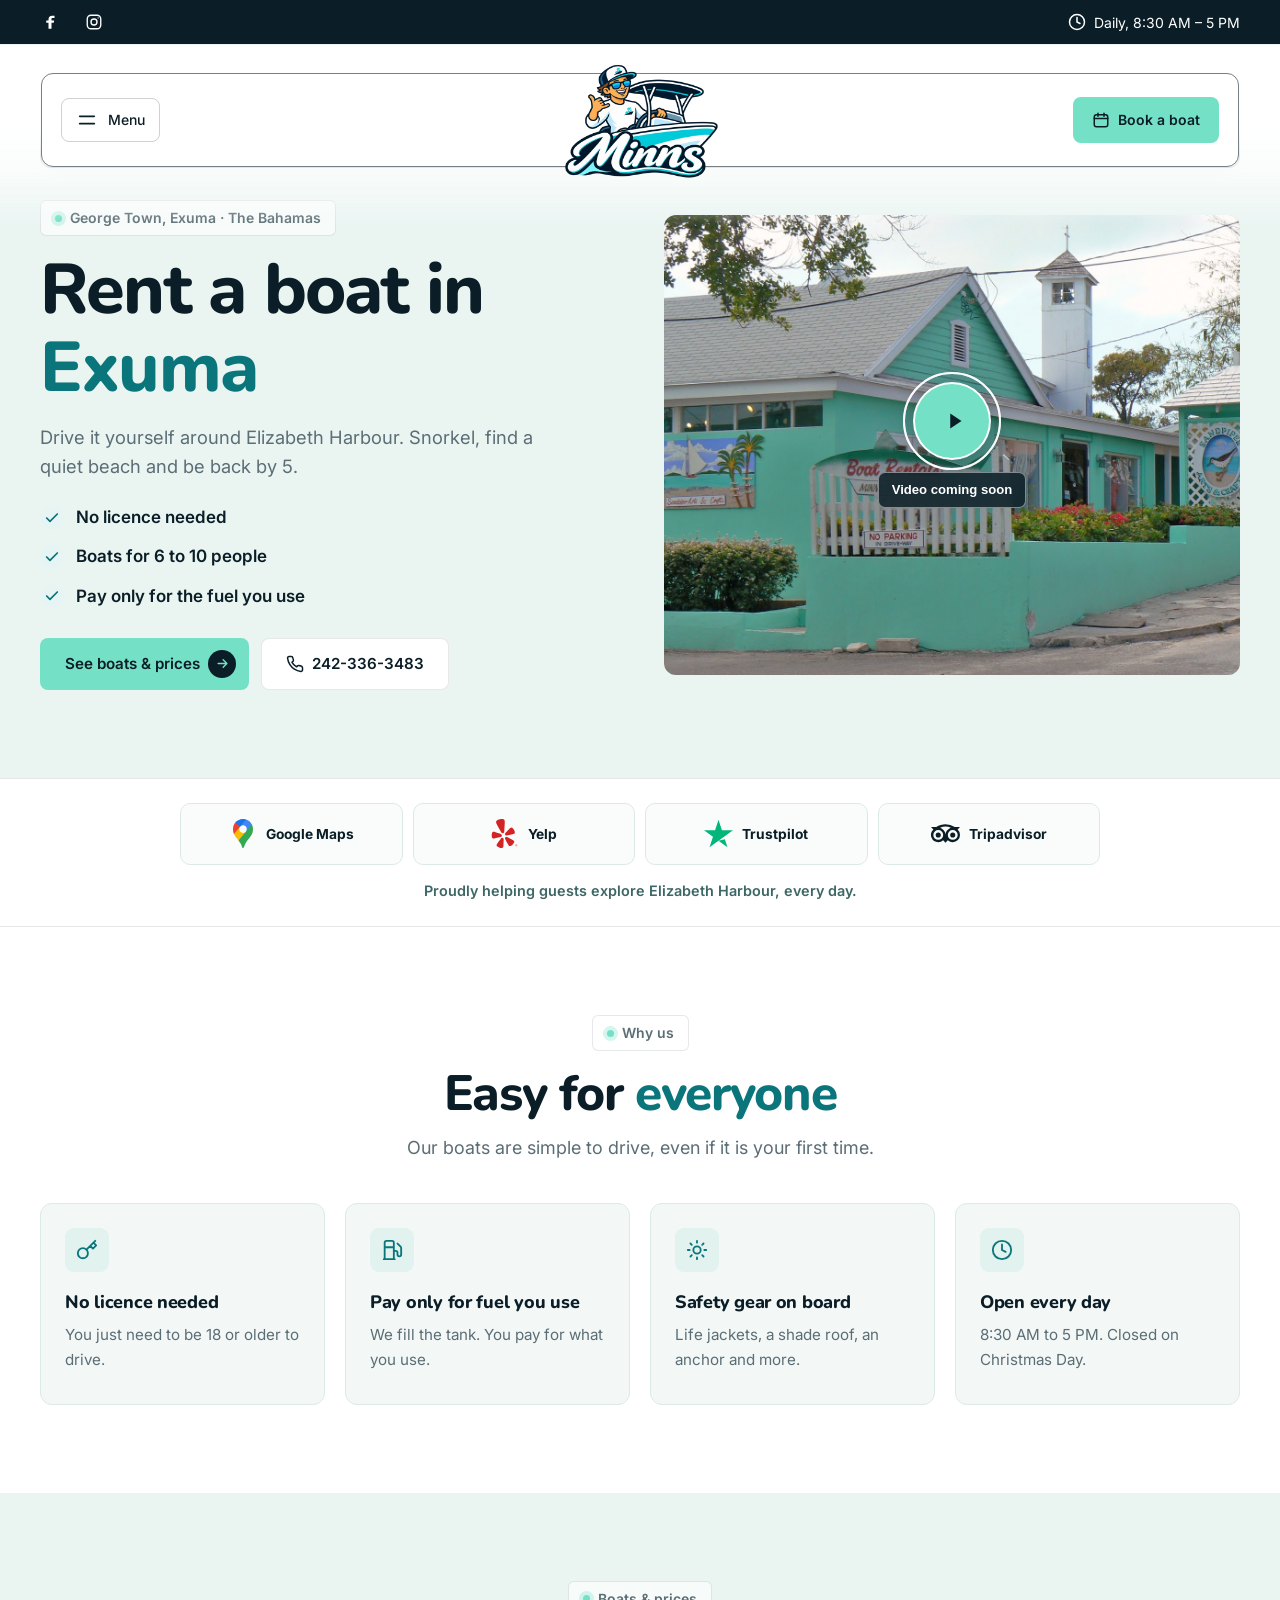
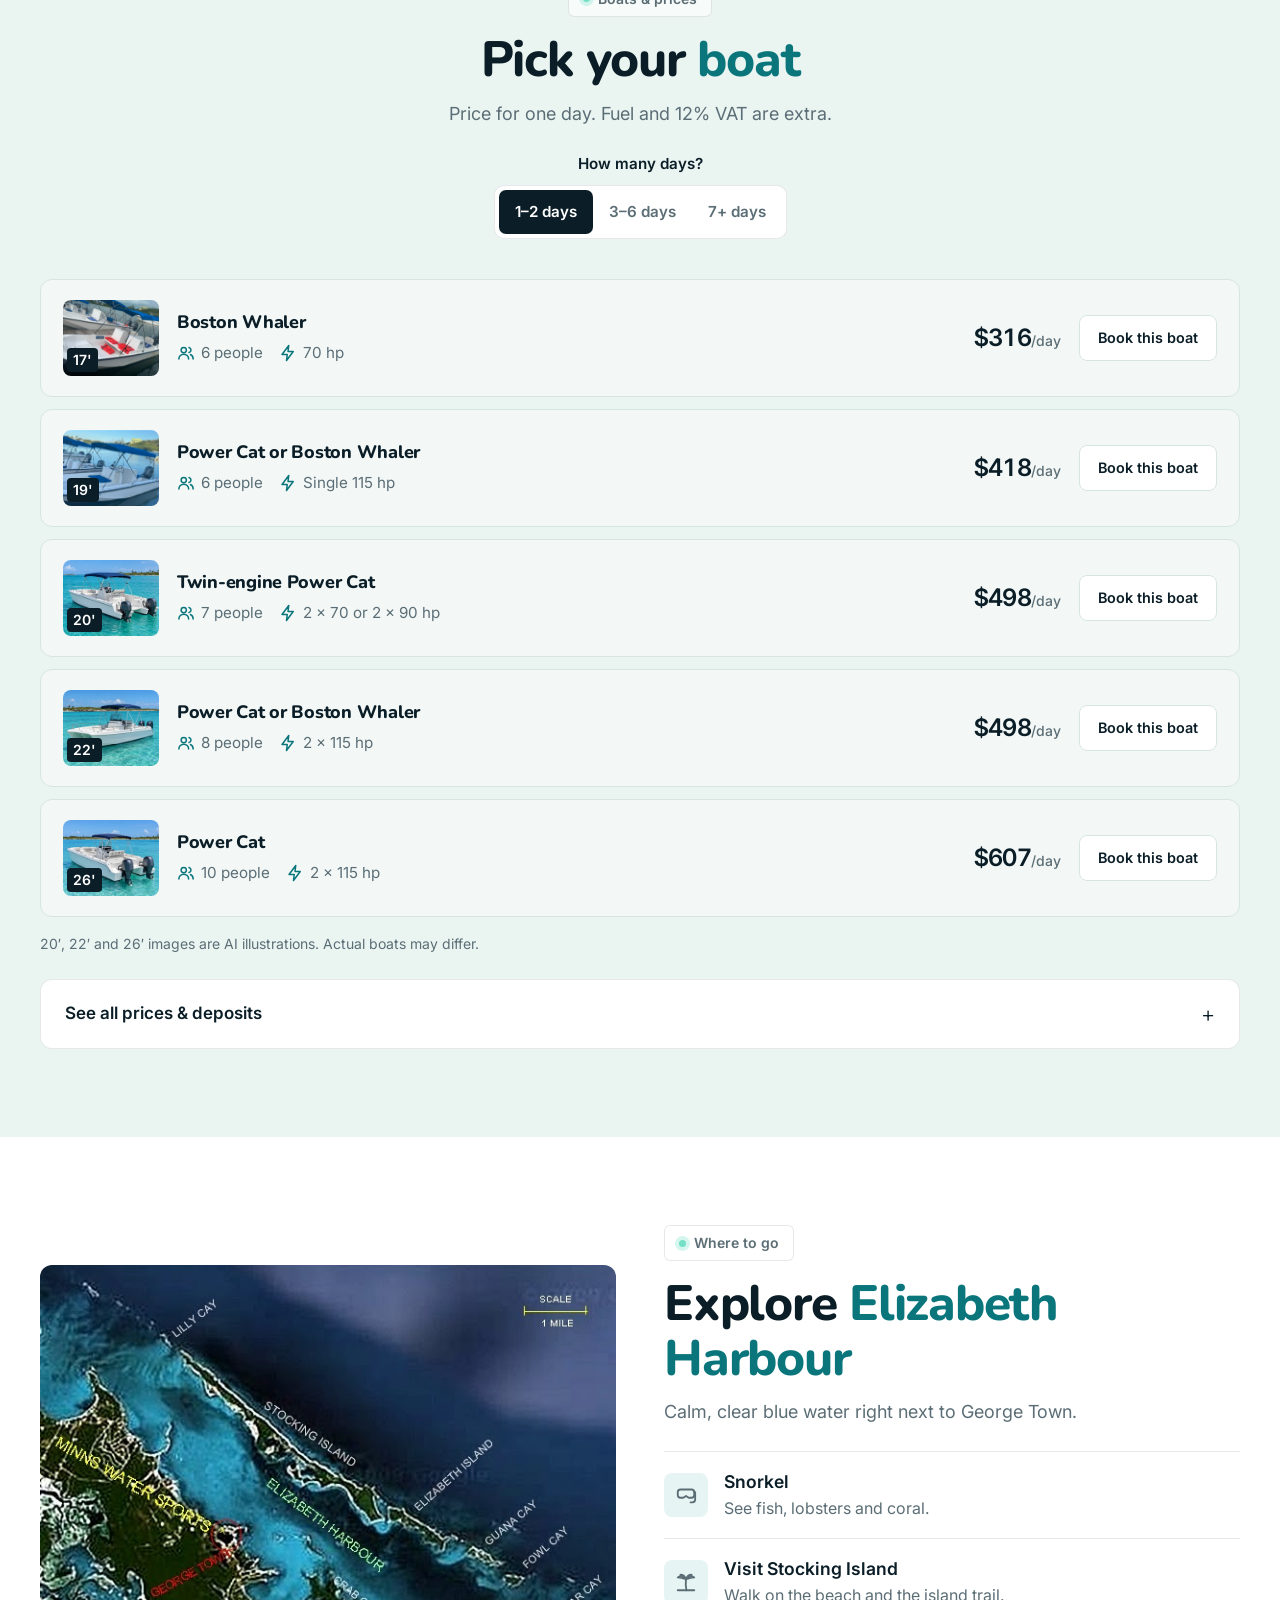
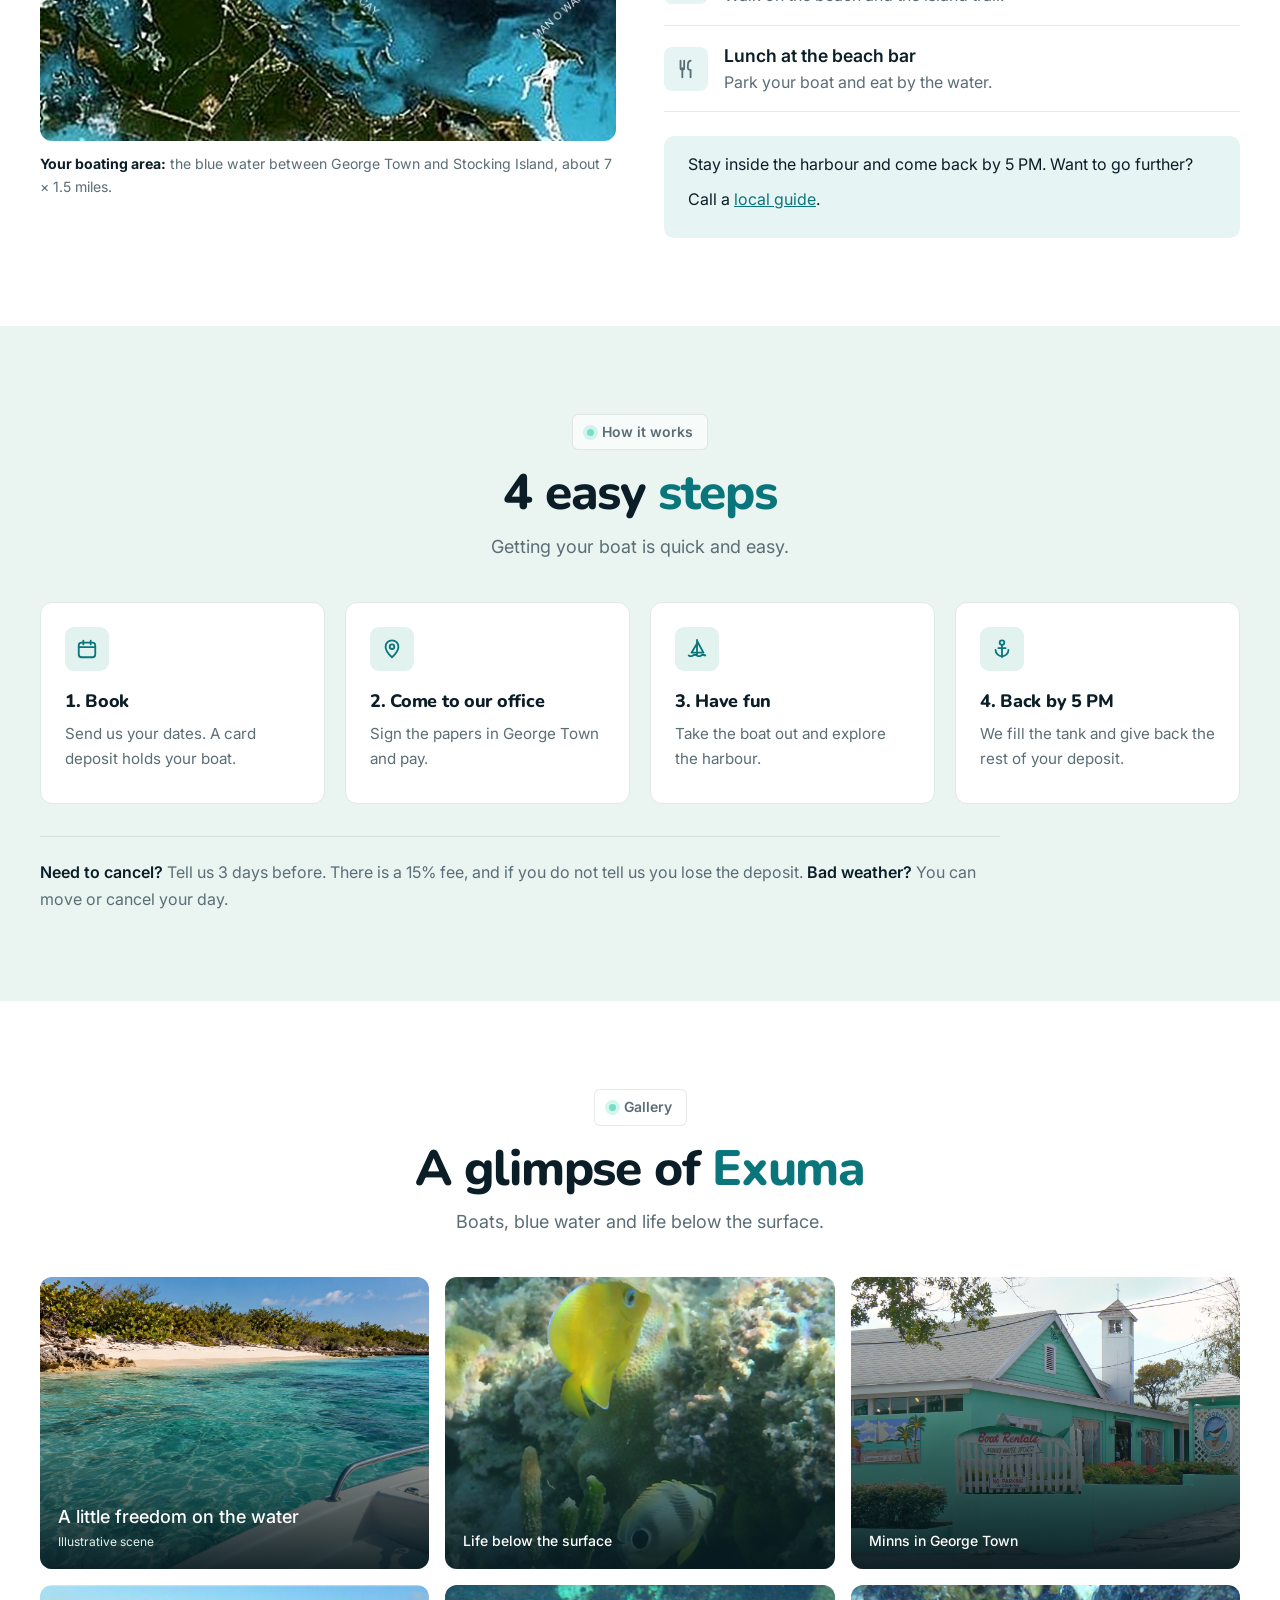
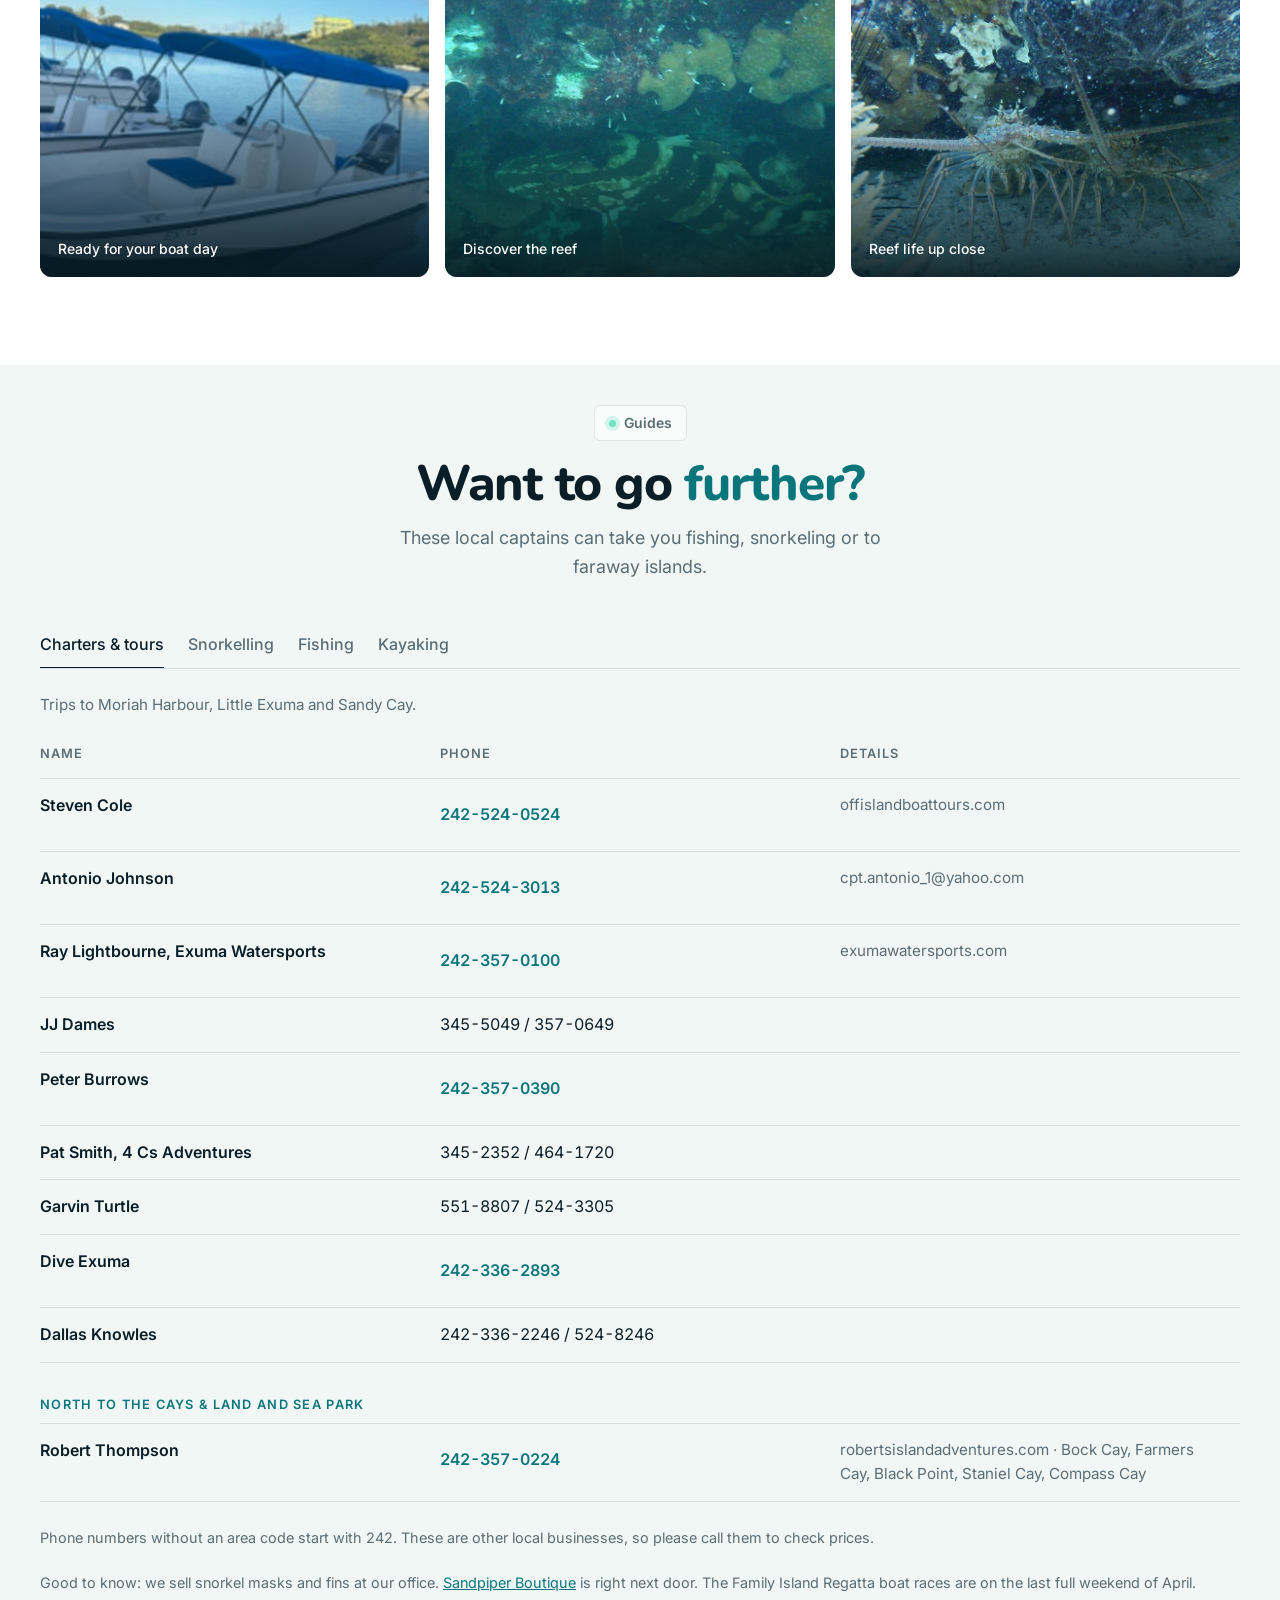
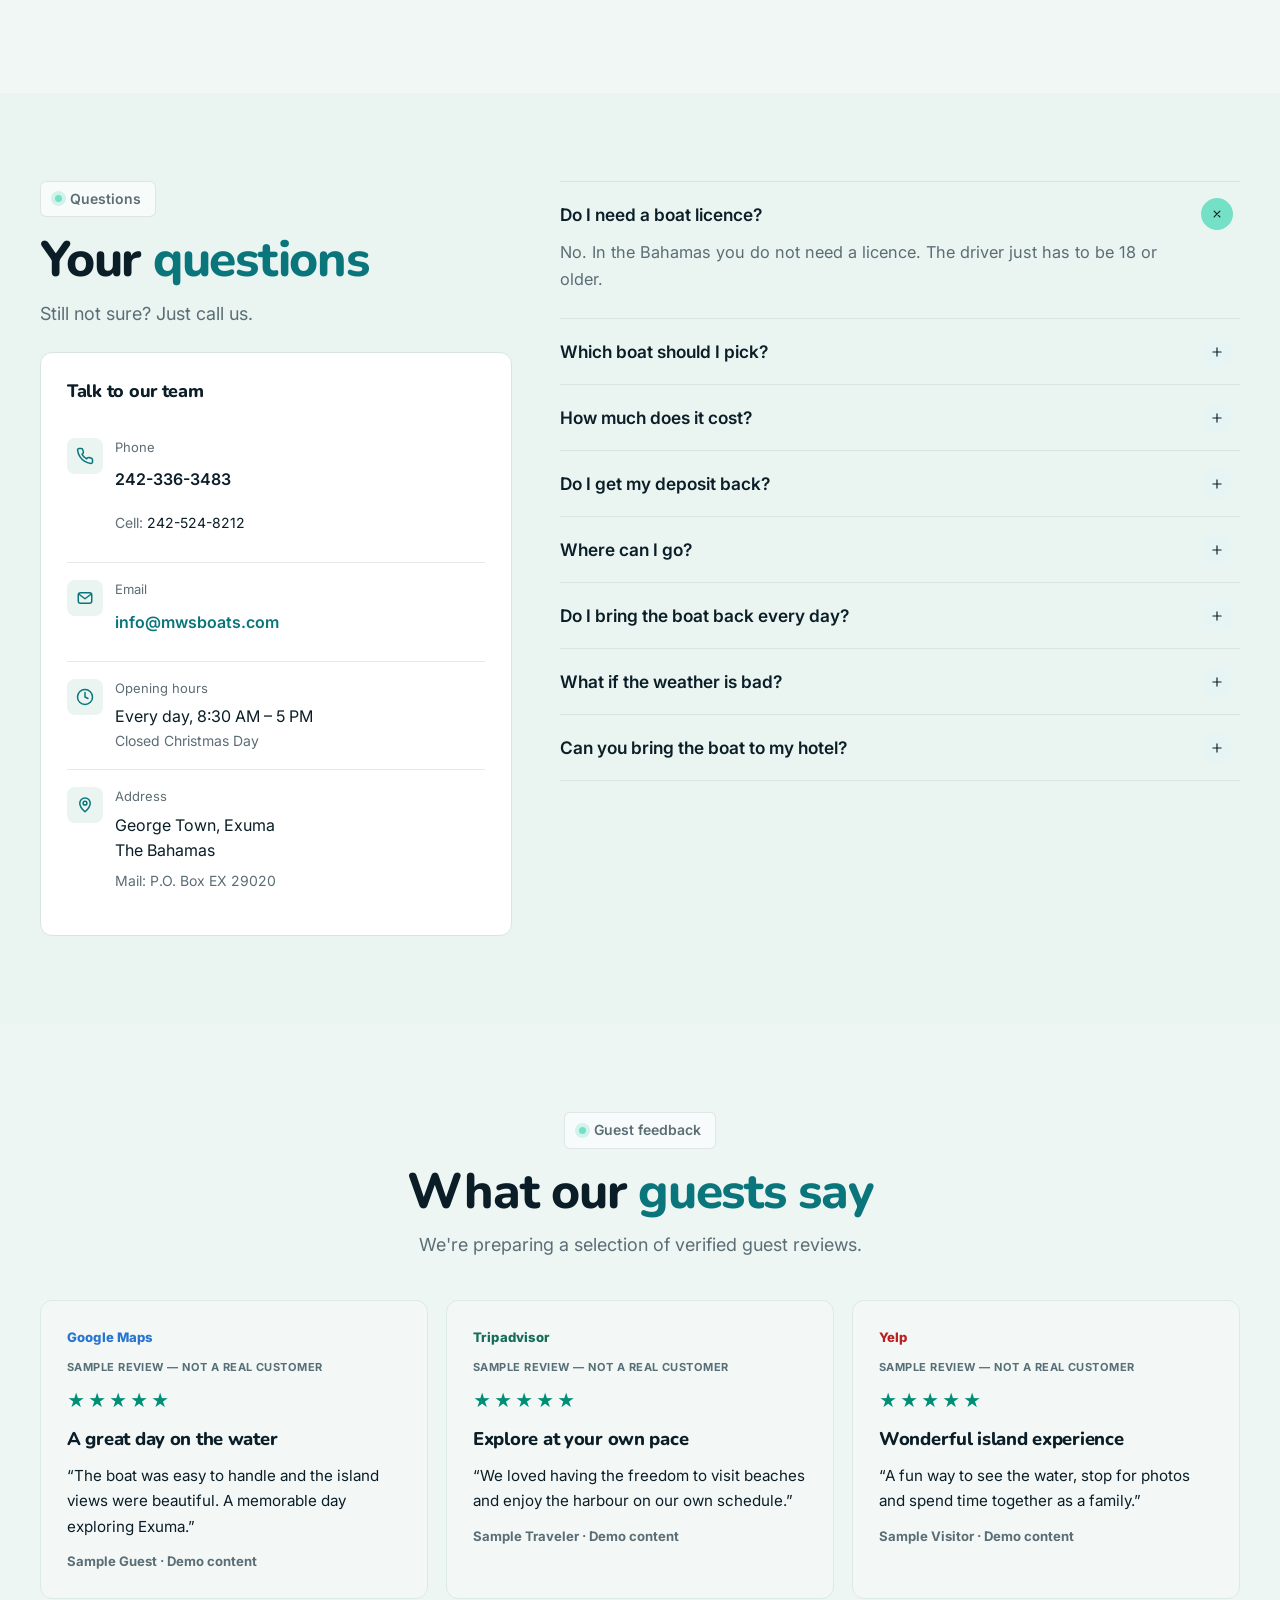
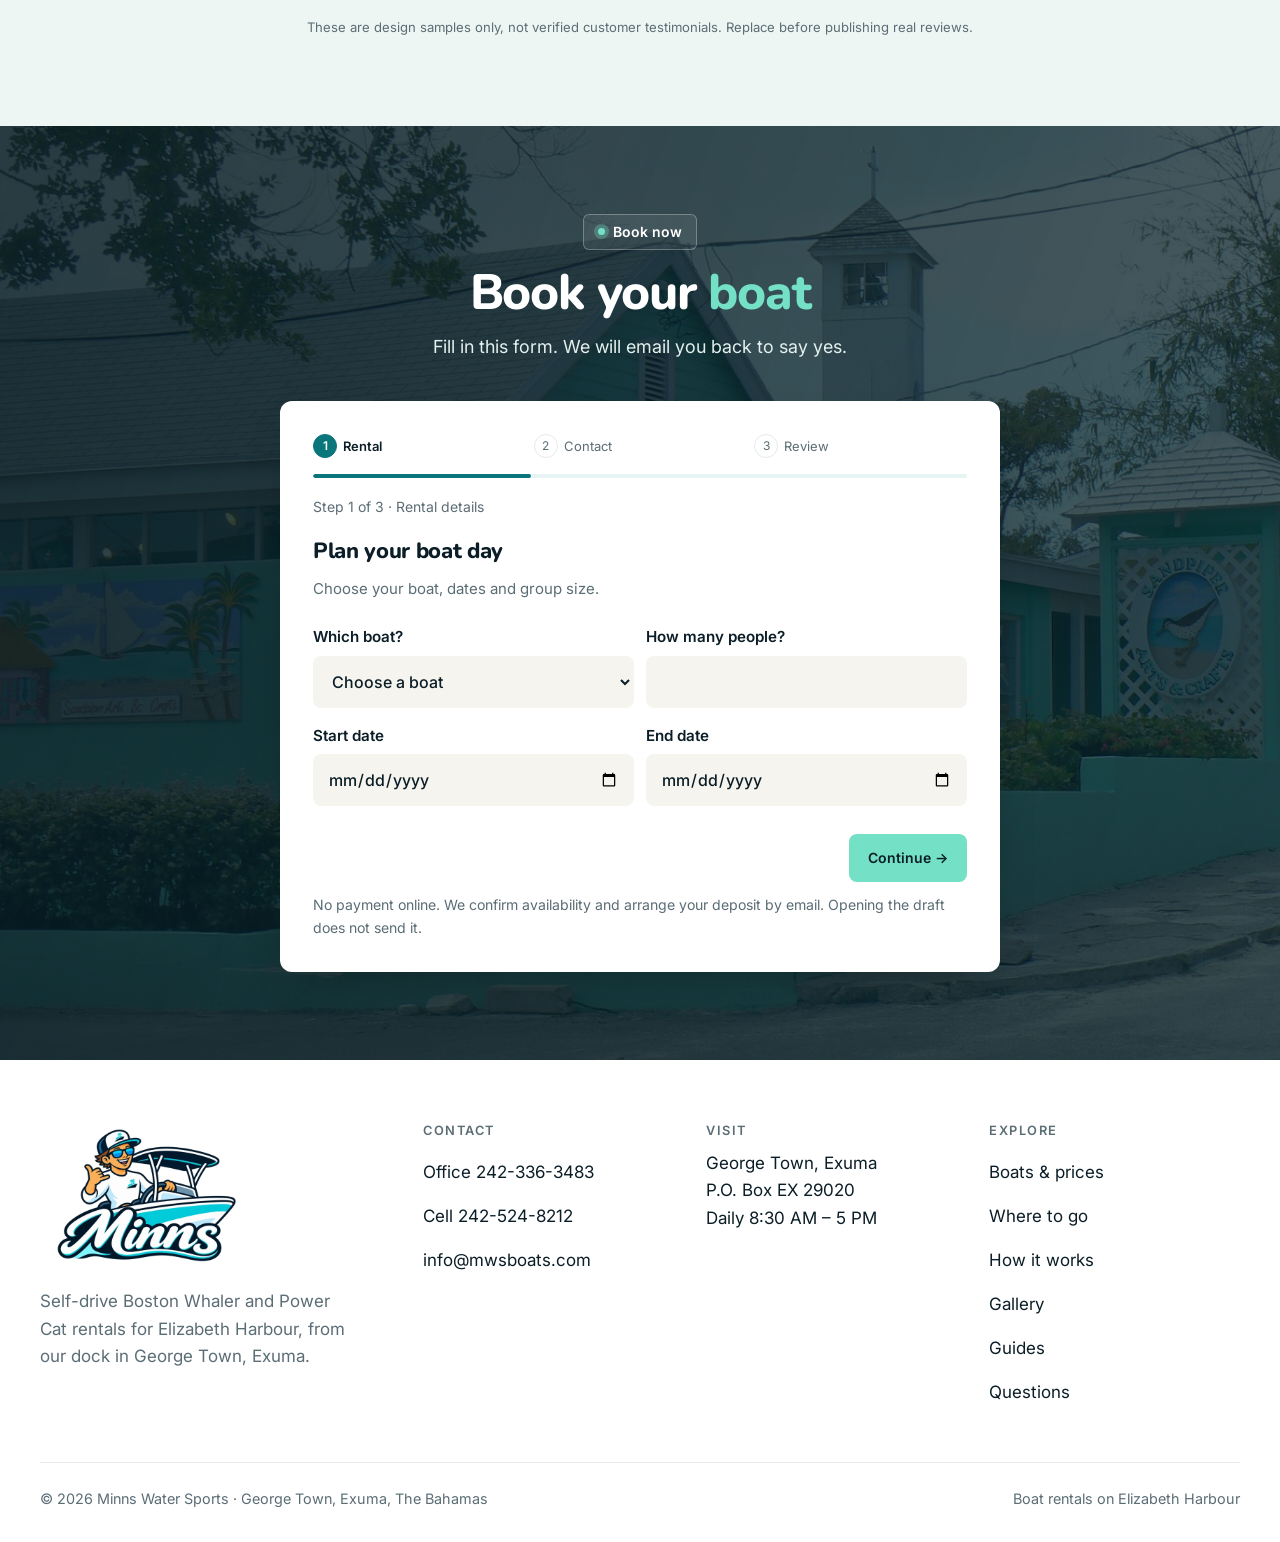
<file: index.html>
<!doctype html>
<html lang="en">
<head>
<meta charset="utf-8">
<meta name="viewport" content="width=device-width, initial-scale=1">
<title>Boat Rentals George Town, Exuma | Minns Water Sports (MWS Boats)</title>
<meta name="description" content="Self-drive boat rentals in George Town, Exuma, Bahamas. Boston Whalers and Power Cats from 17' to 26' for 6 to 10 people. Explore Elizabeth Harbour, Stocking Island and the reefs. Open daily 8:30 AM to 5 PM. Call 242-336-3483.">
<link rel="canonical" href="https://mwsboats.com/">
<meta name="robots" content="index, follow, max-image-preview:large">
<meta name="theme-color" content="#0b1e27">
<meta name="geo.region" content="BS-EX">
<meta name="geo.placename" content="George Town, Great Exuma, The Bahamas">

<meta property="og:type" content="website">
<meta property="og:site_name" content="Minns Water Sports">
<meta property="og:title" content="Minns Water Sports | Boat Rentals in George Town, Exuma">
<meta property="og:description" content="Rent your own Boston Whaler or Power Cat and explore Elizabeth Harbour: reefs, beaches, Stocking Island. Open daily 8:30 AM to 5 PM.">
<meta property="og:url" content="https://mwsboats.com/">
<meta property="og:image" content="https://mwsboats.com/assets/images/mws-george-town.jpg">
<meta name="twitter:card" content="summary_large_image">
<meta name="twitter:title" content="Minns Water Sports | Boat Rentals, George Town, Exuma">
<meta name="twitter:description" content="Your own boat on Elizabeth Harbour. Boston Whalers and Power Cats, 6 to 10 passengers, no licence needed.">
<meta name="twitter:image" content="https://mwsboats.com/assets/images/mws-george-town.jpg">

<link rel="icon" href="assets/favicon-minns.ico" sizes="any">
<link rel="icon" type="image/png" href="assets/favicon-minns.png" sizes="64x64">
<link rel="apple-touch-icon" href="assets/apple-touch-icon.png">
<link rel="preconnect" href="https://fonts.googleapis.com">
<link rel="preconnect" href="https://fonts.gstatic.com" crossorigin>
<link href="https://fonts.googleapis.com/css2?family=Inter+Tight:wght@500;600;700&family=Instrument+Serif:ital@0;1&family=Inter:wght@400;500;600&family=Nunito:wght@600;700;800&display=swap" rel="stylesheet">
<link rel="preload" as="image" href="assets/images/mws-george-town.jpg">
<link rel="stylesheet" href="assets/css/style.css">
<link rel="stylesheet" href="assets/css/layout.css">
<link rel="stylesheet" href="assets/css/booking-wizard.css">
<link rel="stylesheet" href="assets/css/gallery.css">
<link rel="stylesheet" href="assets/css/contact-booking.css">
<link rel="stylesheet" href="assets/css/header-menu.css">
<link rel="stylesheet" href="assets/css/mobile-header.css">
<link rel="stylesheet" href="assets/css/radius-refinement.css">
<link rel="stylesheet" href="assets/css/reviews.css">
<link rel="stylesheet" href="assets/css/mobile-polish.css">
<link rel="stylesheet" href="assets/css/section-contrast.css">
<link rel="stylesheet" href="assets/css/booking-offer.css">
<link rel="stylesheet" href="assets/css/header-fade.css">
<link rel="stylesheet" href="assets/css/component-refinements.css">
<link rel="stylesheet" href="assets/css/section-reveal.css">
<link rel="stylesheet" href="assets/css/mobile-breathing-room.css">
<link rel="stylesheet" href="assets/css/elevation-system.css">
<link rel="stylesheet" href="assets/css/nav-dropdown.css">
<link rel="stylesheet" href="assets/css/mobile-footer-fade.css">
<link rel="stylesheet" href="assets/css/boat-dialog.css">
<link rel="stylesheet" href="assets/css/hero-video-brands.css">
<script>document.documentElement.classList.add("js")</script>

<script type="application/ld+json">
{
  "@context": "https://schema.org",
  "@graph": [
    {
      "@type": "WebSite",
      "@id": "https://mwsboats.com/#website",
      "url": "https://mwsboats.com/",
      "name": "Minns Water Sports",
      "alternateName": ["MWS Boats", "MWS"],
      "inLanguage": "en"
    },
    {
      "@type": ["LocalBusiness", "TouristAttraction"],
      "@id": "https://mwsboats.com/#business",
      "name": "Minns Water Sports",
      "alternateName": "MWS Boats",
      "description": "Self-drive boat rental company in George Town, Exuma, Bahamas, renting Boston Whalers and Power Cats (17 to 26 feet) for day use inside Elizabeth Harbour. Open daily 8:30 AM to 5 PM, closed Christmas Day.",
      "url": "https://mwsboats.com/",
      "image": ["https://mwsboats.com/assets/images/mws-george-town.jpg", "https://mwsboats.com/assets/images/boat-19-whaler.jpg", "https://mwsboats.com/assets/images/boat-17-whaler.jpg"],
      "telephone": "+1-242-336-3483",
      "email": "info@mwsboats.com",
      "priceRange": "$243 to $607 per day plus fuel and VAT",
      "currenciesAccepted": "USD",
      "paymentAccepted": "Visa, Mastercard",
      "address": {
        "@type": "PostalAddress",
        "streetAddress": "P.O. Box EX 29020",
        "addressLocality": "George Town",
        "addressRegion": "Exuma",
        "addressCountry": "BS"
      },
      "areaServed": [
        {"@type": "Place", "name": "Elizabeth Harbour, Exuma"},
        {"@type": "Place", "name": "Stocking Island, Exuma"},
        {"@type": "City", "name": "George Town, Exuma"}
      ],
      "openingHoursSpecification": [{
        "@type": "OpeningHoursSpecification",
        "dayOfWeek": ["Monday","Tuesday","Wednesday","Thursday","Friday","Saturday","Sunday"],
        "opens": "08:30",
        "closes": "17:00"
      }],
      "knowsAbout": ["Boat rental", "Elizabeth Harbour", "Stocking Island", "Snorkeling in Exuma", "Boston Whaler", "Power Cat"],
      "hasOfferCatalog": {
        "@type": "OfferCatalog",
        "name": "Day boat rentals, Elizabeth Harbour",
        "itemListElement": [
          {"@type": "Offer", "name": "17' Boston Whaler rental (70 hp, 6 passengers)", "priceSpecification": {"@type": "UnitPriceSpecification", "price": 316.00, "priceCurrency": "USD", "unitText": "DAY", "description": "1 to 2 days; $272/day for 3 to 6 days; $243/day for 7+ days. Plus fuel and 12% VAT. Deposit $300."}, "priceValidUntil": "2027-09-19"},
          {"@type": "Offer", "name": "19' Power Cat / Boston Whaler rental (115 hp, 6 passengers)", "priceSpecification": {"@type": "UnitPriceSpecification", "price": 418.00, "priceCurrency": "USD", "unitText": "DAY", "description": "1 to 2 days; $360/day for 3 to 6 days; $330/day for 7+ days. Plus fuel and 12% VAT. Deposit $400."}, "priceValidUntil": "2027-09-19"},
          {"@type": "Offer", "name": "20' and 22' Power Cat / Boston Whaler rental (twin engines, 7 to 8 passengers)", "priceSpecification": {"@type": "UnitPriceSpecification", "price": 498.00, "priceCurrency": "USD", "unitText": "DAY", "description": "1 to 2 days; $450/day for 3 to 6 days; $410/day for 7+ days. Plus fuel and 12% VAT. Deposit $400."}, "priceValidUntil": "2027-09-19"},
          {"@type": "Offer", "name": "26' Power Cat rental (2 x 115 hp, 10 passengers)", "priceSpecification": {"@type": "UnitPriceSpecification", "price": 607.00, "priceCurrency": "USD", "unitText": "DAY", "description": "1 to 2 days; $538/day for 3 to 6 days; $483/day for 7+ days. Plus fuel and 12% VAT. Deposit $400."}, "priceValidUntil": "2027-09-19"}
        ]
      }
    },
    {
      "@type": "FAQPage",
      "@id": "https://mwsboats.com/#faq",
      "mainEntity": [
        {"@type": "Question", "name": "Do I need a boat licence?", "acceptedAnswer": {"@type": "Answer", "text": "No. In the Bahamas you do not need a licence. The driver just has to be 18 or older."}},
        {"@type": "Question", "name": "Which boat should I pick?", "acceptedAnswer": {"@type": "Answer", "text": "Pick by how many people are coming: the 17' and 19' boats fit 6, the 20' fits 7, the 21' and 22' fit 8, and the 26' fits 10."}},
        {"@type": "Question", "name": "How much does it cost?", "acceptedAnswer": {"@type": "Answer", "text": "From $316 to $607 a day. Rent for more days and each day costs less. You also pay for the fuel you use, plus 12% VAT (no VAT on the deposit)."}},
        {"@type": "Question", "name": "Do I get my deposit back?", "acceptedAnswer": {"@type": "Answer", "text": "Yes. When you bring the boat back, we fill the tank, take the fuel cost from your deposit and give you the rest back."}},
        {"@type": "Question", "name": "Where can I go?", "acceptedAnswer": {"@type": "Answer", "text": "Anywhere inside Elizabeth Harbour, about 7 by 1.5 miles, from Lilly Cay to Man O War Cay. To go further, book a local charter."}},
        {"@type": "Question", "name": "Do I bring the boat back every day?", "acceptedAnswer": {"@type": "Answer", "text": "Yes. Every boat must be back at our dock by 5 PM each day, even on longer rentals."}},
        {"@type": "Question", "name": "What if the weather is bad?", "acceptedAnswer": {"@type": "Answer", "text": "You can move your rental to another day or cancel it before you go out."}},
        {"@type": "Question", "name": "Can you bring the boat to my hotel?", "acceptedAnswer": {"@type": "Answer", "text": "No. Come to our office in George Town to sign the papers and pick up your boat."}}
      ]
    }
  ]
}
</script>
</head>
<body>
<a class="skip" href="#main">Skip to content</a>

<svg width="0" height="0" style="position:absolute" aria-hidden="true">
  <symbol id="i-phone" viewBox="0 0 24 24"><path fill="none" stroke="currentColor" stroke-width="2" stroke-linecap="round" stroke-linejoin="round" d="M22 16.9v3a2 2 0 0 1-2.2 2 19.8 19.8 0 0 1-8.6-3.1 19.5 19.5 0 0 1-6-6A19.8 19.8 0 0 1 2.1 4.2 2 2 0 0 1 4.1 2h3a2 2 0 0 1 2 1.7c.1.9.4 1.8.7 2.7a2 2 0 0 1-.5 2.1L8 9.8a16 16 0 0 0 6 6l1.3-1.3a2 2 0 0 1 2.1-.4c.9.3 1.8.6 2.7.7a2 2 0 0 1 1.7 2z"/></symbol>
  <symbol id="i-check" viewBox="0 0 24 24"><path fill="none" stroke="currentColor" stroke-width="2.6" stroke-linecap="round" stroke-linejoin="round" d="M20 6 9 17l-5-5"/></symbol>
  <symbol id="i-arrow" viewBox="0 0 24 24"><path fill="none" stroke="currentColor" stroke-width="2.2" stroke-linecap="round" stroke-linejoin="round" d="M5 12h14M13 6l6 6-6 6"/></symbol>
  <symbol id="i-left" viewBox="0 0 24 24"><path fill="none" stroke="currentColor" stroke-width="2.2" stroke-linecap="round" stroke-linejoin="round" d="M19 12H5M11 6l-6 6 6 6"/></symbol>
  <symbol id="i-clock" viewBox="0 0 24 24"><g fill="none" stroke="currentColor" stroke-width="2" stroke-linecap="round"><circle cx="12" cy="12" r="10"/><path d="M12 6v6l4 2"/></g></symbol>
  <symbol id="i-key" viewBox="0 0 24 24"><g fill="none" stroke="currentColor" stroke-width="2" stroke-linecap="round" stroke-linejoin="round"><circle cx="7.5" cy="15.5" r="5.5"/><path d="m21 2-9.6 9.6M15.5 7.5l3 3L22 7l-3-3"/></g></symbol>
  <symbol id="i-fuel" viewBox="0 0 24 24"><g fill="none" stroke="currentColor" stroke-width="2" stroke-linecap="round" stroke-linejoin="round"><path d="M3 22h12M4 9h10M14 22V4a2 2 0 0 0-2-2H6a2 2 0 0 0-2 2v18"/><path d="M14 13h2a2 2 0 0 1 2 2v2a2 2 0 0 0 4 0V9.8a2 2 0 0 0-.6-1.4L18 5"/></g></symbol>
  <symbol id="i-sun" viewBox="0 0 24 24"><g fill="none" stroke="currentColor" stroke-width="2" stroke-linecap="round"><circle cx="12" cy="12" r="4"/><path d="M12 2v2M12 20v2M4.9 4.9l1.4 1.4M17.7 17.7l1.4 1.4M2 12h2M20 12h2M4.9 19.1l1.4-1.4M17.7 6.3l1.4-1.4"/></g></symbol>
  <symbol id="i-mask" viewBox="0 0 24 24"><g fill="none" stroke="currentColor" stroke-width="2" stroke-linecap="round" stroke-linejoin="round"><path d="M3 9a3 3 0 0 1 3-3h12a3 3 0 0 1 3 3v3a3 3 0 0 1-3 3h-3l-3-2-3 2H6a3 3 0 0 1-3-3z"/><path d="M21 9h1v8a3 3 0 0 1-3 3h-2"/></g></symbol>
  <symbol id="i-bag" viewBox="0 0 24 24"><g fill="none" stroke="currentColor" stroke-width="2" stroke-linecap="round" stroke-linejoin="round"><path d="M6 2 3 6v14a2 2 0 0 0 2 2h14a2 2 0 0 0 2-2V6l-3-4z"/><path d="M3 6h18M16 10a4 4 0 0 1-8 0"/></g></symbol>
  <symbol id="i-sail" viewBox="0 0 24 24"><g fill="none" stroke="currentColor" stroke-width="2" stroke-linecap="round" stroke-linejoin="round"><path d="M12 2v16M12 3l7 13h-7M12 6 6 16h6"/><path d="M3 19c1.5 1 3 1 4.5 0s3-1 4.5 0 3 1 4.5 0 3-1 4.5 0"/></g></symbol>
  <symbol id="i-cal" viewBox="0 0 24 24"><g fill="none" stroke="currentColor" stroke-width="2" stroke-linecap="round" stroke-linejoin="round"><rect x="3" y="5" width="18" height="16" rx="3"/><path d="M8 3v4M16 3v4M3 10h18"/></g></symbol>
  <symbol id="i-pin" viewBox="0 0 24 24"><g fill="none" stroke="currentColor" stroke-width="2" stroke-linecap="round" stroke-linejoin="round"><path d="M12 21s-7-6.2-7-11.5A7 7 0 0 1 19 9.5C19 14.8 12 21 12 21z"/><circle cx="12" cy="9.5" r="2.5"/></g></symbol>
  <symbol id="i-anchor" viewBox="0 0 24 24"><g fill="none" stroke="currentColor" stroke-width="2" stroke-linecap="round" stroke-linejoin="round"><circle cx="12" cy="5" r="2.5"/><path d="M12 7.5V21M5 13a7 7 0 0 0 14 0M8 11h8"/></g></symbol>
  <symbol id="i-users" viewBox="0 0 24 24"><g fill="none" stroke="currentColor" stroke-width="2" stroke-linecap="round" stroke-linejoin="round"><circle cx="9" cy="8" r="3.5"/><path d="M2.5 20a6.5 6.5 0 0 1 13 0"/><path d="M16 4.6a3.5 3.5 0 0 1 0 6.8M18 14a6.5 6.5 0 0 1 3.5 6"/></g></symbol>
  <symbol id="i-bolt" viewBox="0 0 24 24"><path fill="none" stroke="currentColor" stroke-width="2" stroke-linejoin="round" d="M13 2 4 14h7l-1 8 9-12h-7z"/></symbol>
  <symbol id="i-palm" viewBox="0 0 24 24"><g fill="none" stroke="currentColor" stroke-width="2" stroke-linecap="round" stroke-linejoin="round"><path d="M12 9c-.5 4-.5 8 .5 12"/><path d="M12 9C10 5 6 5 3 7c3 0 6 1 9 2zM12 9c2-4 6-4 9-2-3 0-6 1-9 2zM12 9c-1-3-3-5-6-5M12 9c1-3 3-5 6-5"/><path d="M3 21h18"/></g></symbol>
  <symbol id="i-food" viewBox="0 0 24 24"><g fill="none" stroke="currentColor" stroke-width="2" stroke-linecap="round" stroke-linejoin="round"><path d="M6 3v8a2 2 0 0 0 4 0V3M8 11v10M17 3c-2 0-3 2-3 6s1 4 3 4v8"/></g></symbol>
  <symbol id="i-mail" viewBox="0 0 24 24"><g fill="none" stroke="currentColor" stroke-width="2" stroke-linecap="round" stroke-linejoin="round"><rect x="3" y="5" width="18" height="14" rx="3"/><path d="m4 7 8 6 8-6"/></g></symbol>
  <symbol id="logo" viewBox="0 0 64 64"><rect width="64" height="64" rx="20" fill="#74e0c6"/><path d="M15 34 H45 Q51 34 54 29 L51 39 Q46 43 35 43 H21 Q17 43 15 39 Z" fill="#0b1e27"/><path d="M27 34 L29 20 M40 34 L38 20" stroke="#0b1e27" stroke-width="2.4" stroke-linecap="round"/><path d="M24 21 Q33 15 43 21" fill="none" stroke="#0b1e27" stroke-width="3.4" stroke-linecap="round"/><path d="M10 50 q5.5-4 11 0 t11 0 t11 0 t11 0" fill="none" stroke="#0b1e27" stroke-width="2.6" stroke-linecap="round" opacity=".55"/></symbol>
</svg>

  <div class="announcement" aria-label="Social media and opening hours">
    <div class="wrap announcement__in">
      <div class="announcement__social">
        <a href="#" aria-label="Facebook"><svg viewBox="0 0 24 24" aria-hidden="true"><path fill="currentColor" d="M14 21v-8h3l.5-3H14V8c0-.9.3-1.5 1.6-1.5H18V3.8c-.4-.1-1.8-.3-3.2-.3-3.1 0-4.8 1.8-4.8 5V10H7v3h3v8z"/></svg></a>
        <a href="#" aria-label="Instagram"><svg viewBox="0 0 24 24" fill="none" stroke="currentColor" stroke-width="1.8" aria-hidden="true"><rect x="3" y="3" width="18" height="18" rx="5"/><circle cx="12" cy="12" r="4"/><circle cx="17.5" cy="6.5" r=".8" fill="currentColor" stroke="none"/></svg></a>
      </div>
      <p class="announcement__hours"><svg aria-hidden="true"><use href="#i-clock"/></svg><span>Daily, 8:30 AM – 5 PM</span></p>
    </div>
  </div>
<header class="nav" id="nav">
  <div class="wrap nav__in">
    <button class="nav__toggle" type="button" aria-label="Open menu" aria-haspopup="true" aria-controls="siteMenu" aria-expanded="false" disabled><svg class="nav__icon-open" viewBox="0 0 24 24" aria-hidden="true"><path fill="none" stroke="currentColor" stroke-width="1.8" stroke-linecap="round" d="M4 8h16M4 16h16"/></svg><svg class="nav__icon-close" viewBox="0 0 24 24" aria-hidden="true"><path fill="none" stroke="currentColor" stroke-width="1.8" stroke-linecap="round" d="m6 6 12 12M18 6 6 18"/></svg><span>Menu</span></button>
    <a class="nav__brand" href="#top" aria-label="Minns Water Sports home"><img src="assets/images/minns-logo-transparent.webp" alt="Minns Water Sports" width="600" height="400" decoding="async" fetchpriority="high"></a>
    <a class="btn btn--mint nav__book" href="#reserve" aria-label="Book a boat"><svg aria-hidden="true"><use href="#i-cal"/></svg><span class="nav__book-label">Book a boat</span><span class="nav__book-short" aria-hidden="true">Book</span></a>
  </div>
  <nav class="nav-dropdown" id="siteMenu" aria-label="Main navigation" hidden>
    <ul class="nav-dropdown__links">
      <li><a href="#fleet">Boats &amp; prices</a></li>
      <li><a href="#harbour">Where to go</a></li>
      <li><a href="#gallery">Gallery</a></li>
      <li><a href="#reviews">Reviews</a></li>
      <li><a href="#faq">FAQs</a></li>
    </ul>
    <a class="nav-dropdown__cta" href="#reserve">
      <span>Book your boat</span>
      <svg viewBox="0 0 24 24" aria-hidden="true"><path fill="none" stroke="currentColor" stroke-width="1.8" stroke-linecap="round" stroke-linejoin="round" d="M5 12h14M13 6l6 6-6 6"/></svg>
    </a>
  </nav>
</header>
<div class="menu-backdrop" id="menuBackdrop" aria-hidden="true" hidden></div>
<noscript><nav class="header-fallback wrap" aria-label="Main navigation"><a href="#fleet">Boats &amp; prices</a><a href="#harbour">Where to go</a><a href="#gallery">Gallery</a><a href="#reserve">Book a boat</a></nav></noscript>


<main id="main">
<section class="hero" id="top">
  <div class="wrap hero__grid">
    <div class="hero__text">
      <span class="tag">George Town, Exuma · The Bahamas</span>
      <h1>Rent a boat in <span class="it">Exuma</span></h1>
      <p class="hero__sub">Drive it yourself around Elizabeth Harbour. Snorkel, find a quiet beach and be back by 5.</p>
      <ul class="hero__list">
        <li><svg aria-hidden="true"><use href="#i-check"/></svg>No licence needed</li>
        <li><svg aria-hidden="true"><use href="#i-check"/></svg>Boats for 6 to 10 people</li>
        <li><svg aria-hidden="true"><use href="#i-check"/></svg>Pay only for the fuel you use</li>
      </ul>
      <div class="hero__ctas">
        <a class="btn btn--mint" href="#fleet">See boats &amp; prices <span class="arr"><svg aria-hidden="true"><use href="#i-arrow"/></svg></span></a>
        <a class="btn btn--line" href="tel:+12423363483"><svg aria-hidden="true"><use href="#i-phone"/></svg>242-336-3483</a>
      </div>
    </div>
    <div class="hero__media">
      <img class="hero__img" src="assets/images/mws-george-town.jpg" alt="Minns Water Sports boat rental office in George Town, Exuma" width="1600" height="1002" fetchpriority="high">
      <button class="hero-video-launch" id="heroVideoLaunch" type="button" aria-controls="heroVideoNotice" aria-expanded="false" aria-label="Video preview, coming soon">
        <span class="hero-video-launch__circle" aria-hidden="true">
          <svg viewBox="0 0 24 24" fill="none" aria-hidden="true"><path d="m9 6 9 6-9 6V6Z" fill="currentColor"/></svg>
        </span>
        <span class="hero-video-launch__label">Video coming soon</span>
      </button>
      <p class="hero-video-notice" id="heroVideoNotice" role="status" aria-live="polite" hidden>Our Exuma video is coming soon. There is no video available to play yet.</p>
    </div>
  </div>
</section>

<section class="review-platforms" aria-label="Travel and review platform logos">
  <div class="wrap review-platforms__inner">
    <div class="review-platforms__links" aria-label="Platform logos">
      <div class="review-platforms__link"><img class="review-platforms__logo" src="assets/images/brands/google-maps.svg" alt="" width="30" height="30" loading="lazy" decoding="async"><span>Google Maps</span></div>
      <div class="review-platforms__link"><img class="review-platforms__logo" src="assets/images/brands/yelp.svg" alt="" width="30" height="30" loading="lazy" decoding="async"><span>Yelp</span></div>
      <div class="review-platforms__link"><img class="review-platforms__logo" src="assets/images/brands/trustpilot.svg" alt="" width="30" height="30" loading="lazy" decoding="async"><span>Trustpilot</span></div>
      <div class="review-platforms__link"><img class="review-platforms__logo" src="assets/images/brands/tripadvisor.svg" alt="" width="30" height="30" loading="lazy" decoding="async"><span>Tripadvisor</span></div>
    </div>
    <p class="review-platforms__facts">Proudly helping guests explore Elizabeth Harbour, every day.</p>
  </div>
</section>

<section class="sec sec--white" aria-labelledby="why-h">
  <div class="wrap">
    <div class="head head--center">
      <div><span class="tag rv">Why us</span><h2 id="why-h" class="rv">Easy for <span class="it">everyone</span></h2><p class="lead rv">Our boats are simple to drive, even if it is your first time.</p></div>
    </div>
    <div class="cards feats">
      <div class="rv"><span class="ic"><svg aria-hidden="true"><use href="#i-key"/></svg></span><h3>No licence needed</h3><p>You just need to be 18 or older to drive.</p></div>
      <div class="rv rv-d1"><span class="ic"><svg aria-hidden="true"><use href="#i-fuel"/></svg></span><h3>Pay only for fuel you use</h3><p>We fill the tank. You pay for what you use.</p></div>
      <div class="rv rv-d2"><span class="ic"><svg aria-hidden="true"><use href="#i-sun"/></svg></span><h3>Safety gear on board</h3><p>Life jackets, a shade roof, an anchor and more.</p></div>
      <div class="rv rv-d3"><span class="ic"><svg aria-hidden="true"><use href="#i-clock"/></svg></span><h3>Open every day</h3><p>8:30 AM to 5 PM. Closed on Christmas Day.</p></div>
    </div>
  </div>
</section>

<section class="sec" id="fleet" aria-labelledby="fleet-h">
  <div class="wrap">
    <div class="head head--center">
      <div><span class="tag rv">Boats &amp; prices</span><h2 id="fleet-h" class="rv">Pick your <span class="it">boat</span></h2><p class="lead rv">Price for one day. Fuel and 12% VAT are extra.</p></div>
      <div class="seg-box rv"><span class="seg-label">How many days?</span><div class="seg" role="group" aria-label="How many days">
        <button type="button" data-tier="0" aria-pressed="true">1–2 days</button>
        <button type="button" data-tier="1" aria-pressed="false">3–6 days</button>
        <button type="button" data-tier="2" aria-pressed="false">7+ days</button>
      </div></div>
    </div>
    <div class="fleet-list">
        <ul class="boats">
          <li class="boat" data-photo="17">
            <span class="boat__size boat__size--photo"><img src="assets/images/boat-17-whaler.jpg" alt="17-foot Boston Whaler" width="556" height="360" loading="lazy" decoding="async"><span>17'</span></span>
            <div><h3>Boston Whaler</h3><ul class="boat__meta"><li><svg aria-hidden="true"><use href="#i-users"/></svg>6 people</li><li><svg aria-hidden="true"><use href="#i-bolt"/></svg>70 hp</li></ul></div>
            <div class="boat__right"><div class="boat__price" data-rates="316,272,243">$316<small>/day</small></div><a class="btn btn--line" href="#reserve" data-boat="17">Book this boat</a></div>
          </li>
          <li class="boat" data-photo="19">
            <span class="boat__size boat__size--photo"><img src="assets/images/boat-19-whaler.jpg" alt="19-foot Boston Whaler" width="590" height="310" loading="lazy" decoding="async"><span>19'</span></span>
            <div><h3>Power Cat or Boston Whaler</h3><ul class="boat__meta"><li><svg aria-hidden="true"><use href="#i-users"/></svg>6 people</li><li><svg aria-hidden="true"><use href="#i-bolt"/></svg>Single 115 hp</li></ul></div>
            <div class="boat__right"><div class="boat__price" data-rates="418,360,330">$418<small>/day</small></div><a class="btn btn--line" href="#reserve" data-boat="19">Book this boat</a></div>
          </li>
          <li class="boat">
            <span class="boat__size boat__size--photo"><img src="assets/images/generated-boat-20.webp" alt="Illustration of a 20-foot power catamaran; actual boat may differ" width="480" height="360" loading="lazy" decoding="async"><span>20'</span></span>
            <div><h3>Twin-engine Power Cat</h3><ul class="boat__meta"><li><svg aria-hidden="true"><use href="#i-users"/></svg>7 people</li><li><svg aria-hidden="true"><use href="#i-bolt"/></svg>2 x 70 or 2 x 90 hp</li></ul></div>
            <div class="boat__right"><div class="boat__price" data-rates="498,450,410">$498<small>/day</small></div><a class="btn btn--line" href="#reserve" data-boat="20">Book this boat</a></div>
          </li>
          <li class="boat">
            <span class="boat__size boat__size--photo"><img src="assets/images/generated-boat-22.webp" alt="Illustration of a 22-foot power catamaran; actual boat may differ" width="480" height="360" loading="lazy" decoding="async"><span>22'</span></span>
            <div><h3>Power Cat or Boston Whaler</h3><ul class="boat__meta"><li><svg aria-hidden="true"><use href="#i-users"/></svg>8 people</li><li><svg aria-hidden="true"><use href="#i-bolt"/></svg>2 x 115 hp</li></ul></div>
            <div class="boat__right"><div class="boat__price" data-rates="498,450,410">$498<small>/day</small></div><a class="btn btn--line" href="#reserve" data-boat="22">Book this boat</a></div>
          </li>
          <li class="boat">
            <span class="boat__size boat__size--photo"><img src="assets/images/generated-boat-26.webp" alt="Illustration of a 26-foot power catamaran; actual boat may differ" width="480" height="360" loading="lazy" decoding="async"><span>26'</span></span>
            <div><h3>Power Cat</h3><ul class="boat__meta"><li><svg aria-hidden="true"><use href="#i-users"/></svg>10 people</li><li><svg aria-hidden="true"><use href="#i-bolt"/></svg>2 x 115 hp</li></ul></div>
            <div class="boat__right"><div class="boat__price" data-rates="607,538,483">$607<small>/day</small></div><a class="btn btn--line" href="#reserve" data-boat="26">Book this boat</a></div>
          </li>
        </ul>
        <p class="fleet-image-note">20′, 22′ and 26′ images are AI illustrations. Actual boats may differ.</p>
        <details class="ratebox">
          <summary>See all prices &amp; deposits</summary>
          <div class="table-scroll">
            <table class="rates">
              <thead><tr><th scope="col">Boat</th><th scope="col">1–2 days</th><th scope="col">3–6 days</th><th scope="col">7+ days</th><th scope="col">Deposit</th></tr></thead>
              <tbody>
                <tr><th scope="row">17' Boston Whaler</th><td data-label="1–2 days">$316</td><td data-label="3–6 days">$272</td><td class="best" data-label="7+ days">$243</td><td data-label="Deposit">$300</td></tr>
                <tr><th scope="row">19' Power Cat / Whaler</th><td data-label="1–2 days">$418</td><td data-label="3–6 days">$360</td><td class="best" data-label="7+ days">$330</td><td data-label="Deposit">$400</td></tr>
                <tr><th scope="row">20' &amp; 22' Power Cat / Whaler</th><td data-label="1–2 days">$498</td><td data-label="3–6 days">$450</td><td class="best" data-label="7+ days">$410</td><td data-label="Deposit">$400</td></tr>
                <tr><th scope="row">26' Power Cat</th><td data-label="1–2 days">$607</td><td data-label="3–6 days">$538</td><td class="best" data-label="7+ days">$483</td><td data-label="Deposit">$400</td></tr>
              </tbody>
            </table>
          </div>
          <p class="ratebox__note">US dollars per day, consecutive days. Fuel used and 12% VAT are added (no VAT on the deposit). A 21' Boston Whaler (2 x 90 hp, up to 8) is also available; call for its rate. Load limits: 6 on the 17' and 19', 7 on the 20', 8 on the 21' and 22', 10 on the 26'.</p>
        </details>
    </div>
  </div>
</section>

<section class="sec sec--white" id="harbour" aria-labelledby="harbour-h">
  <div class="wrap split harbour">
    <div class="harbour__map rv">
      <figure><img src="assets/images/harbour-hero.jpg" alt="Satellite map of Elizabeth Harbour showing George Town, Minns Water Sports, Stocking Island and the cays" loading="lazy"><figcaption class="map-cap"><b>Your boating area:</b> the blue water between George Town and Stocking Island, about 7 × 1.5 miles.</figcaption></figure>
    </div>
    <div>
      <span class="tag rv">Where to go</span>
      <h2 id="harbour-h" class="rv">Explore <span class="it">Elizabeth Harbour</span></h2>
      <p class="lead rv">Calm, clear blue water right next to George Town.</p>
      <ul class="todo rv">
        <li><span class="ic"><svg aria-hidden="true"><use href="#i-mask"/></svg></span><div><b>Snorkel</b><span>See fish, lobsters and coral.</span></div></li>
        <li><span class="ic"><svg aria-hidden="true"><use href="#i-palm"/></svg></span><div><b>Visit Stocking Island</b><span>Walk on the beach and the island trail.</span></div></li>
        <li><span class="ic"><svg aria-hidden="true"><use href="#i-food"/></svg></span><div><b>Lunch at the beach bar</b><span>Park your boat and eat by the water.</span></div></li>
      </ul>
      <p class="zone-note rv">Stay inside the harbour and come back by 5 PM. Want to go further? Call a <a href="#guides">local guide</a>.</p>
    </div>
  </div>
</section>


<section class="sec" id="how" aria-labelledby="how-h">
  <div class="wrap">
    <div class="head head--center">
      <div><span class="tag rv">How it works</span><h2 id="how-h" class="rv">4 easy <span class="it">steps</span></h2><p class="lead rv">Getting your boat is quick and easy.</p></div>
    </div>
    <ol class="cards steps">
      <li class="rv"><span class="ic"><svg aria-hidden="true"><use href="#i-cal"/></svg></span><h3>1. Book</h3><p>Send us your dates. A card deposit holds your boat.</p></li>
      <li class="rv rv-d1"><span class="ic"><svg aria-hidden="true"><use href="#i-pin"/></svg></span><h3>2. Come to our office</h3><p>Sign the papers in George Town and pay.</p></li>
      <li class="rv rv-d2"><span class="ic"><svg aria-hidden="true"><use href="#i-sail"/></svg></span><h3>3. Have fun</h3><p>Take the boat out and explore the harbour.</p></li>
      <li class="rv rv-d3"><span class="ic"><svg aria-hidden="true"><use href="#i-anchor"/></svg></span><h3>4. Back by 5 PM</h3><p>We fill the tank and give back the rest of your deposit.</p></li>
    </ol>
    <p class="policy-line rv"><b>Need to cancel?</b> Tell us 3 days before. There is a 15% fee, and if you do not tell us you lose the deposit. <b>Bad weather?</b> You can move or cancel your day.</p>
  </div>
</section>

<section class="sec sec--white" id="gallery" aria-labelledby="gallery-h">
  <div class="wrap">
    <div class="head head--center">
      <div><span class="tag rv">Gallery</span><h2 id="gallery-h" class="rv">A glimpse of <span class="it">Exuma</span></h2><p class="lead rv">Boats, blue water and life below the surface.</p></div>
    </div>
    <div class="gallery-grid">
      <a class="gallery-tile gallery-tile--featured" href="assets/images/generated-boat-day.webp" data-gallery aria-label="View A little freedom on the water, illustrative scene">
        <img src="assets/images/generated-boat-day.webp" alt="Illustrative view from a boat toward turquoise water and a quiet beach" width="1100" height="825" loading="lazy" decoding="async">
        <span class="gallery-caption"><b>A little freedom on the water</b><small>Illustrative scene</small></span>
      </a>
      <a class="gallery-tile" href="assets/images/reef-fish.jpg" data-gallery aria-label="View Life below the surface">
        <img src="assets/images/gallery-reef-fish.webp" alt="Yellow and striped fish among the coral" width="960" height="819" loading="lazy" decoding="async"><span class="gallery-caption"><b>Life below the surface</b></span>
      </a>
      <a class="gallery-tile" href="assets/images/mws-george-town.jpg" data-gallery aria-label="View Minns in George Town">
        <img src="assets/images/mws-george-town.jpg" alt="The turquoise Minns Water Sports office in George Town" width="1600" height="1002" loading="lazy" decoding="async"><span class="gallery-caption"><b>Minns in George Town</b></span>
      </a>
      <a class="gallery-tile" href="assets/images/boat-19-whaler.jpg" data-gallery aria-label="View Ready for your boat day">
        <img src="assets/images/boat-19-whaler.jpg" alt="A white Boston Whaler with navy shade roof at the dock" width="590" height="310" loading="lazy" decoding="async"><span class="gallery-caption"><b>Ready for your boat day</b></span>
      </a>
      <a class="gallery-tile" href="assets/images/reef-grouper.jpg" data-gallery aria-label="View Discover the reef">
        <img src="assets/images/gallery-reef-grouper.webp" alt="Coral and marine life on a Caribbean reef" width="960" height="720" loading="lazy" decoding="async"><span class="gallery-caption"><b>Discover the reef</b></span>
      </a>
      <a class="gallery-tile" href="assets/images/reef-lobsters.jpg" data-gallery aria-label="View Reef life up close">
        <img src="assets/images/reef-lobsters.jpg" alt="Lobsters among the reef in Exuma" loading="lazy" decoding="async"><span class="gallery-caption"><b>Reef life up close</b></span>
      </a>
    </div>
  </div>
</section>

<section class="sec sec--white" id="guides" aria-labelledby="guides-h">
  <div class="wrap">
    <div class="head head--center">
      <div><span class="tag rv">Guides</span><h2 id="guides-h" class="rv">Want to go <span class="it">further?</span></h2><p class="lead rv">These local captains can take you fishing, snorkeling or to faraway islands.</p></div>
    </div>
    <div class="tabs" role="tablist">
      <button role="tab" aria-selected="true" data-tab="t1">Charters &amp; tours</button>
      <button role="tab" aria-selected="false" data-tab="t2">Snorkelling</button>
      <button role="tab" aria-selected="false" data-tab="t3">Fishing</button>
      <button role="tab" aria-selected="false" data-tab="t4">Kayaking</button>
    </div>
    <div class="panel on" id="t1" role="tabpanel">
      <p class="panel__note">Trips to Moriah Harbour, Little Exuma and Sandy Cay.</p>
      <div class="gtable-wrap">
      <table class="gtable">
        <thead><tr><th scope="col">Name</th><th scope="col">Phone</th><th scope="col">Details</th></tr></thead>
        <tbody>
          <tr><td>Steven Cole</td><td class="ph"><a href="tel:+12425240524">242-524-0524</a></td><td class="det">offislandboattours.com</td></tr>
          <tr><td>Antonio Johnson</td><td class="ph"><a href="tel:+12425243013">242-524-3013</a></td><td class="det">cpt.antonio_1@yahoo.com</td></tr>
          <tr><td>Ray Lightbourne, Exuma Watersports</td><td class="ph"><a href="tel:+12423570100">242-357-0100</a></td><td class="det">exumawatersports.com</td></tr>
          <tr><td>JJ Dames</td><td class="ph">345-5049 / 357-0649</td><td class="det"></td></tr>
          <tr><td>Peter Burrows</td><td class="ph"><a href="tel:+12423570390">242-357-0390</a></td><td class="det"></td></tr>
          <tr><td>Pat Smith, 4 Cs Adventures</td><td class="ph">345-2352 / 464-1720</td><td class="det"></td></tr>
          <tr><td>Garvin Turtle</td><td class="ph">551-8807 / 524-3305</td><td class="det"></td></tr>
          <tr><td>Dive Exuma</td><td class="ph"><a href="tel:+12423362893">242-336-2893</a></td><td class="det"></td></tr>
          <tr><td>Dallas Knowles</td><td class="ph">242-336-2246 / 524-8246</td><td class="det"></td></tr>
          <tr class="grp"><th colspan="3" scope="colgroup">North to the cays &amp; Land and Sea Park</th></tr>
          <tr><td>Robert Thompson</td><td class="ph"><a href="tel:+12423570224">242-357-0224</a></td><td class="det">robertsislandadventures.com · Bock Cay, Farmers Cay, Black Point, Staniel Cay, Compass Cay</td></tr>
        </tbody>
      </table>
      </div>
    </div>
    <div class="panel" id="t2" role="tabpanel">
      <p class="panel__note">A guide can come with you on your boat, or take you on theirs.</p>
      <div class="gtable-wrap">
      <table class="gtable">
        <thead><tr><th scope="col">Name</th><th scope="col">Phone</th><th scope="col">Details</th></tr></thead>
        <tbody>
          <tr><td>Garvin Turtle</td><td class="ph">551-8807 / 524-3305</td><td class="det"></td></tr>
          <tr><td>Gully Rolle</td><td class="ph">524-4213 / 357-0656</td><td class="det"></td></tr>
          <tr><td>JJ Dames</td><td class="ph">345-5049 / 357-0649</td><td class="det"></td></tr>
          <tr><td>Antonio Johnson</td><td class="ph">524-3013</td><td class="det"></td></tr>
          <tr><td>Starfish</td><td class="ph">357-0184</td><td class="det"></td></tr>
          <tr><td>Dallas Knowles</td><td class="ph">336-2246</td><td class="det"></td></tr>
          <tr><td>Harris Smith</td><td class="ph">524-2607</td><td class="det"></td></tr>
        </tbody>
      </table>
      </div>
    </div>
    <div class="panel" id="t3" role="tabpanel">
      <div class="gtable-wrap">
      <table class="gtable">
        <thead><tr><th scope="col">Name</th><th scope="col">Phone</th><th scope="col">Details</th></tr></thead>
        <tbody>
          <tr class="grp"><th colspan="3" scope="colgroup">Bonefishing</th></tr>
          <tr><td>Marvin "Bandit" Adderley</td><td class="ph">358-8011</td><td class="det"></td></tr>
          <tr><td>JJ Dames</td><td class="ph">345-5049 / 357-0649</td><td class="det"></td></tr>
          <tr><td>Steve Ferguson</td><td class="ph">345-0153</td><td class="det"></td></tr>
          <tr><td>John "Ollie" McKenzie</td><td class="ph">358-7011</td><td class="det"></td></tr>
          <tr><td>Adrian "Bulley" Rolle</td><td class="ph">345-5052</td><td class="det"></td></tr>
          <tr><td>Alston "Rambo" Rolle</td><td class="ph">345-5555</td><td class="det"></td></tr>
          <tr><td>Drexel Rolle</td><td class="ph">345-5025 / 357-0243</td><td class="det"></td></tr>
          <tr><td>Reno Rolle</td><td class="ph">345-5003</td><td class="det"></td></tr>
          <tr class="grp"><th colspan="3" scope="colgroup">Reef fishing</th></tr>
          <tr><td>Robert Thompson</td><td class="ph">357-0224</td><td class="det"></td></tr>
          <tr><td>Harris Smith</td><td class="ph">524-2607</td><td class="det"></td></tr>
          <tr class="grp"><th colspan="3" scope="colgroup">Deep sea fishing</th></tr>
          <tr><td>Doug Rowe</td><td class="ph">357-0870</td><td class="det"></td></tr>
          <tr><td>Robert Thompson</td><td class="ph">357-0224</td><td class="det"></td></tr>
          <tr><td>Dallas Knowles</td><td class="ph">336-2246 / 524-8246</td><td class="det"></td></tr>
          <tr><td>Barry Davis</td><td class="ph">556-2215 / 424-3213</td><td class="det"></td></tr>
        </tbody>
      </table>
      </div>
    </div>
    <div class="panel" id="t4" role="tabpanel">
      <div class="gtable-wrap">
      <table class="gtable">
        <thead><tr><th scope="col">Name</th><th scope="col">Phone</th><th scope="col">Details</th></tr></thead>
        <tbody>
          <tr><td>Gully Rolle</td><td class="ph">524-4213</td><td class="det">seakayak@hotmail.com</td></tr>
          <tr><td>Starfish</td><td class="ph">357-0184</td><td class="det"></td></tr>
          <tr><td>Exuma Watersports</td><td class="ph">357-0100</td><td class="det"></td></tr>
          <tr><td>Dallas Knowles</td><td class="ph">336-2246</td><td class="det"></td></tr>
          <tr><td>Jet Ski Tours</td><td class="ph">357-0770</td><td class="det"></td></tr>
          <tr><td>Out Island Explorers</td><td class="ph">—</td><td class="det">Multi-day kayak trips in the cays · outislandexplorers.com</td></tr>
        </tbody>
      </table>
      </div>
    </div>
    <p class="fine">Phone numbers without an area code start with 242. These are other local businesses, so please call them to check prices.</p>
    <p class="fine">Good to know: we sell snorkel masks and fins at our office. <a href="http://www.sandpiperexuma.com/" rel="noopener" target="_blank">Sandpiper Boutique</a> is right next door. The Family Island Regatta boat races are on the last full weekend of April.</p>
  </div>
</section>

<section class="sec" id="faq" aria-labelledby="faq-h">
  <div class="wrap split faq">
    <div class="faq__side">
      <span class="tag rv">Questions</span>
      <h2 id="faq-h" class="rv">Your <span class="it">questions</span></h2>
      <p class="lead rv">Still not sure? Just call us.</p>
      <div class="help contact-card rv">
        <h3>Talk to our team</h3>
        <ul class="contact-card__list">
          <li><span class="contact-card__icon"><svg aria-hidden="true"><use href="#i-phone"/></svg></span><div class="contact-card__copy"><small>Phone</small><a href="tel:+12423363483">242-336-3483</a><p class="contact-card__secondary">Cell: <a href="tel:+12425248212">242-524-8212</a></p></div></li>
          <li><span class="contact-card__icon"><svg aria-hidden="true"><use href="#i-mail"/></svg></span><div class="contact-card__copy"><small>Email</small><a href="mailto:info@mwsboats.com">info@mwsboats.com</a></div></li>
          <li><span class="contact-card__icon"><svg aria-hidden="true"><use href="#i-clock"/></svg></span><div class="contact-card__copy"><small>Opening hours</small><span class="contact-card__value">Every day, 8:30 AM – 5 PM</span><span class="contact-card__secondary">Closed Christmas Day</span></div></li>
          <li><span class="contact-card__icon"><svg aria-hidden="true"><use href="#i-pin"/></svg></span><div class="contact-card__copy"><small>Address</small><address>George Town, Exuma<br>The Bahamas<span class="contact-card__secondary">Mail: P.O. Box EX 29020</span></address></div></li>
        </ul>
      </div>
    </div>
    <div class="qa" id="faqAnswers">
      <details name="minns-faq" open><summary>Do I need a boat licence?</summary><p>No. In the Bahamas you do not need a licence. The driver just has to be 18 or older.</p></details>
      <details name="minns-faq"><summary>Which boat should I pick?</summary><p>Pick by how many people are coming: the 17' and 19' boats fit 6, the 20' fits 7, the 21' and 22' fit 8, and the 26' fits 10.</p></details>
      <details name="minns-faq"><summary>How much does it cost?</summary><p>From $316 to $607 a day. Rent for more days and each day costs less. You also pay for the fuel you use, plus 12% VAT (no VAT on the deposit).</p></details>
      <details name="minns-faq"><summary>Do I get my deposit back?</summary><p>Yes. When you bring the boat back, we fill the tank, take the fuel cost from your deposit and give you the rest back.</p></details>
      <details name="minns-faq"><summary>Where can I go?</summary><p>Anywhere inside Elizabeth Harbour, about 7 by 1.5 miles, from Lilly Cay to Man O War Cay. To go further, book a local charter.</p></details>
      <details name="minns-faq"><summary>Do I bring the boat back every day?</summary><p>Yes. Every boat must be back at our dock by 5 PM each day, even on longer rentals.</p></details>
      <details name="minns-faq"><summary>What if the weather is bad?</summary><p>You can move your rental to another day or cancel it before you go out.</p></details>
      <details name="minns-faq"><summary>Can you bring the boat to my hotel?</summary><p>No. Come to our office in George Town to sign the papers and pick up your boat.</p></details>
    </div>
  </div>
</section>

<section class="sec sec--white customer-reviews" id="reviews" aria-labelledby="reviews-h">
  <div class="wrap">
    <div class="head head--center">
      <div>
        <span class="tag">Guest feedback</span>
        <h2 id="reviews-h">What our <span class="it">guests say</span></h2>
        <p class="lead">We're preparing a selection of verified guest reviews.</p>
      </div>
    </div>
    <div class="customer-reviews__grid">
      <article class="customer-review-card"><span class="customer-review-card__brand customer-review-card__brand--google">Google Maps</span><span class="review-demo-label">Sample review — not a real customer</span><div class="review-demo-stars" aria-hidden="true">★★★★★</div><h3>A great day on the water</h3><blockquote>“The boat was easy to handle and the island views were beautiful. A memorable day exploring Exuma.”</blockquote><p class="review-demo-author">Sample Guest · Demo content</p></article>
      <article class="customer-review-card"><span class="customer-review-card__brand customer-review-card__brand--trip">Tripadvisor</span><span class="review-demo-label">Sample review — not a real customer</span><div class="review-demo-stars" aria-hidden="true">★★★★★</div><h3>Explore at your own pace</h3><blockquote>“We loved having the freedom to visit beaches and enjoy the harbour on our own schedule.”</blockquote><p class="review-demo-author">Sample Traveler · Demo content</p></article>
      <article class="customer-review-card"><span class="customer-review-card__brand customer-review-card__brand--yelp">Yelp</span><span class="review-demo-label">Sample review — not a real customer</span><div class="review-demo-stars" aria-hidden="true">★★★★★</div><h3>Wonderful island experience</h3><blockquote>“A fun way to see the water, stop for photos and spend time together as a family.”</blockquote><p class="review-demo-author">Sample Visitor · Demo content</p></article>
    </div>
    <p class="customer-reviews__note">These are design samples only, not verified customer testimonials. Replace before publishing real reviews.</p>
  </div>
</section>

<section class="reserve" id="reserve" aria-labelledby="reserve-h">
  <div class="wrap">
    <div class="head head--center"><div>
      <span class="tag rv">Book now</span>
      <h2 id="reserve-h" class="rv">Book your <span class="it">boat</span></h2>
      <p class="lead rv">Fill in this form. We will email you back to say yes.</p>
    </div></div>
    <div class="reserve__in">
    <form class="form booking-wizard" id="resForm" novalidate>
      <p class="wizard-fallback">To request a boat, <a href="mailto:info@mwsboats.com">email your dates</a> or <a href="tel:+12423363483">call 242-336-3483</a>.</p>
      <fieldset id="bookingFields" disabled>
        <legend class="wizard-sr">Boat availability request</legend>
        <ol class="wizard-progress" aria-label="Booking progress">
          <li aria-current="step"><span>1</span>Rental</li><li><span>2</span>Contact</li><li><span>3</span>Review</li>
        </ol>
        <div class="wizard-track" aria-hidden="true"><span></span></div>
        <p class="wizard-status" id="wizardStatus" role="status" aria-live="polite">Step 1 of 3 · Rental details</p>
        <div class="wizard-errors" id="wizardErrors" role="alert" hidden></div>
        <section class="wizard-panel" data-booking-step="0" aria-labelledby="wizardRentalTitle">
          <h3 id="wizardRentalTitle" tabindex="-1">Plan your boat day</h3>
          <p class="wizard-intro">Choose your boat, dates and group size.</p>
          <div class="form__grid">
        <label>Which boat?
          <select name="boat" required>
            <option value="">Choose a boat</option>
            <option value="17">17' Boston Whaler (up to 6)</option>
            <option value="19">19' Power Cat / Boston Whaler (up to 6)</option>
            <option value="20">20' Power Cat (up to 7)</option>
            <option value="21">21' Boston Whaler (up to 8)</option>
            <option value="22">22' Power Cat / Boston Whaler (up to 8)</option>
            <option value="26">26' Power Cat (up to 10)</option>
            <option value="?">Not sure, please help me pick</option>
          </select>
        </label>
        <label>How many people?<input type="number" name="people" min="1" max="10" inputmode="numeric"></label>
        <label>Start date<input type="date" name="from" required></label>
        <label>End date<input type="date" name="to" required></label>
          </div>
        </section>
        <section class="wizard-panel" data-booking-step="1" aria-labelledby="wizardContactTitle">
          <h3 id="wizardContactTitle" tabindex="-1">How can we reach you?</h3>
          <p class="wizard-intro">We will confirm availability by email.</p>
          <div class="form__grid">
        <label>Your name<input type="text" name="name" autocomplete="name" required></label>
        <label>Your email<input type="email" name="email" autocomplete="email" required></label>
          </div>
      <details class="more">
        <summary>Add more details <span>(optional)</span></summary>
        <div class="form__grid">
          <label>Your phone<input type="tel" name="phone" autocomplete="tel"></label>
          <label>Where are you staying?<input type="text" name="stay"></label>
          <label class="full">Anything else?<textarea name="notes" rows="3"></textarea></label>
        </div>
      </details>
        </section>
        <section class="wizard-panel" data-booking-step="2" aria-labelledby="wizardReviewTitle">
          <h3 id="wizardReviewTitle" tabindex="-1">Review your request</h3>
          <p class="wizard-intro">Check your details, then open your email draft to send it.</p>
          <dl class="wizard-review" id="wizardReview"></dl>
        </section>
        <div class="wizard-actions">
          <button class="btn btn--line" id="wizardBack" type="button" hidden>Back</button>
          <button class="btn btn--mint" id="wizardNext" type="submit">Continue <svg aria-hidden="true"><use href="#i-arrow"/></svg></button>
          <a class="btn btn--mint" id="wizardSend" hidden>Open email draft <svg aria-hidden="true"><use href="#i-arrow"/></svg></a>
        </div>
        <p class="form__fine">No payment online. We confirm availability and arrange your deposit by email. Opening the draft does not send it.</p>
      </fieldset>
    </form>
    </div>
  </div>
</section>
</main>

<footer class="foot">
  <div class="wrap">
    <div class="foot__grid">
      <div>
        <a class="foot__brand" href="#top" aria-label="Minns Water Sports home"><img src="assets/images/minns-logo-transparent.webp" alt="Minns Water Sports" width="600" height="400" loading="lazy" decoding="async"></a>
        <p class="foot__about">Self-drive Boston Whaler and Power Cat rentals for Elizabeth Harbour, from our dock in George Town, Exuma.</p>
      </div>
      <div><h4>Contact</h4><ul><li><a href="tel:+12423363483">Office 242-336-3483</a></li><li><a href="tel:+12425248212">Cell 242-524-8212</a></li><li><a href="mailto:info@mwsboats.com">info@mwsboats.com</a></li></ul></div>
      <div><h4>Visit</h4><ul><li>George Town, Exuma</li><li>P.O. Box EX 29020</li><li>Daily 8:30 AM – 5 PM</li></ul></div>
      <div><h4>Explore</h4><ul><li><a href="#fleet">Boats &amp; prices</a></li><li><a href="#harbour">Where to go</a></li><li><a href="#how">How it works</a></li><li><a href="#gallery">Gallery</a></li><li><a href="#guides">Guides</a></li><li><a href="#faq">Questions</a></li></ul></div>
    </div>
    <div class="foot__bottom"><span>© <span id="yr">2026</span> Minns Water Sports · George Town, Exuma, The Bahamas</span><span>Boat rentals on Elizabeth Harbour</span></div>
  </div>
</footer>

<!-- Native modal: centered in the viewport regardless of page scroll position. -->
<dialog class="boat-dialog" id="boatDialog" aria-labelledby="boatModalTitle" aria-describedby="boatModalPriceNote">
  <div class="boat-dialog__shell">
    <button class="boat-dialog__close" id="boatModalClose" type="button" aria-label="Close boat details">
      <svg aria-hidden="true" viewBox="0 0 24 24"><path d="M6 6l12 12M18 6L6 18" fill="none" stroke="currentColor" stroke-width="1.8" stroke-linecap="round"/></svg>
    </button>
    <div class="boat-dialog__scroll" id="boatDialogScroll">
      <section class="boat-dialog__details" id="boatModalDetails" aria-label="Boat overview">
        <figure class="boat-dialog__figure">
          <img id="boatModalImage" alt="" width="960" height="500">
          <figcaption id="boatModalSize" class="boat-dialog__size"></figcaption>
        </figure>
        <div class="boat-dialog__content">
          <h2 id="boatModalTitle"></h2>
          <div class="boat-dialog__specs">
            <span id="boatModalCapacity"></span>
            <span id="boatModalEngine"></span>
          </div>
          <p class="boat-dialog__description">Self-drive in Elizabeth Harbour · Return by 5 PM</p>
          <div class="boat-dialog__price-block">
            <div><strong id="boatModalPrice"></strong><span>/day</span></div>
            <small id="boatModalTier"></small>
          </div>
          <p class="boat-dialog__fine" id="boatModalPriceNote">Fuel used and 12% VAT are extra. Subject to availability.</p>
          <p class="boat-dialog__illustration" id="boatModalArtworkNote" hidden>Illustration only. Actual boats may differ.</p>
        </div>
      </section>
      <section class="boat-dialog__booking" id="boatModalBooking" aria-labelledby="boatModalBookingTitle" hidden>
        <button class="boat-dialog__back" id="boatModalBack" type="button">
          <svg aria-hidden="true" viewBox="0 0 24 24"><path d="M19 12H5m6 6-6-6 6-6" fill="none" stroke="currentColor" stroke-width="1.8" stroke-linecap="round" stroke-linejoin="round"/></svg>
          Boat details
        </button>
        <h2 id="boatModalBookingTitle">Request this boat</h2>
        <p class="boat-dialog__selection" id="boatModalSelection"></p>
        <p class="boat-dialog__booking-note">No online payment. We'll confirm availability by email.</p>
        <div id="boatModalWizardHost"></div>
      </section>
    </div>
    <div class="boat-dialog__actions" id="boatModalActions">
      <button class="btn btn--mint boat-dialog__primary" id="boatModalBook" type="button">
        Book this boat <svg aria-hidden="true" viewBox="0 0 24 24"><path d="M5 12h14M13 6l6 6-6 6" fill="none" stroke="currentColor" stroke-width="1.8" stroke-linecap="round" stroke-linejoin="round"/></svg>
      </button>
      <p>No payment now · Availability confirmed by email</p>
    </div>
  </div>
</dialog>

<div class="mbar-fade" id="mbarFade" aria-hidden="true"></div>
<div class="mbar" id="mbar">
  <a class="btn btn--glass" href="tel:+12423363483"><svg aria-hidden="true"><use href="#i-phone"/></svg>Call</a>
  <a class="btn btn--mint" href="#reserve">Book a boat</a>
</div>



<script src="assets/js/main.js" defer></script>
<script src="assets/js/header-menu.js" defer></script>
<script src="assets/js/booking-wizard.js" defer></script>
<script src="assets/js/gallery.js" defer></script>
<script src="assets/js/boat-dialog.js" defer></script>
<script src="assets/js/hero-video.js" defer></script>
</body>
</html>
</file>
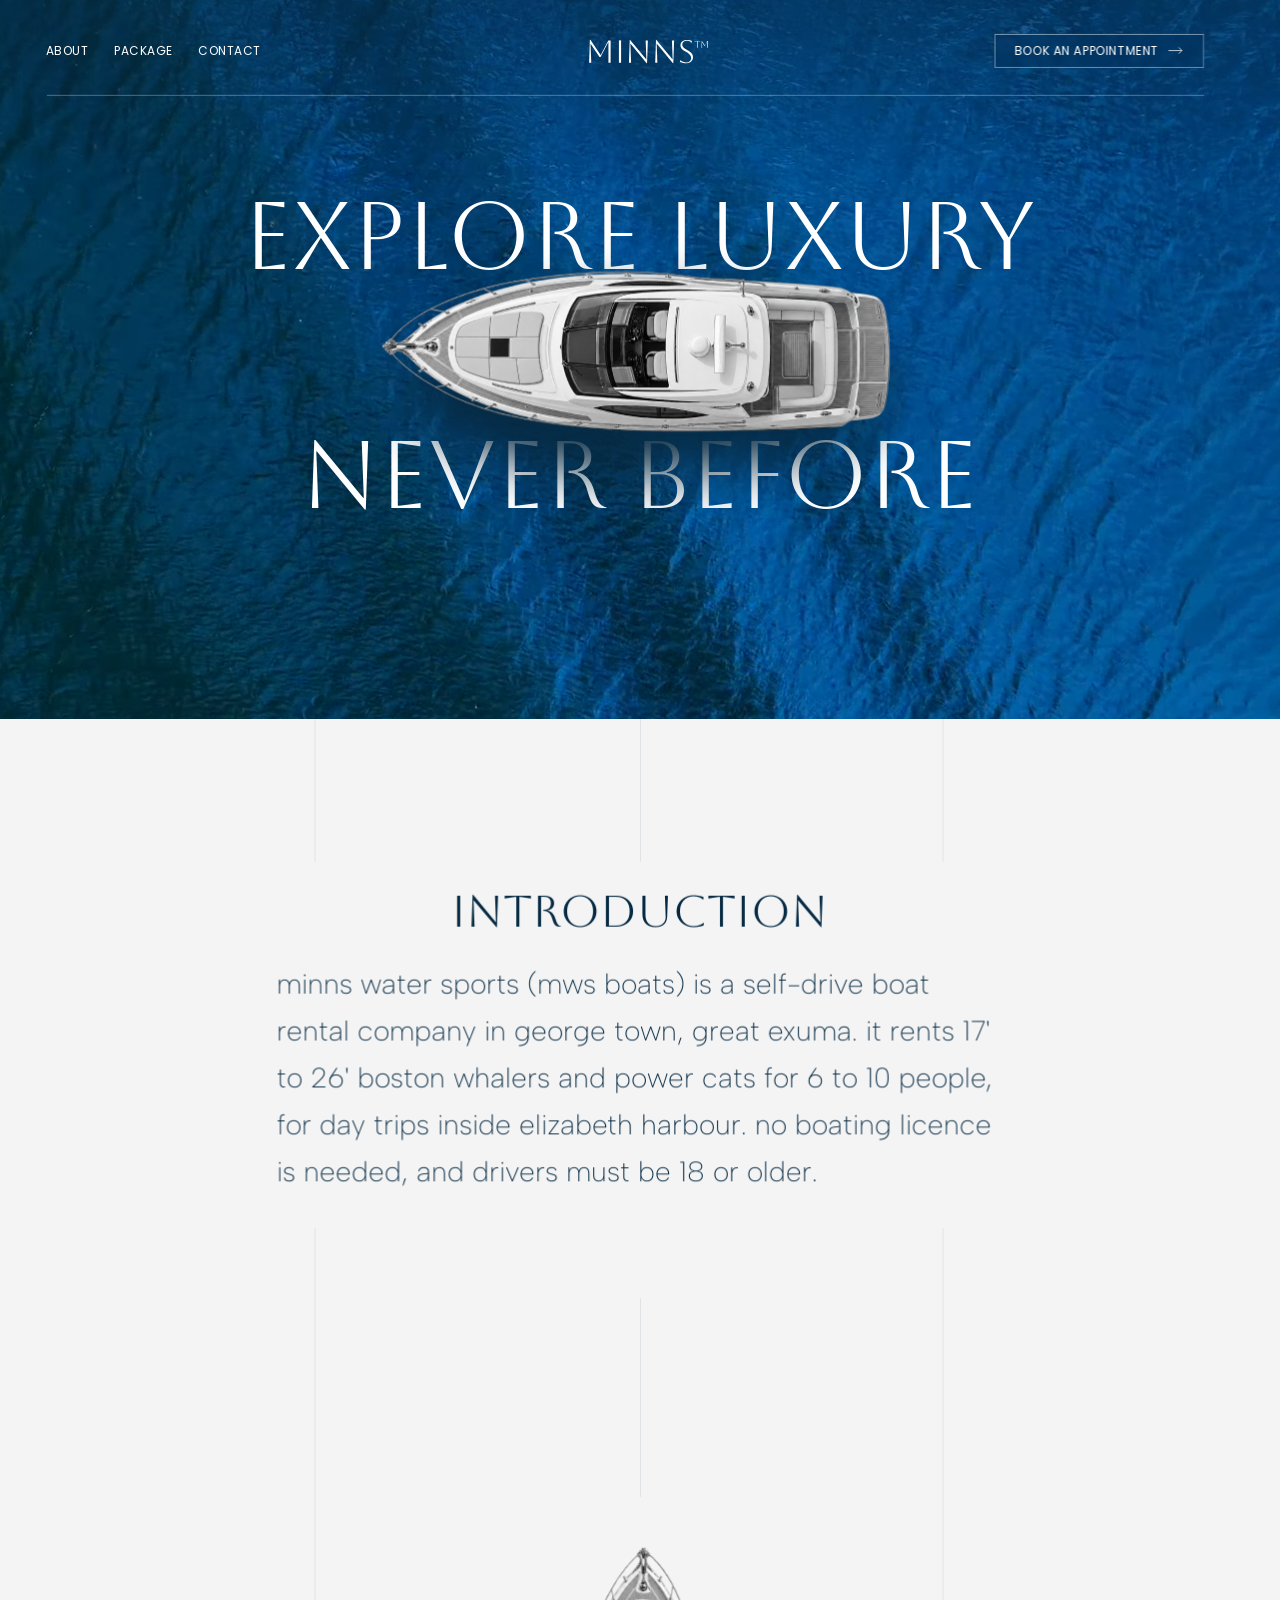
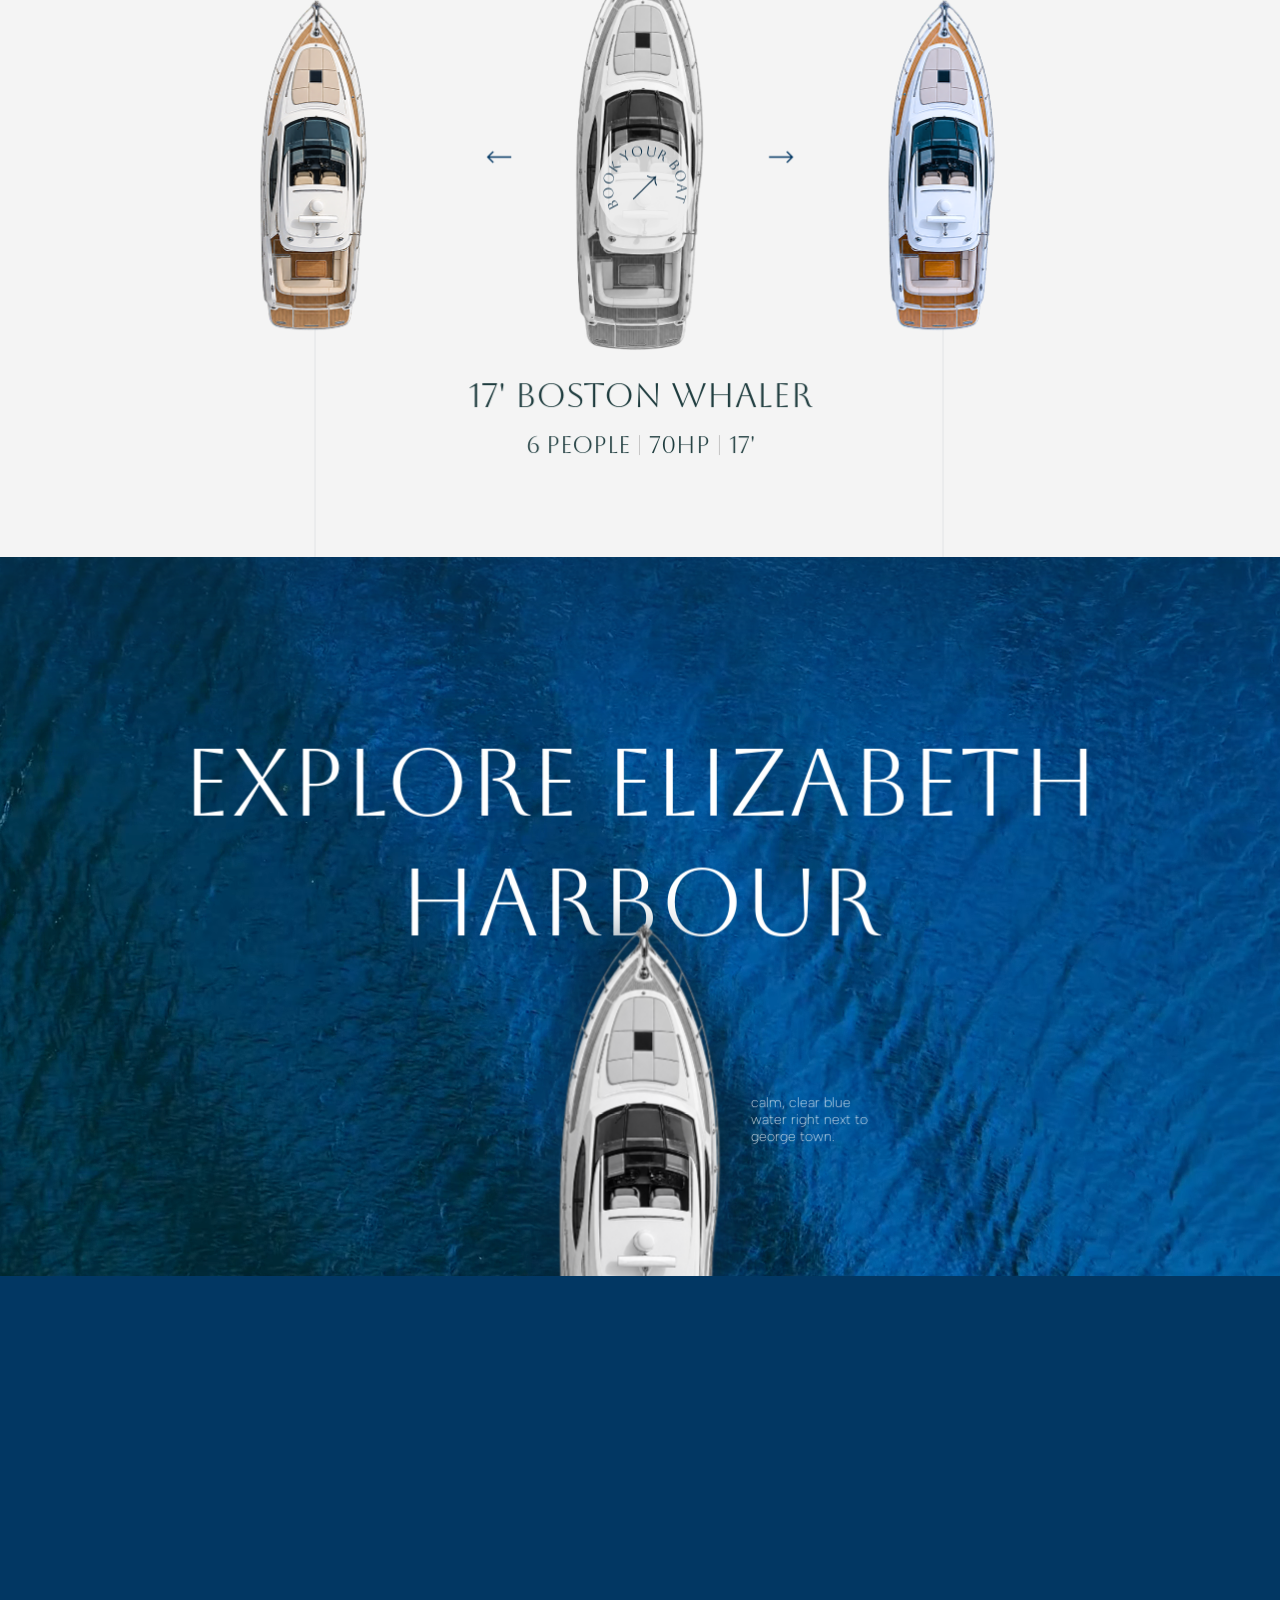
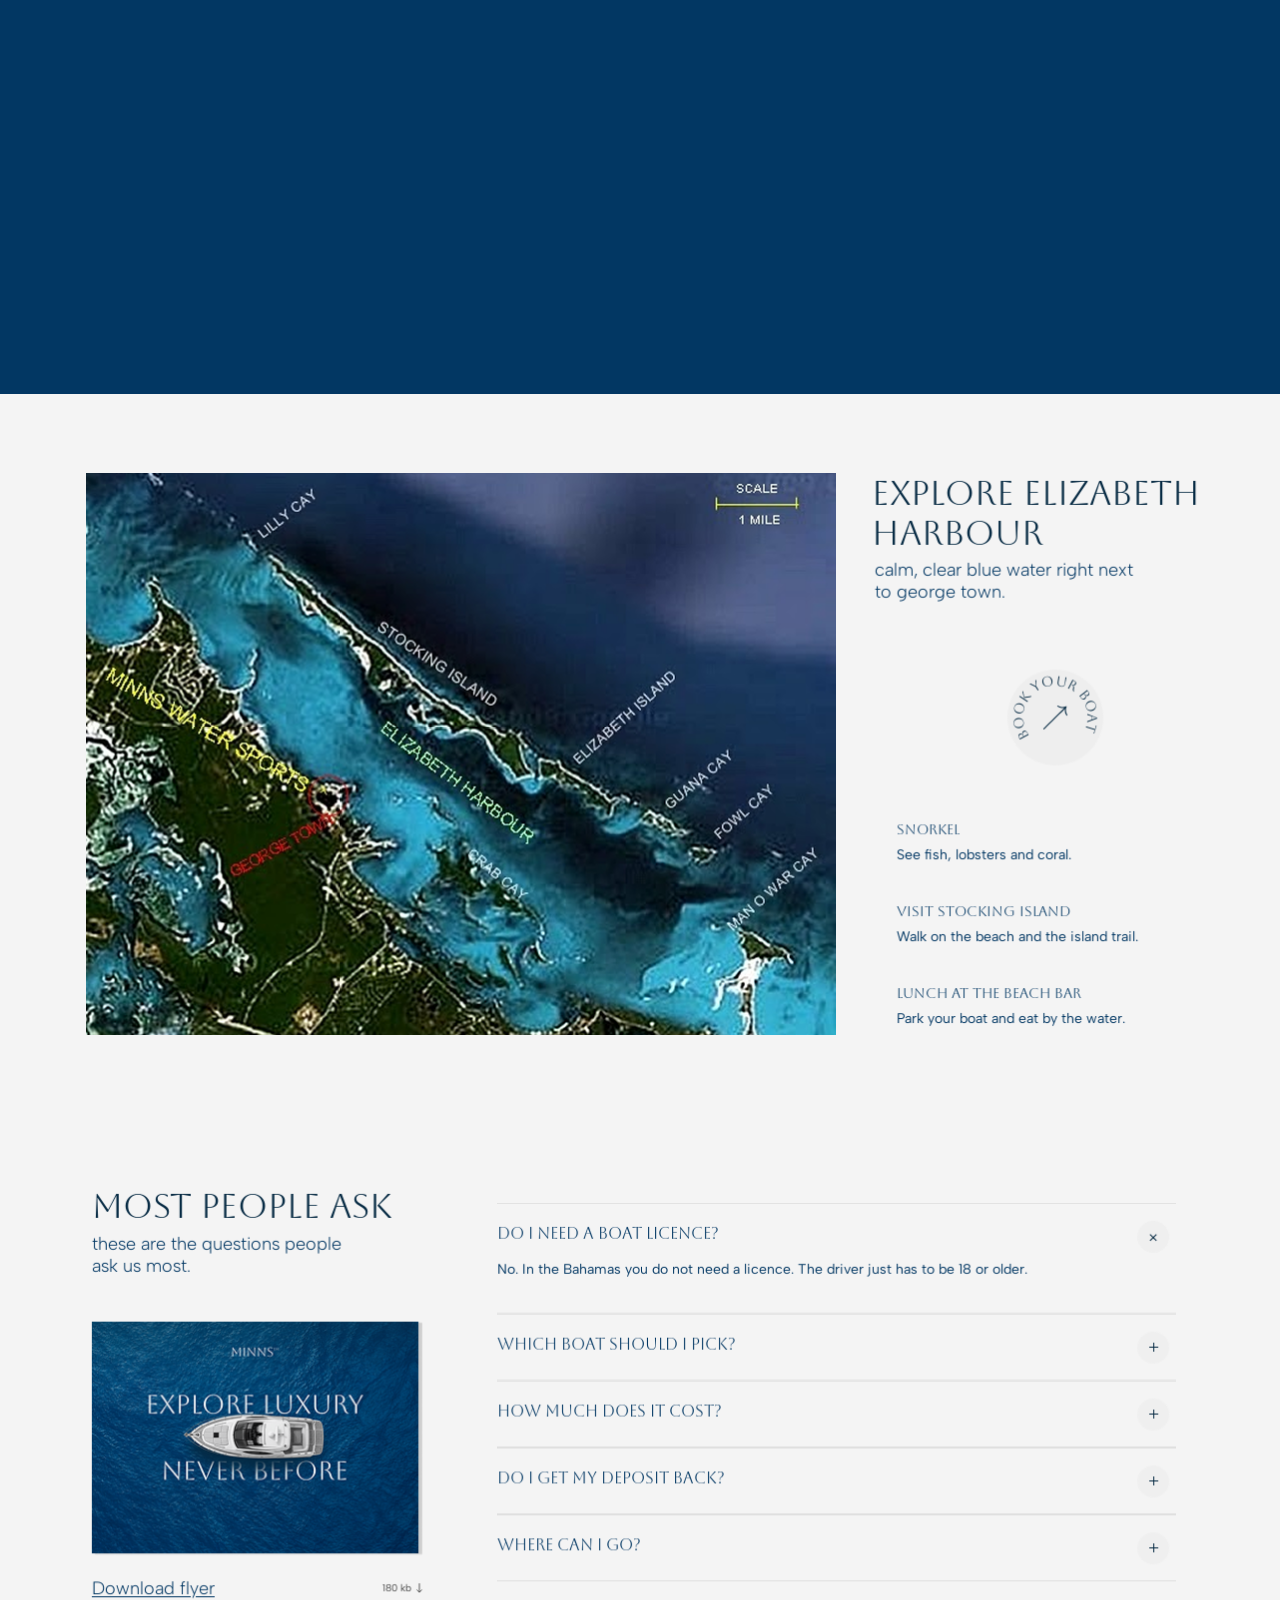
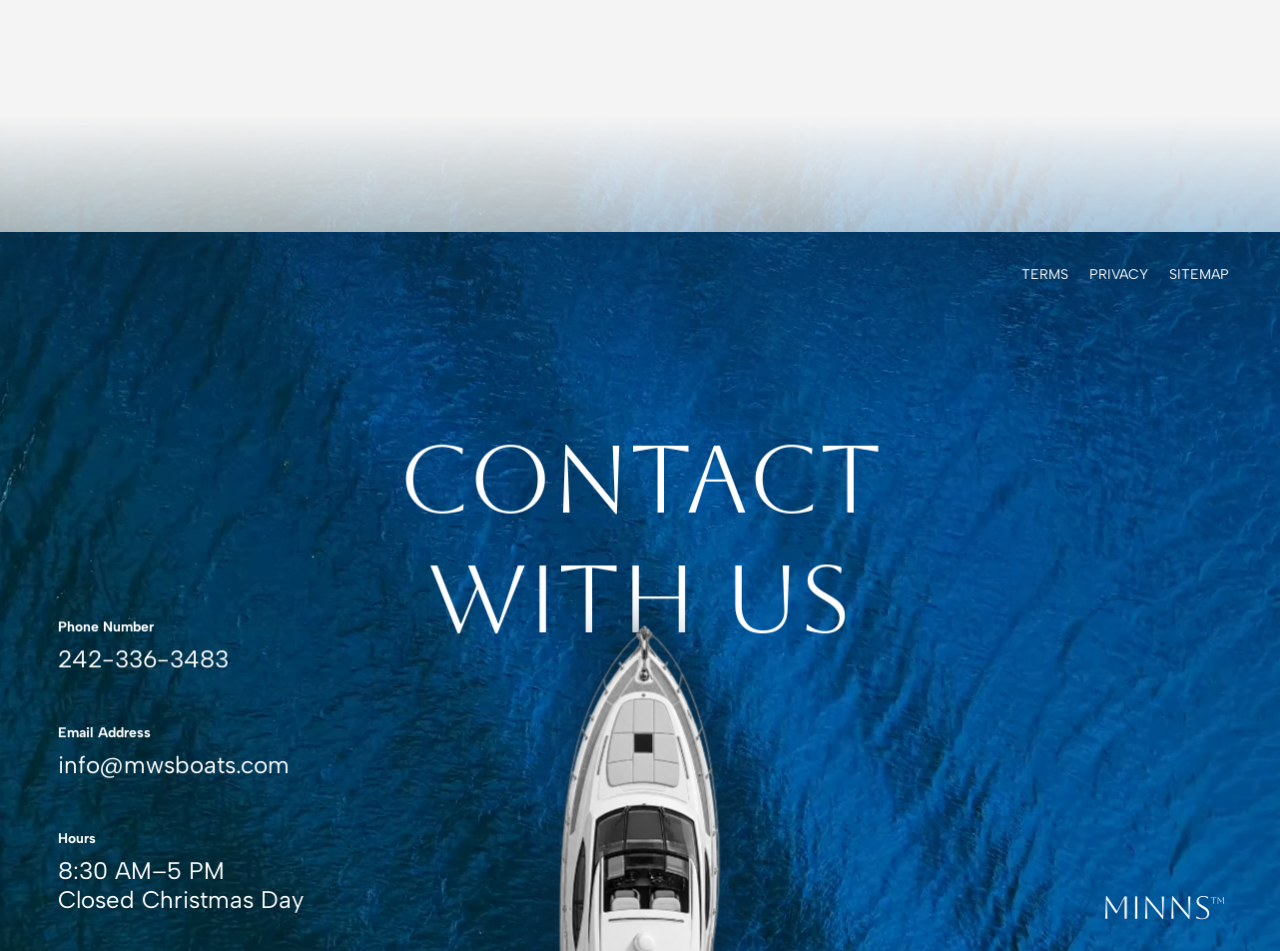
<file: luxury/index.html>
<!doctype html>
<html lang="en">
<head>
<meta charset="utf-8">
<meta name="viewport" content="width=device-width, initial-scale=1">
<title>Minns Water Sports | Self-Drive Boat Rental in George Town, Exuma</title>
<meta name="description" content="Self-drive boat rental in George Town, Great Exuma, Bahamas. Boston Whalers and Power Cats from 17' to 26' for 6 to 10 people. No licence needed. Open daily 8:30 AM to 5 PM. Call 242-336-3483.">
<link rel="canonical" href="https://mwsboats.com/">
<meta property="og:type" content="website">
<meta property="og:title" content="Minns Water Sports | Explore Elizabeth Harbour">
<meta property="og:description" content="Rent your own Boston Whaler or Power Cat in George Town, Exuma. 6 to 10 people, no licence needed.">
<meta property="og:image" content="https://mwsboats.com/assets/img/flyer.png">
<meta name="theme-color" content="#023763">
<link rel="preconnect" href="https://fonts.googleapis.com">
<link rel="preconnect" href="https://fonts.gstatic.com" crossorigin>
<link href="https://fonts.googleapis.com/css2?family=Aboreto&family=Albert+Sans:wght@200;300;400;700&family=Poppins:wght@400&display=swap" rel="stylesheet">
<link rel="stylesheet" href="assets/css/style.css">
<script>
  (function () {
    var d = document.documentElement;
    d.classList.add('js');
    function fit() { d.style.setProperty('--s', d.clientWidth / 1282); }
    fit();
    window.addEventListener('resize', fit);
  })();
</script>
<script type="application/ld+json">
{
  "@context": "https://schema.org",
  "@type": "LocalBusiness",
  "name": "Minns Water Sports (MWS Boats)",
  "url": "https://mwsboats.com/",
  "telephone": "+1-242-336-3483",
  "email": "info@mwsboats.com",
  "description": "Self-drive boat rental company in George Town, Great Exuma, renting Boston Whalers and Power Cats (17 to 26 feet) for day use inside Elizabeth Harbour.",
  "address": {"@type": "PostalAddress", "addressLocality": "George Town", "addressRegion": "Exuma", "addressCountry": "BS"},
  "openingHoursSpecification": [{"@type": "OpeningHoursSpecification", "dayOfWeek": ["Monday","Tuesday","Wednesday","Thursday","Friday","Saturday","Sunday"], "opens": "08:30", "closes": "17:00"}],
  "areaServed": "Elizabeth Harbour, Exuma"
}
</script>
<script type="application/ld+json">
{
  "@context": "https://schema.org",
  "@type": "FAQPage",
  "mainEntity": [
    {"@type": "Question", "name": "Do I need a boat licence?", "acceptedAnswer": {"@type": "Answer", "text": "No. In the Bahamas you do not need a licence. The driver just has to be 18 or older."}},
    {"@type": "Question", "name": "Which boat should I pick?", "acceptedAnswer": {"@type": "Answer", "text": "Pick by how many people are coming: the 17' and 19' boats fit 6, the 20' fits 7, the 21' and 22' fit 8, and the 26' fits 10."}},
    {"@type": "Question", "name": "How much does it cost?", "acceptedAnswer": {"@type": "Answer", "text": "From $316 to $607 a day. Rent for more days and each day costs less. You also pay for the fuel you use, plus 12% VAT (no VAT on the deposit)."}},
    {"@type": "Question", "name": "Do I get my deposit back?", "acceptedAnswer": {"@type": "Answer", "text": "Yes. When you bring the boat back, we fill the tank, take the fuel cost from your deposit and give you the rest back."}},
    {"@type": "Question", "name": "Where can I go?", "acceptedAnswer": {"@type": "Answer", "text": "Anywhere inside Elizabeth Harbour, about 7 by 1.5 miles, from Lilly Cay to Man O War Cay. To go further, book a local charter."}}
  ]
}
</script>
</head>
<body class="is-intro">

<!-- Frame 0 + 1: intro card that opens into the hero -->
<header class="sec hero" id="top">
  <div class="stage">
    <div class="hero__water" aria-hidden="true"><video class="water__video" autoplay muted loop playsinline preload="auto" poster="assets/img/water-poster.jpg"><source src="assets/video/water-720.mp4" type="video/mp4" media="(max-width: 820px)"><source src="assets/video/water-720.webm" type="video/webm" media="(max-width: 820px)"><source src="assets/video/water-1080.mp4" type="video/mp4"><source src="assets/video/water-1080.webm" type="video/webm"></video></div>
    <nav class="hero__nav" aria-label="Main">
      <a href="#about">about</a>
      <a href="#package">package</a>
      <a href="#contact">contact</a>
    </nav>
    <a class="logo hero__logo" href="#top" aria-label="Minns Water Sports, home">
      <img class="logo__navy" src="assets/img/logo-navy.svg" width="119" height="24" alt="">
      <img class="logo__white" src="assets/img/logo-white.svg" width="119" height="24" alt="">
    </a>
    <a class="hero__cta" href="#contact">book an appointment<svg class="arr" viewBox="0 0 16 8" aria-hidden="true"><path d="M0 4h15M11.5 .5 15 4l-3.5 3.5"/></svg></a>
    <span class="hero__rule" aria-hidden="true"></span>
    <h1 class="hero__title"><span>Explore Luxury</span><span class="hero__gap" aria-hidden="true"></span><span>Never Before</span></h1>
    <p class="hero__sub">Self-drive Boston Whalers and Power Cats in George Town, Exuma. No licence needed.</p>
    <a class="hero__call" href="tel:+12423363483">Call 242-336-3483</a>
    <span class="boat-shadow hero__shadow" aria-hidden="true"></span>
    <img class="hero__boat" src="assets/img/boat-top.png" width="530" height="165" alt="A white motor boat seen from above on blue water">
  </div>
</header>

<main>

<!-- Frame 2: introduction -->
<section class="sec intro" id="about" aria-labelledby="intro-title">
  <div class="stage">
    <span class="vl" data-rv="line" style="left:315px;top:0;height:143px"></span>
    <span class="vl" data-rv="line" style="left:315px;top:510px;height:210px;--d:.1s"></span>
    <span class="vl" data-rv="line" style="left:641px;top:0;height:143px;--d:.05s"></span>
    <span class="vl" data-rv="line" style="left:641px;top:580px;height:140px;--d:.15s"></span>
    <span class="vl" data-rv="line" style="left:944px;top:0;height:143px;--d:.1s"></span>
    <span class="vl" data-rv="line" style="left:944px;top:510px;height:210px;--d:.2s"></span>
    <h2 class="intro__title" data-rv="mask" id="intro-title">Introduction</h2>
    <p class="intro__text" data-rv="up" style="--d:.18s">Minns Water Sports (MWS Boats) is a self-drive boat rental company in George Town, Great Exuma. It rents 17' to 26' Boston Whalers and Power Cats for 6 to 10 people, for day trips inside Elizabeth Harbour. No boating licence is needed, and drivers must be 18 or older.</p>
  </div>
</section>

<!-- Frame 3: boats -->
<section class="sec boats" id="package" aria-labelledby="boat-name">
  <div class="stage">
    <span class="vl" data-rv="line" style="left:315px;top:0;height:720px"></span>
    <span class="vl" data-rv="line" style="left:641px;top:0;height:59px;--d:.08s"></span>
    <span class="vl" data-rv="line" style="left:944px;top:0;height:720px;--d:.16s"></span>
    <img class="boats__side boats__side--l" data-rv="left" style="--d:.1s" data-slot="prev" src="assets/img/boat-wood-a.png" width="108" height="346" alt="">
    <img class="boats__side boats__side--r" data-rv="right" style="--d:.1s" data-slot="next" src="assets/img/boat-wood-b.png" width="108" height="346" alt="">
    <img class="boats__main" data-rv="up" data-slot="main" src="assets/img/boat-white.png" width="165" height="530" alt="17' Boston Whaler seen from above">
    <div class="boats__arrows">
      <button type="button" class="boats__btn" data-dir="-1" aria-label="Previous boat"><svg class="arr arr--l" viewBox="0 0 16 8" aria-hidden="true"><path d="M0 4h15M11.5 .5 15 4l-3.5 3.5"/></svg></button>
      <button type="button" class="boats__btn" data-dir="1" aria-label="Next boat"><svg class="arr" viewBox="0 0 16 8" aria-hidden="true"><path d="M0 4h15M11.5 .5 15 4l-3.5 3.5"/></svg></button>
    </div>
    <a class="badge boats__badge" data-rv="pop" style="--d:.28s" href="#contact" aria-label="Book your boat">
      <svg viewBox="0 0 96 96" aria-hidden="true"><path id="bb-arc-1" d="M 22.1 66.8 A 32 32 0 1 1 75.7 64" fill="none"/><text><textPath href="#bb-arc-1" startOffset="0" textLength="134" lengthAdjust="spacing">BOOK YOUR BOAT</textPath></text></svg>
      <img src="assets/img/arrow.svg" width="25" height="24" alt="">
    </a>
    <h2 class="boats__name" data-rv="mask" style="--d:.16s" id="boat-name" aria-live="polite">17' Boston Whaler</h2>
    <p class="boats__specs" data-rv="up" style="--d:.24s"><span data-spec="people">6 people</span><i></i><span data-spec="power">70hp</span><i></i><span data-spec="length">17'</span></p>
  </div>
</section>

<!-- Frames 4 + 5: harbour, boat sails up as you scroll -->
<section class="sec harbour" aria-labelledby="harbour-title">
  <div class="harbour__pin">
    <div class="stage">
      <div class="water" aria-hidden="true"><video class="water__video" autoplay muted loop playsinline preload="none" poster="assets/img/water-poster.jpg"><source src="assets/video/water-720.mp4" type="video/mp4" media="(max-width: 820px)"><source src="assets/video/water-720.webm" type="video/webm" media="(max-width: 820px)"><source src="assets/video/water-1080.mp4" type="video/mp4"><source src="assets/video/water-1080.webm" type="video/webm"></video></div>
      <span class="harbour__fade" aria-hidden="true"></span>
      <h2 class="harbour__title" data-rv="mask" id="harbour-title">Explore Elizabeth<br>Harbour</h2>
      <span class="boat-shadow harbour__shadow" aria-hidden="true"></span>
      <img class="harbour__boat" src="assets/img/boat-top.png" width="530" height="165" alt="">
      <p class="harbour__note" data-rv="fade" style="--d:.3s">Calm, clear blue water right next to George Town.</p>
    </div>
  </div>
</section>

<!-- Frame 6: map -->
<section class="sec map" aria-labelledby="map-title">
  <div class="stage">
    <span class="vl" data-rv="line" style="left:641px;top:0;height:59px"></span>
    <img class="map__img" data-rv="wipe" src="assets/img/harbour-map.png" width="751" height="563" loading="lazy" alt="Map of Elizabeth Harbour showing Minns Water Sports in George Town, Stocking Island, Lilly Cay, Crab Cay and Man O War Cay. Scale: 1 mile">
    <h2 class="map__title" data-rv="mask" style="--d:.12s" id="map-title">Explore Elizabeth<br>Harbour</h2>
    <p class="map__sub" data-rv="up" style="--d:.2s">Calm, clear blue water right next to George Town.</p>
    <a class="badge map__badge" data-rv="pop" style="--d:.3s" href="#contact" aria-label="Book your boat">
      <svg viewBox="0 0 96 96" aria-hidden="true"><path id="bb-arc-2" d="M 22.1 66.8 A 32 32 0 1 1 75.7 64" fill="none"/><text><textPath href="#bb-arc-2" startOffset="0" textLength="134" lengthAdjust="spacing">BOOK YOUR BOAT</textPath></text></svg>
      <img src="assets/img/arrow.svg" width="25" height="24" alt="">
    </a>
    <ul class="map__list">
      <li data-rv="up" style="--d:.34s"><h3>Snorkel</h3><p>See fish, lobsters and coral.</p></li>
      <li data-rv="up" style="--d:.42s"><h3>Visit Stocking Island</h3><p>Walk on the beach and the island trail.</p></li>
      <li data-rv="up" style="--d:.5s"><h3>Lunch at the beach bar</h3><p>Park your boat and eat by the water.</p></li>
    </ul>
  </div>
</section>

<!-- Frame 7: FAQ -->
<section class="sec faq" id="faq" aria-labelledby="faq-title">
  <div class="stage">
    <div class="water faq__water" aria-hidden="true"><video class="water__video" autoplay muted loop playsinline preload="none" poster="assets/img/water-poster.jpg"><source src="assets/video/water-720.mp4" type="video/mp4" media="(max-width: 820px)"><source src="assets/video/water-720.webm" type="video/webm" media="(max-width: 820px)"><source src="assets/video/water-1080.mp4" type="video/mp4"><source src="assets/video/water-1080.webm" type="video/webm"></video></div>
    <span class="vl" data-rv="line" style="left:641px;top:0;height:59px"></span>
    <div class="faq__row">
      <div class="faq__aside">
        <div class="faq__head">
          <h2 data-rv="mask" id="faq-title">Most people ask</h2>
          <p data-rv="up" style="--d:.14s">These are the questions people ask us most.</p>
        </div>
        <div class="faq__flyer">
          <img data-rv="wipe" style="--d:.2s" src="assets/img/flyer.png" width="336" height="236" loading="lazy" alt="Minns flyer: Explore Luxury Never Before">
          <div class="faq__dl" data-rv="up" style="--d:.3s">
            <a href="assets/img/flyer.png" download="minns-flyer.png">Download flyer</a>
            <span>180 kb <img src="assets/img/down.svg" width="6" height="10" alt=""></span>
          </div>
        </div>
      </div>
      <div class="faq__list">
        <details open data-rv="up" style="--d:0.14s">
          <summary>Do I need a boat licence?<span class="faq__icon" aria-hidden="true"></span></summary>
          <p>No. In the Bahamas you do not need a licence. The driver just has to be 18 or older.</p>
        </details>
        <details data-rv="up" style="--d:0.22s">
          <summary>Which boat should I pick?<span class="faq__icon" aria-hidden="true"></span></summary>
          <p>Pick by how many people are coming: the 17' and 19' boats fit 6, the 20' fits 7, the 21' and 22' fit 8, and the 26' fits 10.</p>
        </details>
        <details data-rv="up" style="--d:0.30s">
          <summary>How much does it cost?<span class="faq__icon" aria-hidden="true"></span></summary>
          <p>From $316 to $607 a day. Rent for more days and each day costs less. You also pay for the fuel you use, plus 12% VAT (no VAT on the deposit).</p>
        </details>
        <details data-rv="up" style="--d:0.38s">
          <summary>Do I get my deposit back?<span class="faq__icon" aria-hidden="true"></span></summary>
          <p>Yes. When you bring the boat back, we fill the tank, take the fuel cost from your deposit and give you the rest back.</p>
        </details>
        <details data-rv="up" style="--d:0.46s">
          <summary>Where can I go?<span class="faq__icon" aria-hidden="true"></span></summary>
          <p>Anywhere inside Elizabeth Harbour, about 7 by 1.5 miles, from Lilly Cay to Man O War Cay. To go further, book a local charter.</p>
        </details>
      </div>
    </div>
  </div>
</section>

</main>

<!-- Frame 8: contact + footer -->
<footer class="sec contact" id="contact" aria-labelledby="contact-title">
  <div class="stage">
    <div class="water" aria-hidden="true"><video class="water__video" autoplay muted loop playsinline preload="none" poster="assets/img/water-poster.jpg"><source src="assets/video/water-720.mp4" type="video/mp4" media="(max-width: 820px)"><source src="assets/video/water-720.webm" type="video/webm" media="(max-width: 820px)"><source src="assets/video/water-1080.mp4" type="video/mp4"><source src="assets/video/water-1080.webm" type="video/webm"></video></div>
    <nav class="contact__links" data-rv="up" aria-label="Legal">
      <a href="#contact">Terms</a>
      <a href="#contact">Privacy</a>
      <a href="sitemap.xml">Sitemap</a>
    </nav>
    <h2 class="contact__title" data-rv="mask" style="--d:.1s" id="contact-title">Contact<br>with us</h2>
    <span class="boat-shadow contact__shadow" aria-hidden="true"></span>
    <img class="contact__boat" src="assets/img/boat-top.png" width="530" height="165" alt="">
    <dl class="contact__info">
      <div data-rv="up" style="--d:.2s"><dt>Phone Number</dt><dd><a href="tel:+12423363483">242-336-3483</a></dd></div>
      <div data-rv="up" style="--d:.3s"><dt>Email Address</dt><dd><a href="mailto:info@mwsboats.com">info@mwsboats.com</a></dd></div>
      <div data-rv="up" style="--d:.4s"><dt>Hours</dt><dd>8:30 AM–5 PM<br>Closed Christmas Day</dd></div>
    </dl>
    <a class="logo contact__logo" data-rv="fade" style="--d:.5s" href="#top" aria-label="Back to top">
      <img src="assets/img/logo-white.svg" width="119" height="24" alt="">
    </a>
  </div>
</footer>

<div class="mbar" aria-label="Quick actions">
  <a class="mbar__call" href="tel:+12423363483">Call us</a>
  <a class="mbar__book" href="#contact">Book a boat</a>
</div>

<script src="assets/js/main.js"></script>
</body>
</html>
</file>
<file: assets/css/style.css>
/* Minns Water Sports, mobile-first stylesheet
   Breakpoints (min-width): 600px tablet, 900px small desktop, 1024px nav, 1200px desktop
   Spacing scale: --s1 4 · --s2 8 · --s3 12 · --s4 16 · --s5 24 · --s6 32 · --s7 48 · --s8 64 · --s9 96 */

:root{
  --ink:#0b1e27;
  --ink-2:#132f3c;
  --paper:#f6f4ef;
  --white:#fff;
  --mint:#74e0c6;
  --aqua:#16a9b0;
  --sky:#e6f5f3;
  --muted:#5b6d75;
  --line:rgba(11,30,39,.1);
  --glass:rgba(255,255,255,.14);
  --glass-b:rgba(255,255,255,.28);

  --s1:4px;--s2:8px;--s3:12px;--s4:16px;--s5:24px;--s6:32px;--s7:48px;--s8:64px;--s9:96px;

  --gutter:20px;          /* page side padding */
  --max:1200px;           /* content width */
  --gap:var(--s5);        /* grid gap */
  --split-gap:var(--s7);  /* gap between two-column blocks */
  --sec:var(--s8);        /* section padding */
  --head:var(--s6);       /* space under section headers */

  --r-sm:12px;--r:16px;--r-lg:24px;
  --ease:cubic-bezier(.2,.7,.2,1);
  --display:"Inter Tight",system-ui,-apple-system,"Segoe UI",sans-serif;
  --serif:"Instrument Serif",Georgia,serif;
  --body:"Inter",system-ui,-apple-system,"Segoe UI",sans-serif;
}
@media (min-width:600px){:root{--gutter:32px;--gap:var(--s6);--sec:88px;--head:40px}}
@media (min-width:900px){:root{--split-gap:var(--s8)}}
@media (min-width:1200px){:root{--gap:40px;--sec:112px;--head:var(--s7)}}

/* Base */
*,*::before,*::after{box-sizing:border-box}
html{scroll-behavior:smooth;scroll-padding-top:88px;-webkit-text-size-adjust:100%}
body{margin:0;font-family:var(--body);font-size:16px;line-height:1.6;color:var(--ink);background:var(--paper);-webkit-font-smoothing:antialiased}
img{max-width:100%;height:auto;display:block}
a{color:inherit}
p{margin:0}
h1,h2,h3,h4,h5,h6{font-family:"Nunito","Arial Rounded MT Bold",system-ui,sans-serif;font-weight:800;letter-spacing:-.025em;line-height:1.1;margin:0}
h1{font-size:clamp(2.4rem,7vw,4.4rem)}
h2{font-size:clamp(2rem,5vw,3.1rem)}
h3{font-size:1.1rem;letter-spacing:-.015em;line-height:1.25}
.it{font-family:var(--serif);font-style:italic;font-weight:400;letter-spacing:-.01em}
h2 .it{color:var(--aqua)}
.skip{position:absolute;left:-999px}.skip:focus{left:12px;top:12px;z-index:99;background:#fff;padding:8px 12px}

/* Layout primitives */
.wrap{width:100%;max-width:calc(var(--max) + var(--gutter) * 2);margin-inline:auto;padding-inline:var(--gutter)}
.sec{padding-block:var(--sec)}
.sec--white{background:var(--white)}
.split{display:grid;gap:var(--split-gap);align-items:start}
@media (min-width:900px){.split{grid-template-columns:repeat(12,minmax(0,1fr))}.split > :first-child{grid-column:span 5}.split > :last-child{grid-column:span 7}}
.cards{display:grid;gap:var(--gap);grid-template-columns:minmax(0,1fr);list-style:none;margin:0;padding:0}
@media (min-width:600px){.cards{grid-template-columns:repeat(2,minmax(0,1fr))}}
@media (min-width:1200px){.cards{grid-template-columns:repeat(4,minmax(0,1fr))}}

/* Section header: tag, heading, one-line lead */
.head{display:flex;flex-direction:column;align-items:flex-start;gap:var(--s5);margin-bottom:var(--head)}
@media (min-width:900px){.head{flex-direction:row;justify-content:space-between;align-items:flex-end}}
.head.head--center{flex-direction:column;justify-content:center;align-items:center;text-align:center}
.head--center>div{width:100%}
.head--center .lead{margin-inline:auto}
.head--center>.seg-box{width:auto;max-width:100%}
.tag{display:inline-flex;align-items:center;gap:var(--s2);font-size:.8rem;font-weight:600;color:var(--muted);padding:6px 14px;border:1px solid var(--line);border-radius:999px;background:rgba(255,255,255,.6);margin-bottom:var(--s4)}
.tag::before{content:"";width:7px;height:7px;border-radius:50%;background:var(--aqua);box-shadow:0 0 0 4px rgba(22,169,176,.15)}
.lead{font-size:1.05rem;color:var(--muted);max-width:540px;margin-top:var(--s3)}
@media (min-width:600px){.lead{font-size:1.12rem}}
.ic{width:44px;height:44px;border-radius:var(--r-sm);display:grid;place-items:center;background:var(--sky);color:var(--aqua);margin-bottom:var(--s4)}
.ic svg{width:22px;height:22px}

/* Buttons */
.btn{display:inline-flex;align-items:center;justify-content:center;gap:var(--s2);min-height:48px;padding:0 var(--s5);border-radius:999px;font:600 .95rem/1 var(--body);text-decoration:none;border:1px solid transparent;cursor:pointer;white-space:nowrap;transition:transform .3s var(--ease),background .3s,box-shadow .3s}
.btn svg{width:18px;height:18px}
.btn:hover{transform:translateY(-2px)}
.btn--mint{background:var(--mint);color:var(--ink)}
.btn--mint:hover{background:#8fe9d4;box-shadow:0 12px 30px -12px rgba(116,224,198,.8)}
.btn--glass{background:var(--glass);border-color:var(--glass-b);color:#fff;backdrop-filter:blur(14px);-webkit-backdrop-filter:blur(14px)}
.btn--line{background:#fff;border-color:var(--line);color:var(--ink);min-height:40px;padding:0 var(--s4);font-size:.88rem}
.btn .arr{display:grid;place-items:center;width:28px;height:28px;border-radius:50%;background:var(--ink);color:var(--mint);margin-right:-12px;transition:transform .3s var(--ease)}
.btn .arr svg{width:15px;height:15px}
.btn:hover .arr{transform:translateX(3px) rotate(-45deg)}

/* Nav */
.nav{position:fixed;top:var(--s3);left:0;right:0;z-index:60;pointer-events:none}
.nav .wrap{padding-inline:calc(var(--gutter) - 8px)}
.nav__in{pointer-events:auto;position:relative;display:flex;align-items:center;justify-content:space-between;gap:var(--s3);padding:6px 6px 6px var(--s4);border-radius:999px;background:rgba(11,30,39,.32);border:1px solid rgba(255,255,255,.16);backdrop-filter:blur(18px) saturate(1.4);-webkit-backdrop-filter:blur(18px) saturate(1.4);color:#fff;transition:background .4s,color .4s,box-shadow .4s}
.nav.solid .nav__in{background:rgba(255,255,255,.9);border-color:var(--line);color:var(--ink);box-shadow:0 10px 40px -18px rgba(11,30,39,.35)}
.logo{display:flex;align-items:center;gap:10px;text-decoration:none;color:inherit;min-width:0}
.logo svg{width:34px;height:34px;flex:none}
.logo b{font-family:var(--display);font-weight:700;font-size:1rem;letter-spacing:-.02em;line-height:1.1;display:block}
.logo small{display:none;font-size:.64rem;font-weight:600;letter-spacing:.18em;text-transform:uppercase;opacity:.7;margin-top:3px}
.nav__links{display:none;list-style:none;margin:0;padding:var(--s3);position:absolute;top:calc(100% + var(--s2));left:0;right:0;flex-direction:column;border-radius:var(--r-lg);background:#fff;color:var(--ink);box-shadow:0 20px 50px -20px rgba(11,30,39,.4)}
.nav.open .nav__links{display:flex}
.nav__links a{display:block;padding:var(--s3) var(--s4);border-radius:var(--r-sm);text-decoration:none;font-weight:500}
.nav__links a:hover{background:var(--sky)}
.nav__cta{display:flex;align-items:center;gap:var(--s2);flex:none}
.nav__cta .btn{min-height:44px;padding:0 var(--s4);font-size:.9rem}
.nav__tel{display:none;font-weight:600;font-size:.92rem;text-decoration:none;padding:0 var(--s2);white-space:nowrap}
.nav__toggle{display:grid;place-items:center;width:44px;height:44px;border-radius:50%;border:0;background:rgba(255,255,255,.16);color:inherit;cursor:pointer}
.nav.solid .nav__toggle{background:var(--sky)}
.nav__toggle svg{width:22px;height:22px}
@media (min-width:600px){.logo small{display:block}}
@media (min-width:1024px){
  .nav__links{display:flex;position:static;flex-direction:row;gap:var(--s1);padding:0;background:none;color:inherit;box-shadow:none}
  .nav__links a{padding:9px 14px;border-radius:999px;font-size:.92rem;opacity:.88}
  .nav__links a:hover{opacity:1;background:rgba(255,255,255,.14)}
  .nav.solid .nav__links a:hover{background:var(--sky)}
  .nav__toggle{display:none}
}
@media (min-width:1200px){.nav__tel{display:block}}

/* Hero: light split layout, text left, photo + price card right */
.hero{background:var(--white);padding:120px 0 var(--sec)}
.hero__grid{display:grid;gap:var(--s7);align-items:center}
.hero h1{max-width:620px}
.hero__sub{font-size:1.15rem;line-height:1.55;color:var(--muted);max-width:500px;margin-top:var(--s4)}
.hero__list{list-style:none;margin:var(--s5) 0 0;padding:0;display:grid;gap:var(--s3)}
.hero__list li{display:flex;align-items:center;gap:var(--s3);font-weight:600}
.hero__list svg{width:24px;height:24px;flex:none;padding:4px;border-radius:50%;background:var(--sky);color:var(--aqua)}
.hero__ctas{display:flex;flex-direction:column;gap:var(--s3);margin-top:var(--s6)}
.hero__ctas .btn{min-height:52px}
.hero__ctas .btn--line{font-size:.95rem;padding:0 var(--s5)}
.hero__media{position:relative}
.hero__img{width:100%;aspect-ratio:4/3;object-fit:cover;object-position:center 45%;border-radius:var(--r-lg)}
@media (min-width:600px){.hero__ctas{flex-direction:row;align-items:center}}
@media (min-width:900px){
  .hero{padding-top:150px}
  .hero__grid{grid-template-columns:repeat(12,minmax(0,1fr));gap:var(--s8)}
  .hero__text{grid-column:span 6}
  .hero__media{grid-column:span 6;padding-bottom:var(--s8)}
  .hero__img{aspect-ratio:5/4}
}

/* Feature and step cards */
.cards h3{margin-bottom:var(--s1)}
.cards p{color:var(--muted);font-size:.95rem}
.steps p{max-width:300px}
.policy-line{margin-top:var(--s7);color:var(--muted);font-size:.93rem;max-width:880px}
.policy-line b{color:var(--ink);font-weight:600}

/* Fleet */
.seg{display:flex;width:100%;background:#fff;border:1px solid var(--line);border-radius:999px;padding:var(--s1)}
.seg button{flex:1;border:0;background:none;min-height:40px;padding:0 var(--s4);border-radius:999px;font:600 .9rem var(--body);color:var(--muted);cursor:pointer;transition:background .25s,color .25s;white-space:nowrap}
.seg button[aria-pressed=true]{background:var(--ink);color:#fff}
@media (min-width:600px){.seg{display:inline-flex;width:auto}.seg button{flex:none}}
.boats{list-style:none;margin:0;padding:0;border-top:1px solid var(--line)}
.boat{display:grid;grid-template-columns:56px minmax(0,1fr);column-gap:var(--s4);row-gap:var(--s3);align-items:center;padding:var(--s5) 0;border-bottom:1px solid var(--line)}
.boat__size{font-family:var(--display);font-weight:600;font-size:1.7rem;letter-spacing:-.05em;line-height:1;transition:color .3s}
.boat:hover .boat__size,.boat.on .boat__size{color:var(--aqua)}
.boat h3{font-size:1.05rem;margin-bottom:2px}
.boat__meta{display:flex;flex-wrap:wrap;list-style:none;margin:0;padding:0;font-size:.88rem;color:var(--muted)}
.boat__meta li+li::before{content:"·";margin:0 var(--s2);color:#b4c1c6}
.boat__right{grid-column:1/-1;display:flex;align-items:center;justify-content:space-between;gap:var(--s4)}
.boat__price{font-family:var(--display);font-weight:600;font-size:1.4rem;letter-spacing:-.03em;line-height:1}
.boat__price small{font-family:var(--body);font-size:.8rem;font-weight:500;color:var(--muted);letter-spacing:0}
@media (min-width:600px){
  .boat{grid-template-columns:80px minmax(0,1fr) auto}
  .boat__size{font-size:2.1rem}
  .boat__right{grid-column:auto;justify-content:flex-end}
}
.ratebox{margin-top:var(--s5);border:1px solid var(--line);border-radius:var(--r-lg);background:#fff;overflow:hidden}
.ratebox summary{cursor:pointer;list-style:none;padding:var(--s4) var(--s5);font-weight:600;display:flex;justify-content:space-between;align-items:center;gap:var(--s4)}
.ratebox summary::-webkit-details-marker{display:none}
.ratebox summary::after{content:"+";font-size:1.4rem;font-weight:300;transition:transform .3s}
.ratebox[open] summary::after{transform:rotate(45deg)}
.table-scroll{overflow-x:auto;padding:0 var(--s5)}
.rates{width:100%;border-collapse:collapse;min-width:520px;font-variant-numeric:tabular-nums}
.rates th,.rates td{padding:var(--s3) 10px var(--s3) 0;text-align:left;border-top:1px solid var(--line)}
.rates thead th{font-size:.72rem;letter-spacing:.08em;text-transform:uppercase;color:var(--muted);font-weight:600;border-top:0}
.rates .best{color:var(--aqua);font-weight:600}
.ratebox__note{padding:var(--s3) var(--s5) var(--s5);font-size:.88rem;color:var(--muted)}

/* Harbour */
.harbour{align-items:center}
.harbour__map figure{margin:0}
.harbour__map img{width:100%;aspect-ratio:600/496;object-fit:cover;border-radius:var(--r-lg)}
.map-cap{margin-top:var(--s3);font-size:.88rem;color:var(--muted)}
.map-cap b{color:var(--ink)}
@media (min-width:900px){.split.harbour > :first-child,.split.harbour > :last-child{grid-column:span 6}}
.todo{list-style:none;margin:var(--s5) 0 0;padding:0}
.todo li{display:flex;flex-direction:column;padding:var(--s3) 0;border-top:1px solid var(--line)}
.todo li:last-child{border-bottom:1px solid var(--line)}
.todo b{font-weight:600}
.todo span{color:var(--muted);font-size:.95rem}
.zone-note{margin-top:var(--s5);padding:var(--s4) var(--s5);border-radius:var(--r);background:var(--sky);font-size:.93rem}
.zone-note a{color:var(--aqua)}

/* Guides */
.tabs{display:flex;gap:var(--s5);overflow-x:auto;border-bottom:1px solid var(--line);margin-bottom:var(--s5);scrollbar-width:none}
.tabs::-webkit-scrollbar{display:none}
.tabs button{flex:none;border:0;background:none;padding:var(--s3) 0;margin-bottom:-1px;border-bottom:2px solid transparent;font:500 .95rem var(--body);color:var(--muted);cursor:pointer;white-space:nowrap}
.tabs button[aria-selected=true]{color:var(--ink);border-bottom-color:var(--ink)}
.panel{display:none}
.panel.on{display:block}
.panel__note{color:var(--muted);font-size:.95rem;margin-bottom:var(--s3)}
.gtable{width:100%;border-collapse:collapse;font-size:.95rem}
.gtable thead{display:none}
.gtable tr:not(.grp){display:grid;grid-template-columns:minmax(0,1fr) auto;column-gap:var(--s4);padding:var(--s3) 0;border-bottom:1px solid var(--line)}
.gtable td{padding:0}
.gtable td:first-child{font-weight:600}
.gtable td.ph{white-space:nowrap;font-variant-numeric:tabular-nums}
.gtable td.ph a{color:var(--aqua);text-decoration:none;font-weight:600}
.gtable td.det{grid-column:1/-1;color:var(--muted);font-size:.88rem;margin-top:2px}
.gtable td.det:empty{display:none}
.gtable tr.grp th{display:block;text-align:left;padding:var(--s5) 0 var(--s2);font-size:.72rem;font-weight:600;letter-spacing:.1em;text-transform:uppercase;color:var(--aqua)}
@media (min-width:768px){
  .gtable thead{display:table-header-group}
  .gtable tr:not(.grp){display:table-row;padding:0}
  .gtable th,.gtable td{text-align:left;padding:14px var(--s4) 14px 0;border-bottom:1px solid var(--line);vertical-align:top}
  .gtable thead th{font-size:.72rem;font-weight:600;letter-spacing:.08em;text-transform:uppercase;color:var(--muted)}
  .gtable td:first-child{width:34%}
  .gtable td.ph{width:24%}
  .gtable td.det,.gtable td.det:empty{display:table-cell;margin:0;font-size:.95rem}
  .gtable tr.grp th{display:table-cell;padding-top:var(--s6)}
  .gtable tbody tr:not(.grp):hover td{background:var(--paper)}
}
.fine{margin-top:var(--s5);font-size:.85rem;color:var(--muted)}
.fine + .fine{margin-top:var(--s3)}
.fine a{color:var(--aqua)}

/* FAQ */
@media (min-width:900px){.faq__side{position:sticky;top:110px}}
.help{margin-top:var(--s5);padding:var(--s5);border-radius:var(--r-lg);background:var(--sky)}
.help small{display:block;color:var(--muted);font-size:.85rem}
.help a{display:block;text-decoration:none}
.help a.tel{font-family:var(--display);font-size:1.7rem;font-weight:600;letter-spacing:-.03em;margin:var(--s1) 0}
.help a[href^=mailto]{color:var(--aqua)}
.qa details{border-bottom:1px solid var(--line)}
.qa details:first-child{border-top:1px solid var(--line)}
.qa summary{cursor:pointer;list-style:none;position:relative;padding:var(--s5) 48px var(--s5) 0;font-family:var(--display);font-weight:500;font-size:1.05rem;letter-spacing:-.015em;line-height:1.35}
.qa summary::-webkit-details-marker{display:none}
.qa summary::after{content:"";position:absolute;right:0;top:50%;width:32px;height:32px;margin-top:-16px;border-radius:50%;background:var(--sky) url("data:image/svg+xml,%3Csvg xmlns='http://www.w3.org/2000/svg' viewBox='0 0 24 24'%3E%3Cpath d='M12 5v14M5 12h14' stroke='%230b1e27' stroke-width='2' stroke-linecap='round'/%3E%3C/svg%3E") center/14px no-repeat;transition:transform .35s var(--ease),background-color .3s}
.qa details[open] summary::after{transform:rotate(45deg);background-color:var(--mint)}
.qa details p{margin:calc(var(--s2) * -1) 0 var(--s5);color:var(--muted);max-width:640px}
@media (min-width:600px){.qa summary{font-size:1.15rem}}

/* Reservation */
.reserve{background:var(--sky);padding-block:var(--sec)}
.contact{list-style:none;margin:var(--s5) 0 0;padding:0}
.contact li{display:flex;justify-content:space-between;gap:var(--s4);padding:var(--s3) 0;border-bottom:1px solid var(--line);font-size:.95rem}
.contact small{color:var(--muted);font-size:.85rem}
.contact a,.contact strong{font-weight:600;text-decoration:none;text-align:right}
.form{background:#fff;border:1px solid var(--line);border-radius:var(--r-lg);padding:var(--s5);box-shadow:0 20px 50px -30px rgba(11,30,39,.25)}
.form__grid{display:grid;grid-template-columns:minmax(0,1fr);gap:var(--s4) var(--s3)}
.form label{display:block;font-size:.72rem;font-weight:600;letter-spacing:.06em;text-transform:uppercase;color:var(--muted)}
.form input,.form select,.form textarea{display:block;width:100%;margin-top:6px;min-height:48px;padding:12px 14px;border-radius:var(--r-sm);border:1px solid transparent;background:var(--paper);color:var(--ink);font:500 1rem var(--body);text-transform:none;letter-spacing:0;color-scheme:light;transition:border-color .25s,background .25s}
.form textarea{resize:vertical}
.form input:focus,.form select:focus,.form textarea:focus{outline:none;border-color:var(--aqua);background:#fff}
.form .btn{width:100%;margin-top:var(--s5);min-height:56px}
.form__fine{margin-top:var(--s3);font-size:.8rem;color:var(--muted)}
@media (min-width:600px){.form{padding:var(--s6)}.form__grid{grid-template-columns:repeat(2,minmax(0,1fr))}.form .full{grid-column:1/-1}}

/* Footer */
.foot{padding:var(--s8) 0 calc(var(--s9) + var(--s4))}
.foot__grid{display:grid;grid-template-columns:repeat(2,minmax(0,1fr));gap:var(--s6) var(--gap)}
.foot__grid > :first-child{grid-column:1/-1}
.foot__about{margin-top:var(--s4);max-width:320px;color:var(--muted)}
.foot h4{font-family:var(--body);font-size:.75rem;font-weight:600;letter-spacing:.12em;text-transform:uppercase;color:var(--muted);margin-bottom:var(--s3)}
.foot ul{list-style:none;margin:0;padding:0;display:grid;gap:var(--s2)}
.foot ul a{text-decoration:none}
.foot ul a:hover{color:var(--aqua)}
.foot__bottom{display:flex;flex-direction:column;gap:var(--s2);margin-top:var(--s7);padding-top:var(--s5);border-top:1px solid var(--line);font-size:.84rem;color:var(--muted)}
@media (min-width:600px){.foot__grid{grid-template-columns:repeat(3,minmax(0,1fr))}.foot__bottom{flex-direction:row;justify-content:space-between}}
@media (min-width:900px){.foot{padding-bottom:var(--s6)}.foot__grid{grid-template-columns:1.4fr 1fr 1fr 1fr}.foot__grid > :first-child{grid-column:auto}}

/* Mobile action bar */
.mbar{position:fixed;left:var(--s3);right:var(--s3);bottom:var(--s3);z-index:60;display:flex;gap:var(--s2);padding:6px;border-radius:999px;background:rgba(11,30,39,.86);border:1px solid rgba(255,255,255,.14);backdrop-filter:blur(16px);-webkit-backdrop-filter:blur(16px);transform:translateY(150%);transition:transform .4s var(--ease)}
.mbar.show{transform:none}
.mbar .btn{flex:1}
@media (min-width:900px){.mbar{display:none}}

/* Lightbox (used by main.js) */
.lb{position:fixed;inset:0;background:rgba(11,30,39,.94);display:none;align-items:center;justify-content:center;z-index:100;padding:20px;cursor:zoom-out}
.lb.on{display:flex}
.lb img{max-height:90vh;border-radius:var(--r)}

/* Reveal on scroll */
.js .rv{opacity:0;transform:translateY(20px);transition:opacity .8s var(--ease),transform .8s var(--ease)}
.js .rv.in{opacity:1;transform:none}
.rv-d1{transition-delay:.08s}.rv-d2{transition-delay:.16s}.rv-d3{transition-delay:.24s}
@media (prefers-reduced-motion:reduce){
  *,*::before,*::after{animation:none!important;transition:none!important}
  .js .rv{opacity:1;transform:none}
  html{scroll-behavior:auto}
}

/* Mobile: icon beside text in cards, heading before the map */
@media (max-width:599px){
  .cards > *{display:grid;grid-template-columns:44px minmax(0,1fr);column-gap:var(--s4);align-items:start}
  .cards .ic{grid-row:span 2;margin-bottom:0}
  .harbour__map{order:2}
}

/* Simple & clear: bigger text, plain labels, icons */
body{font-size:17px}
.it{font-family:var(--display);font-style:normal;font-weight:600;letter-spacing:-.03em}
h1 .it,h2 .it,h3 .it,h4 .it,h5 .it,h6 .it{font-family:inherit;font-weight:inherit;letter-spacing:inherit}
h3{font-size:1.2rem}
.lead{font-size:1.125rem}
.cards p,.todo span,.policy-line,.zone-note{font-size:1rem}
.tag{font-size:.85rem}

/* Hero: calmer, larger sub text */

/* Labels in normal case, easy to read */
.form input,.form select,.form textarea{min-height:52px;font-size:1.05rem}
.form__fine{font-size:.88rem}

/* Days switch with a label */
.seg-box{display:flex;flex-direction:column;gap:var(--s2);width:100%}
.seg-label{font-weight:600;font-size:.95rem}
.seg button{min-height:44px;font-size:.95rem}
@media (min-width:600px){.seg-box{width:auto}}

/* Boat rows: icons for people and engine */
.boat h3{font-size:1.15rem;margin-bottom:var(--s1)}
.boat__meta{gap:var(--s2) var(--s4);font-size:.95rem}
.boat__meta li{display:inline-flex;align-items:center;gap:6px}
.boat__meta li+li::before{content:none}
.boat__meta svg{width:18px;height:18px;color:var(--aqua);flex:none}
.boat__price{font-size:1.5rem}
.boat__right .btn{min-height:48px;padding:0 var(--s5);font-size:.95rem}

/* Harbour list with icons */
.todo li{display:grid;grid-template-columns:44px minmax(0,1fr);column-gap:var(--s4);align-items:center;padding:var(--s4) 0}
.todo .ic{margin:0}
.todo li div{display:flex;flex-direction:column}
.todo b{font-size:1.1rem}

/* Contact rows with icons */
.contact li{display:flex;align-items:center;gap:var(--s3);padding:var(--s4) 0}
.contact .ic{width:40px;height:40px;margin:0;flex:none;background:#fff}
.contact .ic svg{width:20px;height:20px}
.contact small{flex:1;font-size:.95rem}

/* Guides + FAQ easier to read */
.tabs button{font-size:1rem;min-height:48px}
.gtable{font-size:1rem}
.qa summary{font-family:var(--body);font-weight:600;font-size:1.08rem;letter-spacing:0}
.qa details p{font-size:1.02rem}
.help a.tel{font-size:1.9rem}
@media (max-width:599px){
  .foot__grid{grid-template-columns:minmax(0,1fr)}
}

/* Mobile pricing: boat cards + stacked rate table */
@media (max-width:599px){
  .boats{border-top:0;display:grid;gap:var(--s3)}
  .boat{grid-template-columns:auto minmax(0,1fr);background:#fff;border:1px solid var(--line);border-radius:var(--r-lg);padding:var(--s4);row-gap:var(--s4)}
  .boat__size{display:grid;place-items:center;min-width:56px;height:56px;padding:0 var(--s2);border-radius:var(--r);background:var(--sky);color:var(--ink);font-size:1.35rem;letter-spacing:-.03em}
  .boat:hover .boat__size,.boat.on .boat__size{color:var(--ink)}
  .boat__meta{gap:var(--s1) var(--s3);font-size:.92rem}
  .boat__right{padding-top:var(--s4);border-top:1px solid var(--line)}
  .boat__price{font-size:1.6rem}
  .boat__right .btn{min-height:48px;padding:0 var(--s5)}

  .table-scroll{overflow:visible;padding:0 var(--s4)}
  .rates{min-width:0}
  .rates thead{display:none}
  .rates,.rates tbody,.rates tr,.rates th,.rates td{display:block}
  .rates tr{display:grid;grid-template-columns:repeat(2,minmax(0,1fr));gap:var(--s2);padding:var(--s4) 0;border-top:1px solid var(--line)}
  .rates tbody tr:first-child{border-top:0}
  .rates th[scope=row]{grid-column:1/-1;border:0;padding:0;font-size:1.02rem}
  .rates td{border:0;padding:10px var(--s3);border-radius:var(--r-sm);background:var(--paper);font-weight:600;font-size:1.05rem}
  .rates td::before{content:attr(data-label);display:block;font-size:.8rem;font-weight:500;color:var(--muted)}
  .rates td.best{background:var(--sky)}
  .ratebox summary{padding:var(--s4)}
  .ratebox__note{padding:var(--s2) var(--s4) var(--s4)}
}
@media (max-width:767px){
  .gtable tr:not(.grp){grid-template-columns:minmax(0,1fr);row-gap:2px}
  .gtable td.ph{white-space:normal;font-size:.98rem}
  .gtable td.det{margin-top:0}
}

/* Audit fixes: contrast, minimum text size, focus, tap size */
:root{--aqua:#0a767c}
.tag::before{background:var(--mint);box-shadow:0 0 0 4px rgba(116,224,198,.3)}
.tag{font-size:.875rem}
.fine,.foot__bottom,.help small{font-size:.9rem}
.boat__price small{font-size:.875rem}
.foot h4{font-size:.8rem}
.logo small{font-size:.7rem}
.gtable tr.grp th,.gtable thead th,.rates thead th{font-size:.8rem}
:focus-visible{outline:3px solid var(--aqua);outline-offset:3px;border-radius:6px}
.btn:focus-visible{outline-offset:3px;border-radius:999px}
.nav__tel{display:none;align-items:center;min-height:44px}
@media (min-width:1200px){.nav__tel{display:inline-flex}}
.form label{font-size:.95rem;font-weight:600;letter-spacing:0;text-transform:none;color:var(--ink)}

/* Nav: always light, because the hero is light now */
.nav__in,.nav.solid .nav__in{background:rgba(255,255,255,.9);border-color:var(--line);color:var(--ink);box-shadow:0 10px 40px -22px rgba(11,30,39,.35)}
.nav__toggle{background:var(--sky)}
@media (min-width:1024px){.nav__links a:hover{background:var(--sky)}}

/* Booking form: optional extras folded away */
.more{margin-top:var(--s4);border-top:1px solid var(--line);padding-top:var(--s3)}
.more summary{cursor:pointer;list-style:none;display:flex;align-items:center;gap:var(--s2);min-height:44px;font-weight:600;color:var(--aqua)}
.more summary::-webkit-details-marker{display:none}
.more summary::before{content:"+";display:grid;place-items:center;width:24px;height:24px;border-radius:50%;background:var(--sky);font-size:1.1rem;line-height:1;transition:transform .3s}
.more[open] summary::before{transform:rotate(45deg)}
.more summary span{font-weight:400;color:var(--muted)}
.more .form__grid{margin-top:var(--s3)}
.hero h1 .it{color:var(--aqua)}
@media (min-width:900px){.hero__media{padding-bottom:0}}
@media (min-width:600px) and (max-width:899px){.hero__img{aspect-ratio:16/9}}

/* Full-width header with a separate opening-hours strip. */
.nav{top:0}
.nav .wrap.nav__in,.nav.solid .wrap.nav__in{width:100%;max-width:none;margin:0;padding:12px max(var(--gutter),calc((100% - var(--max))/2));border-radius:0;border-width:0 0 1px;background:#fff;box-shadow:none}
.announcement{pointer-events:auto;background:var(--ink);color:#fff}
.nav .wrap.announcement__in{display:flex;align-items:center;justify-content:space-between;gap:8px;min-height:44px;max-width:none;padding-inline:max(var(--gutter),calc((100% - var(--max))/2))}
.announcement__social{display:flex;flex-shrink:0;margin-left:-12px}
.announcement__social a{display:grid;place-items:center;width:44px;height:44px;border-radius:6px;color:#fff}
.announcement__social a:hover{background:rgba(255,255,255,.12)}
.announcement__social svg,.announcement__hours svg{width:18px;height:18px;flex:none}
.announcement__hours{display:flex;align-items:center;gap:8px;margin:0;font-size:.875rem;line-height:1.5;text-align:right}
.announcement a:focus-visible{outline:2px solid var(--mint);outline-offset:-4px}
.hero{padding-top:calc(var(--site-header-height,113px) + var(--s6))}
html{scroll-padding-top:calc(var(--site-header-height,113px) + 24px)}
@media(max-width:599px){
  .nav .wrap.nav__in{padding-block:10px}
  .nav__cta>.btn{display:none}
  .announcement__hours{font-size:.8125rem;gap:6px}
}
@media(max-width:1023px){.nav__links{max-height:calc(100dvh - var(--site-header-height,113px) - 12px);overflow-y:auto}}
</file>
<file: assets/css/layout.css>
/* One shared spacing scale, content edge and responsive reflow layer. */
:root{--sec:56px;--head:28px;--gap:24px;--split-gap:32px}
@media(min-width:600px){:root{--sec:72px;--head:32px;--gap:24px;--split-gap:40px}}
@media(min-width:1200px){:root{--sec:88px;--head:40px;--gap:32px;--split-gap:48px}}
.split>*,.hero__grid>*,.cards>*,.form__grid>*{min-width:0}
h1,h2,h3,p,.contact strong{overflow-wrap:anywhere}
.hero__grid{gap:var(--split-gap)}
.hero+section[aria-labelledby="why-h"]{padding-top:var(--head)}
.hero__ctas{flex-wrap:wrap;gap:12px;margin-top:28px}
.hero__ctas .btn{min-width:0;max-width:100%;white-space:normal;line-height:1.4}
.hero__list{gap:12px}
.tag{max-width:100%}
.reserve__in .contact{margin-top:0}
.policy-line{margin-top:32px;padding-top:24px;border-top:1px solid var(--line)}
.form{overflow-wrap:anywhere}
.form input,.form select,.form textarea{min-width:0;max-width:100%;font-size:1rem}
.form .btn{white-space:normal;line-height:1.4}
.form .full{grid-column:1/-1}
.logo{min-height:44px}
.logo>span{min-width:0}
.contact a,.gtable a,.foot ul a,.help a,.zone-note a,.fine a,.ratebox__note a,.form__fine a{display:inline-flex;align-items:center;min-height:44px;max-width:100%;overflow-wrap:anywhere}
.help a{display:flex}
.contact a,.contact strong{min-width:0;overflow-wrap:anywhere}
.gtable{table-layout:fixed}
.gtable td{overflow-wrap:anywhere}
.gtable td.ph{white-space:normal}
.foot ul{gap:0}
.qa summary::after{right:7px}
.nav__links a{min-height:44px;display:flex;align-items:center}
.nav.compact .nav__links{display:none;position:absolute;top:calc(100% + 8px);left:var(--gutter);right:var(--gutter);flex-direction:column;align-items:stretch;gap:4px;padding:12px;background:#fff;color:var(--ink);border-radius:12px;box-shadow:0 20px 50px -20px rgba(11,30,39,.4);max-height:calc(100dvh - var(--site-header-height,113px) - 16px);overflow-y:auto}
.nav.compact.open .nav__links{display:flex}
.nav.compact .nav__toggle{display:grid}
.nav.compact .nav__tel{display:none}
.mbar{bottom:max(12px,env(safe-area-inset-bottom))}
.mbar .btn{min-width:0;min-height:48px;padding:10px 12px;font-size:.875rem;line-height:1.4;white-space:normal;text-align:center}
.mbar .btn:first-child{flex:0 0 88px}
.mbar .btn:last-child{flex:1}
@media(min-width:900px){.faq__side{top:calc(var(--site-header-height,113px) + 24px)}.nav .logo b{white-space:nowrap}}
@media(max-width:599px){
 .tabs{display:grid;grid-template-columns:repeat(2,minmax(0,1fr));gap:0 12px;overflow:visible}
 .tabs button{min-width:0;min-height:48px;white-space:normal;line-height:1.5;text-align:left}
 .seg button{min-width:0;padding-inline:12px}
 .contact li{display:grid;grid-template-columns:40px minmax(0,1fr);gap:2px 12px}
 .contact .ic{grid-row:1/3}
 .contact a,.contact strong{grid-column:2;justify-self:start;margin-left:0;text-align:left}
 .nav .logo b{white-space:normal}
}
/* Text resizing reflows controls instead of cropping their content. */
.large-text .seg{flex-wrap:wrap;border-radius:16px}
.large-text .seg button{flex:1 1 180px;white-space:normal;line-height:1.5;padding-block:8px}
.large-text .boat{grid-template-columns:72px minmax(0,1fr)}
.large-text .boat__right{grid-column:1/-1;flex-direction:row;flex-wrap:wrap;justify-content:space-between;max-width:100%}
.large-text .boat__right .btn{white-space:normal;max-width:100%;line-height:1.4}
.large-text .form__grid{grid-template-columns:minmax(0,1fr)}
.large-text .tabs{display:grid;grid-template-columns:minmax(0,1fr);gap:0;overflow:visible}
.large-text .tabs button{white-space:normal;line-height:1.5;text-align:left}
.large-text .mbar{display:none}
.large-text .rates,.large-text .rates tbody,.large-text .rates tr,.large-text .rates th,.large-text .rates td{display:block;min-width:0}
.large-text .rates tr{display:grid;grid-template-columns:minmax(0,1fr);gap:8px;padding-block:16px}
.large-text .rates thead{display:none}
.large-text .rates th[scope=row]{grid-column:1/-1}
.large-text .rates td::before{content:attr(data-label);display:block;font-size:.875rem;font-weight:400;color:var(--muted)}
@media(max-height:500px) and (orientation:landscape){.mbar{display:none}}
</file>
<file: assets/css/booking-wizard.css>
[hidden]{display:none!important}
.wizard-sr{position:absolute;width:1px;height:1px;overflow:hidden;clip:rect(0,0,0,0);white-space:nowrap}
.booking-wizard fieldset{border:0;margin:0;padding:0;min-width:0}
.booking-wizard.wizard-ready{overflow:hidden}
.wizard-fallback{padding:14px;border:1px solid var(--line);border-radius:10px;font-size:.875rem;line-height:1.7}
.wizard-ready .wizard-fallback{display:none}
.wizard-progress{display:grid;grid-template-columns:repeat(3,minmax(0,1fr));gap:8px;list-style:none;margin:0 0 16px;padding:0}
.wizard-progress li{display:flex;align-items:center;gap:6px;min-width:0;color:var(--muted);font-size:.8125rem;line-height:1.4}
.wizard-progress li>span{display:grid;place-items:center;width:24px;height:24px;flex:none;border:1px solid var(--line);border-radius:50%;font-size:.75rem;transition:background .25s,color .25s}
.wizard-progress [aria-current=step]{color:var(--ink);font-weight:600}
.wizard-progress [aria-current=step]>span,.wizard-progress [data-complete=true]>span{background:var(--aqua);border-color:var(--aqua);color:#fff}
.wizard-track{height:4px;border-radius:4px;background:var(--sky);overflow:hidden;margin-bottom:18px}
.wizard-track>span{display:block;height:100%;width:var(--wizard-progress,33.333%);background:var(--aqua);border-radius:inherit;transition:width .35s ease}
.wizard-status{font-size:.875rem;line-height:1.5;color:var(--muted);margin:0 0 20px}
.wizard-panel h3{font-size:1.375rem;line-height:1.3;margin:0 0 10px;scroll-margin-top:24px}
.wizard-intro{font-size:.9375rem;line-height:1.7;color:var(--muted);margin-bottom:24px}
.wizard-ready .wizard-panel:not([hidden]){animation:wizard-forward .3s ease both}
.wizard-ready[data-direction=back] .wizard-panel:not([hidden]){animation-name:wizard-backward}
.wizard-errors{padding:12px 14px;margin-bottom:20px;border:1px solid #e2b4af;border-radius:8px;background:#fff5f3;color:#8b2921;font-size:.875rem;line-height:1.6}
.wizard-field-error{display:block;margin-top:6px;color:#a12821;font-size:.875rem;font-weight:400;line-height:1.6}
.booking-wizard [aria-invalid=true]{border-color:#a12821;background:#fff9f7}
.booking-wizard .wizard-actions{display:flex;align-items:center;justify-content:space-between;gap:12px;margin-top:28px;flex-wrap:wrap}
.booking-wizard .wizard-actions .btn{width:auto;min-height:48px;margin:0;padding:12px 18px;font-size:.875rem;line-height:1.4;white-space:normal}
#wizardNext,#wizardSend{margin-left:auto}
.wizard-review{display:grid;gap:0;margin:0;border:1px solid var(--line);border-radius:12px;padding:4px 16px;background:#fafbf9}
.wizard-review>div{padding:12px 0;border-bottom:1px solid var(--line);min-width:0}
.wizard-review>div:last-child{border:0}
.wizard-review dt{font-size:.8125rem;color:var(--muted);line-height:1.6}
.wizard-review dd{margin:3px 0 0;font-size:.9375rem;line-height:1.6;overflow-wrap:anywhere;white-space:pre-wrap}
.booking-wizard :is(input,select,textarea,h3):focus-visible{outline:3px solid var(--aqua);outline-offset:3px}
.large-text .wizard-progress{grid-template-columns:minmax(0,1fr);gap:12px}
.large-text .wizard-progress li{font-size:.875rem}
.large-text .wizard-actions{flex-direction:column;align-items:stretch}
.large-text .wizard-actions .btn{width:100%;margin:0!important}
@media(max-width:399px){.booking-wizard{padding:20px}.wizard-progress li{gap:4px}.wizard-progress li>span{width:22px;height:22px}}
@keyframes wizard-forward{from{opacity:0;transform:translateX(12px)}to{opacity:1;transform:translateX(0)}}
@keyframes wizard-backward{from{opacity:0;transform:translateX(-12px)}to{opacity:1;transform:translateX(0)}}
@media(prefers-reduced-motion:reduce){.wizard-ready .wizard-panel:not([hidden]){animation:none}.wizard-track>span,.wizard-progress li>span{transition:none}}
</file>
<file: assets/css/gallery.css>
/* Restored fleet thumbnails with size badges kept inside the photograph. */
.boat{grid-template-columns:72px minmax(0,1fr)}
.boat .boat__size--photo{position:relative;display:block;width:72px;height:64px;min-width:0;padding:0;overflow:hidden;border-radius:10px;background:var(--sky)}
.boat__size--photo img{width:100%;height:100%;object-fit:cover}
.boat__size--photo>span{position:absolute;left:4px;bottom:4px;padding:4px 6px;border-radius:5px;background:var(--ink);color:#fff;font:600 .875rem/1.1 var(--body);letter-spacing:0}
.fleet-image-note{margin:16px 0 0;font-size:.875rem;line-height:1.6;color:var(--muted)}
@media(min-width:600px){.boat{grid-template-columns:96px minmax(0,1fr) auto}.boat .boat__size--photo{width:96px;height:76px}}
.large-text .boat .boat__size--photo{width:72px;height:64px}
.gallery-grid{display:grid;grid-template-columns:repeat(2,minmax(0,1fr));gap:12px}
.gallery-tile{position:relative;display:block;min-width:0;aspect-ratio:4/3;overflow:hidden;border-radius:16px;background:var(--ink);color:#fff;text-decoration:none}
.gallery-tile--featured{grid-column:1/-1;aspect-ratio:16/10}
.gallery-tile::after{content:"";position:absolute;inset:30% 0 0;background:linear-gradient(transparent,rgba(5,24,31,.92));pointer-events:none}
.gallery-tile img{display:block;width:100%;height:100%;object-fit:cover;transition:transform .4s ease}
.gallery-tile:hover img{transform:scale(1.035)}
.gallery-caption{position:absolute;bottom:14px;left:14px;right:14px;z-index:1;line-height:1.5}
.gallery-caption b{display:block;font-size:.875rem;font-weight:500}
.gallery-caption small{display:block;font-size:.75rem;color:#e0f2ed;margin-top:3px}
.gallery-tile--featured .gallery-caption b{font-size:1.125rem}
.gallery-tile:focus-visible{outline:3px solid var(--aqua);outline-offset:4px}
#gallery+#guides{padding-top:var(--head)}
/* Six equal-weight tiles: desktop is three cards across, two rows. */
@media(min-width:900px){
 .gallery-grid{grid-template-columns:repeat(3,minmax(0,1fr));gap:16px}
 .gallery-tile--featured{grid-column:auto;grid-row:auto;aspect-ratio:4/3}
 .gallery-caption{bottom:18px;left:18px;right:18px}
}
.large-text .gallery-grid{grid-template-columns:minmax(0,1fr)}
.large-text .gallery-tile--featured{grid-column:auto;grid-row:auto;aspect-ratio:4/3}
.gallery-dialog{width:min(1100px,calc(100vw - 24px));max-width:none;max-height:calc(100dvh - 24px);padding:16px;border:1px solid rgba(255,255,255,.2);border-radius:16px;background:var(--ink);color:#fff;overflow:auto}
.gallery-dialog:not([open]){display:none}
.gallery-dialog[open]{display:grid;gap:12px}
.gallery-dialog::backdrop{background:rgba(3,14,20,.9)}
.gallery-dialog__tools,.gallery-dialog__nav{display:flex;align-items:center;justify-content:space-between;gap:12px}
.gallery-dialog__tools p,.gallery-dialog__count{font-size:.875rem;line-height:1.5;margin:0}
.gallery-dialog button{display:flex;align-items:center;justify-content:center;min-width:44px;min-height:44px;border:1px solid rgba(255,255,255,.35);border-radius:8px;background:transparent;color:#fff;padding:8px 12px;font:500 .875rem/1.5 var(--body);cursor:pointer}
.gallery-dialog button:hover{background:rgba(255,255,255,.12)}
.gallery-dialog button:focus-visible{outline:2px solid var(--mint);outline-offset:3px}
.gallery-dialog button svg{width:18px;height:18px}
.gallery-dialog figure{min-width:0;margin:0}
.gallery-dialog figure img{width:100%;max-height:calc(100dvh - 220px);object-fit:contain;background:#061820;border-radius:8px}
.gallery-dialog figcaption{font-size:.875rem;line-height:1.6;margin-top:12px;overflow-wrap:anywhere}
@media(prefers-reduced-motion:reduce){.gallery-tile img{transition:none}.gallery-tile:hover img{transform:none}}

/* On phones, show every gallery image as its own full-width card. */
@media (max-width: 599px) {
  #gallery .gallery-grid {
    grid-template-columns: minmax(0, 1fr);
    gap: 14px;
  }
  #gallery .gallery-tile,
  #gallery .gallery-tile--featured {
    grid-column: auto;
    grid-row: auto;
    width: 100%;
    aspect-ratio: 16 / 10;
  }
  #gallery .gallery-tile img {
    object-fit: cover;
  }
}
</file>
<file: assets/css/contact-booking.css>
/* Keep contact details in FAQ; give the booking wizard a centered canvas. */
#reserve{background-color:#0b303a;background-image:linear-gradient(115deg,rgba(5,31,40,.88),rgba(7,62,66,.77)),url('../images/generated-bahamas-hero.webp');background-position:center;background-size:cover;background-repeat:no-repeat}
#reserve>.wrap>.head h2{color:#fff}
#reserve>.wrap>.head h2 .it{color:var(--mint)}
#reserve>.wrap>.head .lead{color:#e3f0ee}
#reserve>.wrap>.head .tag{color:#fff;border-color:rgba(255,255,255,.28);background:rgba(255,255,255,.08)}
#reserve .reserve__in{display:block;width:100%;max-width:720px;margin-inline:auto}
#reserve .booking-wizard{width:100%;margin:0;background:#fff;border-color:rgba(255,255,255,.4);box-shadow:0 16px 48px -24px rgba(0,0,0,.4)}
.contact-card{padding:24px}
.contact-card>h3{font-size:1.125rem;line-height:1.4;margin:0 0 20px}
.contact-card__list{list-style:none;margin:0;padding:0}
.contact-card__list>li{display:grid;grid-template-columns:36px minmax(0,1fr);align-items:start;gap:12px;padding:16px 0;border-bottom:1px solid var(--line)}
.contact-card__list>li:first-child{padding-top:0}
.contact-card__list>li:last-child{padding-bottom:0;border-bottom:0}
.contact-card__icon{display:grid;place-items:center;width:36px;height:36px;border-radius:10px;background:#fff;color:var(--aqua)}
.contact-card__icon svg{width:18px;height:18px}
.contact-card__copy{min-width:0}
.contact-card__copy>small{font-size:.8125rem;line-height:1.5;color:var(--muted)}
.contact-card__copy>a{font-size:1rem;line-height:1.5;font-weight:600;min-height:44px;overflow-wrap:anywhere}
.contact-card__secondary{display:block;font-size:.875rem;line-height:1.6;color:var(--muted)}
.contact-card__secondary a{display:inline-flex;min-height:44px;font-size:.875rem;color:var(--ink)}
.contact-card__value,.contact-card address{display:block;margin-top:6px;font-size:1rem;line-height:1.6;color:var(--ink);font-style:normal;overflow-wrap:anywhere}
.contact-card address .contact-card__secondary{margin-top:6px}
.large-text .faq__side{position:static}
@media(max-height:850px){.faq__side{position:static}}
@media(max-width:599px){
 #reserve{background-image:linear-gradient(rgba(5,31,40,.86),rgba(7,49,57,.86)),url('../images/generated-bahamas-hero-900.webp');background-position:65% center}
 .contact-card{padding:20px}
}
</file>
<file: assets/css/header-menu.css>
/* Supplied logo centered independently of the left/right controls. */
.foot__brand{display:inline-flex;align-items:center;max-width:100%;min-height:44px}
.foot__brand img{display:block;width:210px;height:auto;max-width:100%}
.announcement{position:static;inset:auto}
.announcement .wrap.announcement__in{display:flex;align-items:center;justify-content:space-between;gap:8px;min-height:44px;width:100%;max-width:none;padding-inline:max(var(--gutter),calc((100% - var(--max))/2))}
.nav{position:sticky;top:12px;left:auto;right:auto;z-index:60;width:calc(100% - var(--gutter) * 2);max-width:var(--max);margin:12px auto 0;background:rgba(5,25,33,.84);border:1px solid rgba(255,255,255,.2);border-radius:16px;backdrop-filter:blur(24px) saturate(140%);-webkit-backdrop-filter:blur(24px) saturate(140%);pointer-events:auto}
.nav .wrap.nav__in,.nav.solid .wrap.nav__in,.menu-overlay .wrap.nav__in{display:grid;grid-template-columns:minmax(0,1fr) auto minmax(0,1fr);align-items:center;gap:12px;width:100%;max-width:none;margin:0;padding:6px max(var(--gutter),calc((100% - var(--max))/2));border:0;border-bottom:1px solid rgba(255,255,255,.12);border-radius:0;background:#000;color:#fff;box-shadow:none;backdrop-filter:none}
.nav .wrap.nav__in,.nav.solid .wrap.nav__in{padding-inline:20px;border:0;border-radius:inherit;background:transparent}
.nav .nav__brand img{mix-blend-mode:normal;filter:drop-shadow(0 0 3px #fff) drop-shadow(0 0 10px rgba(255,255,255,.95)) drop-shadow(0 0 20px rgba(255,255,255,.8))}
.nav__brand{display:flex;justify-content:center;align-items:center;width:180px;height:120px;justify-self:center;text-decoration:none}
.nav__brand img{width:180px;height:120px;max-width:100%;object-fit:contain}
/* Keep the bar compact while the centered artwork extends above and below it. */
.nav{top:28px;margin-top:28px;overflow:visible}
.nav .nav__brand{height:64px;overflow:visible}
/* White page surround and frosted header, with dark readable controls. */
body{background:#fff}
.nav{background:rgba(255,255,255,.86);border-color:rgba(11,30,39,.13)}
.nav .wrap.nav__in,.nav.solid .wrap.nav__in{color:var(--ink)}
.nav .nav__toggle{color:var(--ink);border-color:rgba(11,30,39,.2)}
.nav .nav__toggle:hover{background:rgba(10,118,124,.07)}
.nav :focus-visible{outline-color:var(--aqua)}
.nav .nav__toggle,.menu-close{display:inline-flex;align-items:center;justify-content:center;gap:10px;width:auto;min-width:44px;height:44px;justify-self:start;padding:10px 14px;border:1px solid rgba(255,255,255,.3);border-radius:8px;background:transparent;color:#fff;font:500 .875rem/1.4 var(--body);cursor:pointer}
.nav .nav__toggle:hover,.menu-close:hover{background:rgba(255,255,255,.1)}
.nav .nav__toggle{color:var(--ink);border-color:rgba(11,30,39,.2)}
.nav .nav__toggle:hover{background:rgba(10,118,124,.07)}
.nav__toggle svg,.menu-close svg{width:22px;height:22px;flex:none}
.nav__book{justify-self:end;min-height:44px;padding:12px 18px;font-size:.875rem;line-height:1.4;white-space:normal}
.nav__book svg{width:18px;height:18px;flex:none}
.nav :focus-visible,.menu-overlay :focus-visible{outline:2px solid var(--mint);outline-offset:4px}
.hero{padding-top:var(--s6)}
.header-fallback{display:flex;flex-wrap:wrap;gap:8px 20px;padding-block:16px}
.header-fallback a{display:flex;align-items:center;min-height:44px}
.menu-overlay{position:fixed;inset:0;width:100%;height:100vh;height:100dvh;max-width:none;max-height:none;margin:0;padding:0;border:0;border-radius:0;background:rgba(4,24,32,.87);color:#fff;overflow:auto;backdrop-filter:blur(24px);-webkit-backdrop-filter:blur(24px);overscroll-behavior:contain}
.menu-overlay:not([open]){display:none}
.menu-overlay::backdrop{background:rgba(1,10,15,.4);backdrop-filter:blur(10px)}
.menu-overlay__inner{display:grid;grid-template-rows:auto 1fr auto;min-height:100vh;min-height:100dvh}
.menu-overlay__top{position:sticky;top:0;z-index:2}
.menu-overlay__main{align-self:center;padding-block:28px;max-width:824px}
.menu-eyebrow{text-align:center;font-size:.75rem;line-height:1.6;text-transform:uppercase;letter-spacing:.14em;color:#bed8d3;margin:0 0 20px}
.menu-overlay .nav__links{position:static;display:grid;list-style:none;flex-direction:column;gap:0;max-height:none;overflow:visible;margin:0;padding:0;border-radius:0;background:transparent;color:#fff;box-shadow:none}
.menu-overlay .nav__links a{display:grid;grid-template-columns:28px minmax(0,1fr) 28px;gap:16px;align-items:center;min-height:52px;padding:10px 0;border-bottom:1px solid rgba(255,255,255,.16);border-radius:0;color:#fff;font:500 clamp(1.75rem,4.5vh,3.25rem)/1.2 var(--display);letter-spacing:-.035em;text-decoration:none;text-align:center;opacity:1;overflow-wrap:anywhere}
.menu-overlay .nav__links a:hover{color:var(--mint);background:transparent}
.menu-index{font:500 .75rem/1 var(--body);color:#bed8d3;letter-spacing:.06em;text-align:left}
.menu-overlay .nav__links svg{width:22px;height:22px;justify-self:end}
.menu-overlay__footer{text-align:center;padding-block:12px 24px;color:#bed8d3;font-size:.875rem;line-height:1.6}
.menu-overlay__footer>div{display:flex;justify-content:center;flex-wrap:wrap;gap:0 24px;margin-top:8px}
.menu-overlay__footer a{display:inline-flex;align-items:center;min-height:44px;color:#fff;text-decoration:none;overflow-wrap:anywhere}
.menu-overlay[open] .menu-overlay__main{animation:menu-reveal .3s ease both}
@keyframes menu-reveal{from{opacity:0;transform:translateY(12px)}to{opacity:1;transform:translateY(0)}}
@media(max-width:599px){
 .nav .wrap.nav__in,.menu-overlay .wrap.nav__in{gap:8px;padding-block:8px}
 .nav .wrap.nav__in,.nav.solid .wrap.nav__in{padding-inline:10px}
 .nav__brand,.nav__brand img{width:114px;height:76px}
 .nav{top:24px;margin-top:24px}
 .nav .nav__brand{width:144px;height:48px}
 .nav .nav__brand img{width:144px;height:96px;max-width:none}
 .nav .nav__toggle,.menu-close{width:44px;padding:10px}
 .nav__toggle>span,.menu-close>span,.nav__book>span{display:none}
 .nav__book{width:44px;padding:10px}
 .menu-overlay .nav__links a{gap:8px;grid-template-columns:24px minmax(0,1fr) 24px}
 .menu-overlay__footer>div{gap:0 12px}
}
@media(prefers-reduced-motion:reduce){.menu-overlay[open] .menu-overlay__main{animation:none}}
</file>
<file: assets/css/mobile-header.css>
/* Leave room for the sticky bar and the artwork below it on anchor navigation. */
html{scroll-padding-top:calc(var(--site-header-height,78px) + 64px)}
.nav__book-short{display:none}
@media(max-width:599px){
 .nav .wrap.nav__in,.menu-overlay .wrap.nav__in{gap:8px;padding:8px 10px}
 .nav .nav__brand,.menu-overlay .nav__brand{width:126px;height:44px}
 .nav .nav__brand img,.menu-overlay .nav__brand img{width:126px;height:84px;max-width:none}
 .nav__book .nav__book-label{display:none}
 .hero__sub{font-size:1.0625rem;line-height:1.6}
 .hero__ctas{margin-top:24px}
 .hero__text>.tag{font-size:.75rem;padding:6px 12px}
 .menu-overlay__top{padding-bottom:12px}
 .menu-overlay__footer{padding-bottom:max(16px,env(safe-area-inset-bottom))}
 .menu-overlay .wrap.nav__in{gap:8px}
}
@media(min-width:360px) and (max-width:599px){
 .nav__book{width:auto;padding:10px 12px;gap:6px;font-size:.8125rem}
 .nav__book .nav__book-short{display:inline}
 .nav__book svg{width:16px;height:16px}
}
@media(max-width:359px){
 .announcement__hours{font-size:.75rem}
 .announcement__hours svg{width:16px;height:16px}
}
</file>
<file: assets/css/radius-refinement.css>
/* Subtle corners throughout Minns Water Sports.
   Keep circles (progress steps, small indicators and circular icons) round.
   Only border-radius values are changed here. */
:root {
  --r-sm: 8px;
  --r: 10px;
  --r-lg: 12px;
}

/* Main actions, small buttons and pill-style labels. */
.btn,
.btn:focus-visible,
.nav__links a {
  border-radius: 8px;
}

.tag {
  border-radius: 6px;
}

/* Booking, rate filters and the floating mobile action bar. */
.seg,
.large-text .seg,
.mbar {
  border-radius: 10px;
}

.seg button {
  border-radius: 7px;
}

/* Site navigation and its expanded menu. */
.nav,
.nav__in,
.menu-overlay .wrap.nav__in {
  border-radius: 12px;
}

.nav.compact .nav__links {
  border-radius: 10px;
}

/* Image tiles, thumbnails, overlays and review cards. */
.gallery-tile,
.gallery-dialog,
.menu-intro__image {
  border-radius: 12px;
}

.boat .boat__size--photo,
.gallery-dialog figure img,
.contact-card__icon,
.wizard-fallback,
.wizard-errors {
  border-radius: 8px;
}

.boat__size--photo > span,
.menu-intro__image figcaption {
  border-radius: 4px;
}

.gallery-dialog button {
  border-radius: 7px;
}

.wizard-review {
  border-radius: 10px;
}

/* Quiet aqua-tinted fleet cards for better separation from the white page. */
.boat {
  background: #f3f8f7;
  border-color: #dceae7;
}
.boat .btn {
  background: #fff;
}
</file>
<file: assets/css/reviews.css>
/* Review platform strip and verified-feedback placeholder. */
.review-platforms{background:#fff;border-block:1px solid var(--line)}
.review-platforms__inner{padding-block:22px;display:grid;gap:16px;align-items:center}
.review-platforms__inner>p{font-size:.75rem;font-weight:700;text-transform:uppercase;letter-spacing:.11em;color:var(--muted);text-align:center}
.review-platforms__links{display:grid;grid-template-columns:repeat(2,minmax(0,1fr));gap:10px}
.review-platforms__link{min-width:0;display:flex;align-items:center;justify-content:center;gap:9px;text-decoration:none;padding:12px 8px;border:1px solid var(--line);border-radius:10px;font-size:.85rem;font-weight:700;line-height:1.3;text-align:center;transition:border-color .2s,background-color .2s}
.review-platforms__link:hover,.review-platforms__link:focus-visible{border-color:var(--aqua);background:var(--sky)}
.platform-mark{display:inline-grid;place-items:center;flex:none;font-size:1.25rem;font-weight:800;line-height:1}
.platform-mark--google{color:#4285f4}.platform-mark--yelp{color:#d32323}.platform-mark--trust{color:#00b67a}.platform-mark--trip{color:#228b78;font-size:.9rem;letter-spacing:-.25em;padding-right:4px}
.customer-reviews__placeholder{max-width:780px;margin-inline:auto;display:grid;grid-template-columns:auto minmax(0,1fr);gap:16px;padding:24px;background:#f3f8f7;border:1px solid #dceae7;border-radius:12px}
.customer-reviews__symbol{font-family:Georgia,serif;font-size:4rem;line-height:.85;color:var(--aqua)}
.customer-reviews__placeholder h3{font-size:1.2rem;margin-bottom:10px}
.customer-reviews__placeholder p{color:var(--muted);margin-bottom:22px;max-width:540px}
@media(min-width:700px){.review-platforms__inner{grid-template-columns:auto 1fr;gap:32px;padding-block:26px}.review-platforms__inner>p{text-align:left;white-space:nowrap}.review-platforms__links{grid-template-columns:repeat(4,minmax(0,1fr))}.customer-reviews__placeholder{padding:36px;gap:24px}}
@media(max-width:359px){.review-platforms__link{font-size:.76rem;gap:5px;padding-inline:5px}.platform-mark{font-size:1rem}.customer-reviews__placeholder{grid-template-columns:1fr;gap:5px}}

/* Guest review discovery cards; no unverified ratings or quotations. */
.customer-reviews__grid{display:grid;grid-template-columns:minmax(0,1fr);gap:14px}
.customer-review-card{min-width:0;display:flex;flex-direction:column;align-items:flex-start;gap:12px;padding:22px;background:#f3f8f7;border:1px solid #dceae7;border-radius:12px}
.customer-review-card__brand{font-size:.82rem;font-weight:800;letter-spacing:.01em}
.customer-review-card__brand--google{color:#2875cf}
.customer-review-card__brand--trip{color:#176d59}
.customer-review-card__brand--yelp{color:#bb2020}
.customer-review-card h3{font-size:1.15rem;line-height:1.3}
.customer-review-card p{font-size:.94rem;color:var(--muted);line-height:1.6;flex:1}
.customer-review-card a{min-height:44px;display:inline-flex;align-items:center;gap:8px;font-weight:700;color:var(--ink);text-decoration:underline;text-underline-offset:4px}
.customer-reviews__note{font-size:.82rem;color:var(--muted);text-align:center;margin-top:18px}
@media(min-width:700px){.customer-reviews__grid{grid-template-columns:repeat(3,minmax(0,1fr));gap:18px}.customer-review-card{padding:26px}}
@media(max-width:599px){
 .review-platforms__inner{gap:12px;padding-block:18px}
 .review-platforms__links{gap:8px}
 .review-platforms__link{min-height:52px}
 .customer-reviews .head{margin-bottom:24px}
 .customer-review-card{padding:20px}
}
</file>
<file: assets/css/mobile-polish.css>
/* Mobile-only rhythm and alignment refinements. */
@media(max-width:599px){
 :root{--gutter:20px;--sec:52px;--head:26px}
 .wrap{min-width:0}
 .hero{padding-top:calc(var(--site-header-height,96px) + 24px);padding-bottom:44px}
 .hero__grid{gap:28px}
 .hero__sub{margin-top:14px}
 .hero__list{margin-top:20px;gap:10px}
 .hero__ctas{margin-top:24px;gap:10px}
 .hero__ctas .btn{min-height:48px}
 .head{gap:16px}
 .head h2{max-width:100%}
 .fleet-list,.boats{min-width:0}
 .boat{min-width:0;padding:20px 16px;column-gap:14px;row-gap:16px}
 .boat__right{min-width:0;flex-wrap:wrap;gap:12px;padding-top:16px}
 .boat__right .btn{min-width:0;min-height:46px;text-align:center;justify-content:center}
 .boat__price{min-width:0}
 .seg-box{max-width:100%}
 .seg{max-width:100%}
 .seg button{min-width:0;white-space:normal;line-height:1.25}
 .form,.help{min-width:0}
 .form__grid{grid-template-columns:minmax(0,1fr)}
 .wizard-actions{flex-wrap:wrap;gap:10px}
 .wizard-actions .btn{min-width:0}
 .foot__grid{gap:28px}
 .foot__bottom{gap:10px}
}
@media(max-width:359px){
 :root{--gutter:16px}
 .boat{padding-inline:12px}
 .boat__right{align-items:stretch}
 .boat__right .btn{width:100%}
 .seg button{font-size:.83rem;padding-inline:8px}
}
</file>
<file: assets/css/section-contrast.css>
/* Clearly separate page sections without heavy borders or shadows. */
.hero{background:#eaf5f2}
.review-platforms{background:#fff}
@media(max-width:599px){
 .hero{background:#eaf5f2;padding-bottom:52px}
 .review-platforms{background:#fff;border-top:1px solid #dceae7;border-bottom:1px solid #dceae7}
 .review-platforms__inner{padding-block:22px}
 main>.sec{position:relative}
 main>.sec:not(.sec--white){background:#f6f4ef}
 main>.sec.sec--white{background:#fff}
 /* Distinct backgrounds for neighboring sections that were both white. */
 #gallery{background:#fff}
 #guides{background:#eef6f4}
 #reviews{background:#eef6f4}
 #harbour{background:#fff}
 #fleet{background:#f6f4ef}
 #how{background:#f6f4ef}
 #faq{background:#f6f4ef}
 #reserve{background:#e6f5f3}
 #gallery+#guides{border-top:1px solid #dceae7}
 .sec{padding-block:56px}
 .sec .head{margin-bottom:28px}
 .hero__media{min-width:0}
}
@media(min-width:600px){
 #guides{background:#f0f7f5}
 #reviews{background:#eef6f4}
}

/* Header is outside <main>, so the gap behind it inherits the body color. */
body{background:#eaf5f2}
.foot{background:#fff}
/* Preserve the white frosted navigation card and mint hero behind it. */
.nav{background:rgba(255,255,255,.9)}
</file>
<file: assets/css/booking-offer.css>
/* Booking photo with contrast-preserving overlay and readable form. */
.reserve,#reserve{background:linear-gradient(110deg,rgba(5,27,35,.86),rgba(5,35,44,.72)),url("../images/mws-george-town.jpg") center/cover no-repeat;color:#fff}
.reserve .head h2,.reserve .head .lead{color:#fff}
.reserve .head .tag{color:var(--ink)}
.reserve .form{color:var(--ink);background:rgba(255,255,255,.97)}
.review-demo-label{font-size:.69rem;line-height:1.4;color:#576f76;font-weight:700;text-transform:uppercase;letter-spacing:.04em}
.review-demo-stars{color:#008e75;letter-spacing:3px;font-size:1.1rem}
.customer-review-card blockquote{margin:0;color:var(--ink);font-size:.95rem;line-height:1.65;flex:1}
.customer-review-card .review-demo-author{font-size:.82rem;font-weight:700;margin-top:auto}
@media(max-width:599px){.reserve,#reserve{background-position:55% center}}
</file>
<file: assets/css/header-fade.css>
/* Sticky header: full-width white backdrop fading away below the controls. */
.nav::before{
 content:"";
 position:absolute;
 z-index:-1;
 pointer-events:none;
 left:50%;
 top:-20px;
 transform:translateX(-50%);
 width:100vw;
 height:145px;
 background:linear-gradient(to bottom,#fff 0%,rgba(255,255,255,.98) 26%,rgba(255,255,255,.82) 58%,rgba(255,255,255,0) 100%);
}
.nav{
 border:1px solid #B8C9C8;
 box-shadow:0 2px 9px rgba(11,30,39,.035);
}
@media(max-width:599px){
 /* Avoid the double header-height offset that pushed content far down. */
 .nav{top:12px;margin-top:12px}
 .nav::before{top:-18px;height:130px}
 .hero{padding-top:44px}
 .hero__grid{gap:24px}
}
</file>
<file: assets/css/component-refinements.css>
/*
 * Minns Water Sports — shared component polish.
 * Corrects desktop feature/step cards, fleet rows, FAQ panel and navigation logo.
 * Loaded after legacy CSS to retain existing booking, mobile and theme behavior.
 */
:root {
  --ui-card-border: #d6e5e2;
  --ui-card-soft: #f3f8f7;
  --ui-card-white: #fff;
}

/* Feature and how-it-works cards: give their contents an actual interior. */
.feats,
.steps {
  gap: 20px;
  align-items: stretch;
}
.feats > *,
.steps > * {
  min-width: 0;
  min-height: 202px;
  padding: 24px;
  border: 1px solid var(--ui-card-border);
  border-radius: 12px;
  background: var(--ui-card-white);
  box-shadow: none;
}
.feats > * {
  background: var(--ui-card-soft);
}
.feats .ic,
.steps .ic {
  width: 44px;
  height: 44px;
  margin-bottom: 18px;
  background: #e1f2ef;
  color: var(--aqua);
  border-radius: 9px;
}
.feats h3,
.steps h3 {
  margin: 0 0 8px;
  font-size: 1.125rem;
  line-height: 1.35;
  overflow-wrap: break-word;
}
.feats p,
.steps p {
  margin: 0;
  max-width: none;
  font-size: 0.95rem;
  line-height: 1.65;
  color: var(--muted);
  overflow-wrap: break-word;
}
#how .policy-line {
  max-width: 960px;
  margin-top: 32px;
  padding-top: 22px;
  line-height: 1.7;
}

/* Fleet: five independent, padded rows instead of one edge-to-edge block. */
#fleet .boats {
  display: grid;
  grid-template-columns: minmax(0, 1fr);
  gap: 12px;
  border-top: 0;
}
#fleet .boat {
  display: grid;
  grid-template-columns: 96px minmax(0, 1fr) auto;
  align-items: center;
  gap: 12px 18px;
  min-width: 0;
  min-height: 118px;
  padding: 18px 22px;
  background: var(--ui-card-soft);
  border: 1px solid var(--ui-card-border);
  border-radius: 12px;
}
#fleet .boat .boat__size--photo {
  width: 96px;
  height: 76px;
  border-radius: 8px;
}
#fleet .boat > div:nth-child(2) {
  min-width: 0;
}
#fleet .boat h3 {
  margin: 0 0 8px;
  font-size: 1.125rem;
  line-height: 1.3;
  overflow-wrap: break-word;
}
#fleet .boat__meta {
  gap: 8px 16px;
  line-height: 1.5;
}
#fleet .boat__right {
  grid-column: auto;
  display: flex;
  flex-wrap: nowrap;
  align-items: center;
  justify-content: flex-end;
  gap: 18px;
  min-width: 0;
  padding: 0;
  border: 0;
}
#fleet .boat__price {
  white-space: nowrap;
  font-size: 1.5rem;
  font-variant-numeric: tabular-nums;
}
#fleet .boat__right .btn {
  flex: none;
  min-height: 46px;
  margin: 0;
  padding: 9px 18px;
  border: 1px solid var(--ui-card-border);
  border-radius: 8px;
  background: #fff;
  font-size: 0.9rem;
  line-height: 1.35;
  text-align: center;
  white-space: normal;
}

/* FAQ: separate contact details from their section while keeping the split. */
#faq .split > * {
  min-width: 0;
}
#faq .help.contact-card {
  padding: 26px;
  border: 1px solid var(--ui-card-border);
  border-radius: 12px;
  background: #fff;
  box-shadow: none;
}
#faq .contact-card > h3 {
  margin-bottom: 16px;
}
#faq .contact-card__list > li {
  gap: 12px;
  padding-block: 17px;
}
#faq .contact-card__icon {
  background: #eaf5f2;
}
#faq .qa details {
  border-color: var(--ui-card-border);
}
#faq .qa summary {
  min-height: 64px;
  padding-block: 20px;
  line-height: 1.45;
}
#faq .qa details p {
  line-height: 1.7;
}

/* Header: keep the original identity centered, but inside the bar visually. */
.nav .wrap.nav__in,
.nav.solid .wrap.nav__in {
  min-height: 80px;
  column-gap: 12px;
}
.nav .nav__brand {
  width: 148px;
  height: 78px;
  min-width: 0;
  overflow: visible;
}
.nav .nav__brand img {
  display: block;
  width: 148px;
  height: 78px;
  max-width: 100%;
  object-fit: contain;
  filter: none;
}
.nav {
  border: 1px solid #b8c9c8;
  border-radius: 12px;
}
.nav .nav__toggle,
.nav .nav__book {
  min-height: 44px;
}

/* Tablet: prevent long boat names from colliding with prices and CTAs. */
@media (min-width: 600px) and (max-width: 899px) {
  #fleet .boat {
    grid-template-columns: 96px minmax(0, 1fr);
  }
  #fleet .boat__right {
    grid-column: 1 / -1;
    justify-content: space-between;
    padding-top: 14px;
    border-top: 1px solid var(--ui-card-border);
  }
}

/* Large text must be able to reflow without clipping action controls. */
.large-text #fleet .boat {
  grid-template-columns: 72px minmax(0, 1fr);
}
.large-text #fleet .boat__right {
  grid-column: 1 / -1;
  flex-wrap: wrap;
  justify-content: space-between;
  padding-top: 14px;
  border-top: 1px solid var(--ui-card-border);
}
.large-text #fleet .boat__right .btn {
  flex: 1 1 160px;
}

/* Mobile: match desktop's icon → title → description hierarchy. */
@media (max-width: 599px) {
  .feats,
  .steps {
    gap: 14px;
  }
  .feats > *,
  .steps > * {
    display: flex;
    flex-direction: column;
    align-items: flex-start;
    gap: 0;
    min-height: 0;
    padding: 20px 18px;
  }
  .feats .ic,
  .steps .ic {
    flex: none;
    grid-column: auto;
    grid-row: auto;
    margin: 0 0 14px;
  }
  .feats h3,
  .steps h3 {
    grid-column: auto;
    grid-row: auto;
    margin: 0 0 6px;
    font-size: 1.075rem;
    line-height: 1.35;
  }
  .feats p,
  .steps p {
    grid-column: auto;
    grid-row: auto;
    font-size: 0.94rem;
    line-height: 1.6;
  }
  #fleet .boats {
    gap: 12px;
  }
  #fleet .boat {
    grid-template-columns: 72px minmax(0, 1fr);
    gap: 12px 14px;
    min-height: 0;
    padding: 18px 16px;
  }
  #fleet .boat .boat__size--photo {
    width: 72px;
    height: 64px;
  }
  #fleet .boat h3 {
    font-size: 1.08rem;
  }
  #fleet .boat__right {
    grid-column: 1 / -1;
    flex-wrap: wrap;
    justify-content: space-between;
    gap: 12px;
    padding-top: 16px;
    border-top: 1px solid var(--ui-card-border);
  }
  #fleet .boat__right .btn {
    min-height: 46px;
    padding-inline: 14px;
  }
  #faq .help.contact-card {
    padding: 20px;
  }
  #faq .qa summary {
    min-height: 60px;
    padding-block: 18px;
  }
  .nav .wrap.nav__in,
  .nav.solid .wrap.nav__in {
    min-height: 68px;
    padding-inline: 10px;
    gap: 8px;
  }
  .nav .nav__brand {
    width: 120px;
    height: 66px;
  }
  .nav .nav__brand img {
    width: 120px;
    height: 66px;
  }
}
@media (max-width: 359px) {
  .feats > *,
  .steps > * {
    padding: 18px 16px;
  }
  #fleet .boat {
    padding: 16px 12px;
  }
  #fleet .boat__right {
    align-items: stretch;
  }
  #fleet .boat__right .btn {
    width: 100%;
  }
  .nav .nav__brand,
  .nav .nav__brand img {
    width: 108px;
    height: 62px;
  }
}
</file>
<file: assets/css/section-reveal.css>
/* Subtle one-time section reveal; only sections initialized by JavaScript animate. */
@media(prefers-reduced-motion:no-preference){
 main > section.section-reveal{
   opacity:0;
   transform:translate3d(0,22px,0);
   transition:opacity .65s ease-out,transform .65s ease-out;
 }
 main > section.section-reveal.in{
   opacity:1;
   transform:none;
 }
}
</file>
<file: assets/css/mobile-breathing-room.css>
/* Mobile spacing refinement: comfortable rhythm without oversized empty areas. */
@media (max-width:599px){
  :root{--gutter:22px;--sec:64px}
  .hero{padding-bottom:64px}
  .hero__grid{gap:32px}
  .hero__sub{margin-top:18px;line-height:1.65}
  .hero__list{margin-top:24px;gap:12px}
  .hero__ctas{margin-top:28px;gap:12px}
  .review-platforms__inner{padding-block:26px}
  main>.sec{padding-block:68px}
  main>.sec .head{margin-bottom:32px}
  .head{gap:18px}
  .head .lead{line-height:1.65}
  .boat{padding:24px 18px;row-gap:18px}
  .boat__right{padding-top:18px;gap:14px}
  .fleet-list,.boats{row-gap:16px}
  .form{padding:24px 20px}
  .form__grid{row-gap:18px}
  .wizard-actions{gap:12px;margin-top:20px}
  .foot__grid{gap:36px}
  .foot__bottom{gap:16px}
  .offer-popup{padding:22px}
}
@media(max-width:359px){
  :root{--gutter:16px}
  main>.sec{padding-block:56px}
  .boat{padding-inline:14px}
  .form{padding:20px 16px}
}
</file>
<file: assets/css/elevation-system.css>
/* Flat card surfaces by default; subtle hover feedback for pointer devices. */
:root {
  --surface-stroke: #dceae7;
  --surface-shadow-soft: 0 2px 8px rgba(11,30,39,.045);
  --surface-shadow-card: none;
  --surface-shadow-hover: 0 5px 18px rgba(11,30,39,.075);
  --surface-shadow-float: 0 12px 32px rgba(11,30,39,.12);
}

/* Color and borders establish separation without persistent raised cards. */
.boat,
.customer-review-card,
.customer-reviews__placeholder,
.cards .card,
.feats > *,
.steps > *,
.contact-card,
.wizard-review {
  border: 1px solid var(--surface-stroke);
  box-shadow: none;
}

/* Keep controls and gallery tiles equally restrained. */
.review-platforms__link,
.gallery-tile,
.seg {
  box-shadow: none;
}

/* The form sits above photography, so a tiny elevation supports contrast. */
.form {
  border: 1px solid var(--surface-stroke);
  box-shadow: var(--surface-shadow-soft);
}
.nav,
.nav__in {
  border-color: #b8c9c8;
  box-shadow: var(--surface-shadow-soft);
}
.offer-popup,
.gallery-dialog {
  box-shadow: var(--surface-shadow-float);
}

/* Hover is a desktop enhancement, never a required mobile interaction. */
@media (hover: hover) and (pointer: fine) {
  .feats > *,
  .steps > *,
  .boat,
  .customer-review-card,
  .review-platforms__link,
  .gallery-tile {
    transition: border-color .2s ease, box-shadow .2s ease;
  }
  .feats > *:hover,
  .steps > *:hover,
  .boat:hover,
  .customer-review-card:hover,
  .review-platforms__link:hover,
  .gallery-tile:hover {
    border-color: #c0d9d3;
    box-shadow: var(--surface-shadow-hover);
  }
}
@media (prefers-reduced-motion: reduce) {
  .feats > *,
  .steps > *,
  .boat,
  .customer-review-card,
  .review-platforms__link,
  .gallery-tile {
    transition: none;
  }
}
</file>
<file: assets/css/nav-dropdown.css>
/**
 * Minns compact header dropdown.
 * Kept last in the stylesheet cascade to override legacy full-screen menu CSS.
 */

/* Eliminate the desktop strip of empty space below announcement bar. */
.nav#nav {
  position: sticky;
  top: 0;
  margin: 0 auto;
  overflow: visible;
  background: rgba(255, 255, 255, .98);
  border: 1px solid rgba(11, 30, 39, .56);
  border-radius: 12px;
  box-shadow: 0 4px 16px rgba(11, 30, 39, .045);
}

/* 100%-white behind the nav, gradually transparent below the sticky header. */
.nav#nav::before {
  top: 0;
  height: calc(100% + 60px);
  background: linear-gradient(
    to bottom,
    rgba(255, 255, 255, 1) 0%,
    rgba(255, 255, 255, .98) 45%,
    rgba(255, 255, 255, .78) 68%,
    rgba(255, 255, 255, 0) 100%
  );
}

/* Stronger visible stroke on the card, including its top edge. */
.nav#nav > .nav__in {
  position: relative;
  z-index: 2;
  border: 0;
  border-radius: 11px;
  background: transparent;
}

/* A foreground outline remains visible at both the top and bottom,
   independent of the white fade and blurred backdrop behind it. */
.nav#nav::after {
  content: "";
  position: absolute;
  z-index: 1;
  inset: 0;
  border: 1px solid rgba(11, 30, 39, .56);
  border-radius: inherit;
  pointer-events: none;
}

/* Restore the signature centered logo spilling slightly outside the bar.
   Keep the anchor in the layout; only the artwork overflows vertically. */
.nav#nav .nav__brand {
  position: relative;
  z-index: 3;
  width: 170px;
  height: 64px;
  min-width: 0;
  overflow: visible;
}
.nav#nav .nav__brand img {
  position: absolute;
  top: 50%;
  left: 50%;
  transform: translate(-50%, -50%);
  display: block;
  width: 180px;
  height: 120px;
  max-width: none;
  object-fit: contain;
  mix-blend-mode: normal;
  filter: none;
}

.nav#nav .nav__icon-close {
  display: none;
}
.nav#nav.open .nav__icon-open {
  display: none;
}
.nav#nav.open .nav__icon-close {
  display: block;
}

/* Blur and dim the site beneath the menu, but keep the header/menu sharp. */
.menu-backdrop {
  position: fixed;
  inset: 0;
  z-index: 80;
  background: rgba(7, 28, 35, .28);
  -webkit-backdrop-filter: blur(10px) saturate(85%);
  backdrop-filter: blur(10px) saturate(85%);
  pointer-events: auto;
  touch-action: none;
}
.menu-backdrop[hidden] {
  display: none !important;
}
/* Only raise the header above the backdrop while the dropdown is open. */
.nav#nav.open {
  z-index: 81;
}

/* Frosted light dropdown card anchored below the Menu control. */
.nav#nav .nav-dropdown {
  position: absolute;
  z-index: 5;
  top: calc(100% + 10px);
  left: 16px;
  width: min(352px, calc(100% - 32px));
  max-height: min(520px, calc(100dvh - 120px));
  overflow-x: hidden;
  overflow-y: auto;
  padding: 12px 16px 16px;
  color: #0b1e27;
  background: rgba(250, 253, 252, .97);
  border: 1px solid rgba(11, 30, 39, .30);
  border-radius: 12px;
  box-shadow: 0 12px 34px rgba(11, 30, 39, .13);
  -webkit-backdrop-filter: blur(32px) saturate(125%);
  backdrop-filter: blur(32px) saturate(125%);
  overscroll-behavior: contain;
}
.nav#nav .nav-dropdown[hidden] {
  display: none !important;
}

.nav-dropdown__links {
  display: grid;
  gap: 0;
  list-style: none;
  margin: 0;
  padding: 0 0 12px;
}
.nav-dropdown__links li {
  min-width: 0;
}
.nav-dropdown__links a {
  display: flex;
  align-items: center;
  width: 100%;
  min-height: 50px;
  padding: 12px 12px;
  color: #0b1e27;
  background: transparent;
  border-bottom: 1px solid rgba(11, 30, 39, .11);
  border-radius: 6px;
  font: 500 1rem/1.45 var(--body);
  text-decoration: none;
  overflow-wrap: anywhere;
  transition: background-color .18s ease, color .18s ease;
}
.nav-dropdown__links li:last-child a {
  border-bottom: 0;
}
.nav-dropdown__links a:hover,
.nav-dropdown__links a:focus-visible {
  background: rgba(27, 159, 146, .12);
  color: #087a76;
}
.nav-dropdown__cta {
  display: flex;
  align-items: center;
  justify-content: space-between;
  gap: 12px;
  min-height: 48px;
  padding: 12px 14px;
  color: #0b1e27;
  background: var(--mint);
  border-radius: 8px;
  font: 700 .95rem/1.35 var(--body);
  text-decoration: none;
}
.nav-dropdown__cta svg {
  width: 20px;
  height: 20px;
  flex: none;
}
.nav-dropdown__cta:hover {
  background: #90e8d5;
}
.nav#nav .nav-dropdown :focus-visible {
  outline: 2px solid #087a76;
  outline-offset: 2px;
}

/* At mobile widths, the card fits within the viewport without a modal overlay. */
@media (max-width: 599px) {
  .nav#nav {
    top: 8px;
    margin-top: 8px;
  }
  .nav#nav::before {
    top: -8px;
    height: calc(100% + 54px);
  }
  .nav#nav .nav__brand {
    width: 116px;
    height: 50px;
  }
  .nav#nav .nav__brand img {
    width: 126px;
    height: 84px;
  }
  .nav#nav .nav-dropdown {
    left: 0;
    top: calc(100% + 8px);
    width: min(340px, 100%);
    max-height: calc(100dvh - 110px);
    padding: 10px 14px 14px;
  }
  .nav-dropdown__links a {
    min-height: 52px;
    font-size: .98rem;
  }
}
/* Keep the logo clear of the booking control around 360–399px widths. */
@media (min-width: 360px) and (max-width: 399px) {
  .nav#nav .nav__brand img {
    width: 120px;
    height: 80px;
  }
}

@media (max-width: 359px) {
  .nav#nav .nav__brand {
    width: 108px;
    height: 48px;
  }
  .nav#nav .nav__brand img {
    width: 114px;
    height: 76px;
  }
  .nav#nav .nav-dropdown {
    padding: 12px;
  }
  .nav-dropdown__links a {
    min-height: 48px;
  }
}

@media (prefers-reduced-motion: reduce) {
  .nav-dropdown__links a {
    transition: none;
  }
}

/* Desktop: restore the intentional centered logo overhang.
   Leave a comfortable gap between the announcement strip and the artwork,
   while allowing the artwork to cross the header border top and bottom. */
@media (min-width: 900px) {
  .nav#nav {
    top: 24px;
    margin-top: 28px;
    overflow: visible;
  }
  /* Extend the full-width fade through the gap ABOVE the floating header.
     Start immediately below the announcement bar, not at the nav card edge. */
  .nav#nav::before {
    top: -28px;
    height: calc(100% + 88px);
  }
  .nav#nav > .nav__in {
    min-height: 94px;
    padding-block: 5px;
    overflow: visible;
  }
  .nav#nav .nav__brand {
    position: relative;
    z-index: 3;
    display: block;
    width: 170px;
    height: 84px;
    overflow: visible;
  }
  .nav#nav .nav__brand img {
    position: absolute;
    top: 50%;
    left: 50%;
    transform: translate(-50%, -50%);
    width: 180px;
    height: 120px;
    max-width: none;
    object-fit: contain;
  }
}
</file>
<file: assets/css/mobile-footer-fade.css>
/**
 * A reverse version of the white sticky-header gradient.
 * It is a separate non-interactive layer below the mobile action buttons,
 * and follows their scroll/booking-section visibility.
 */
.mbar-fade {
  position: fixed;
  z-index: 59;
  inset: auto 0 0;
  width: 100%;
  height: 170px;
  background: linear-gradient(
    to bottom,
    rgba(255, 255, 255, 0) 0%,
    rgba(255, 255, 255, .36) 30%,
    rgba(255, 255, 255, .83) 64%,
    rgba(255, 255, 255, 1) 100%
  );
  opacity: 0;
  visibility: hidden;
  pointer-events: none;
  transition: opacity .35s ease, visibility .35s ease;
}
.mbar-fade.show {
  opacity: 1;
  visibility: visible;
}
@media (min-width: 900px), (max-height: 500px) and (orientation: landscape) {
  .mbar-fade { display: none; }
}
.large-text .mbar-fade {
  display: none;
}
@media (prefers-reduced-motion: reduce) {
  .mbar-fade { transition: none; }
}

/* Match the fixed mobile Call / Book bar's outer edges to the sticky header.
   Both use --gutter, including the narrower <=359px breakpoint. */
@media (max-width: 899px) {
  .mbar {
    left: var(--gutter);
    right: var(--gutter);
    width: auto;
    max-width: var(--max);
    margin-inline: auto;
    box-sizing: border-box;
  }
}
</file>
<file: assets/css/boat-dialog.css>
/**
 * Minns boat detail + in-place booking dialog.
 * A native modal stays centered in the viewport, with its own scroll area.
 */

/* Click anywhere on a boat row; retain the independent booking link on top. */
#fleet .boat {
  position: relative;
  cursor: pointer;
}
#fleet .boat__surface-trigger {
  position: absolute;
  z-index: 1;
  inset: 0;
  display: block;
  width: 100%;
  height: 100%;
  padding: 0;
  border: 0;
  border-radius: inherit;
  background: transparent;
  cursor: pointer;
}
#fleet .boat__surface-trigger:focus-visible {
  outline: 3px solid #087f7c;
  outline-offset: 3px;
}
#fleet .boat__right a[data-boat] {
  position: relative;
  z-index: 2;
}
@media (hover: hover) and (pointer: fine) {
  #fleet .boat:hover {
    border-color: #91c4bc;
  }
}

/* Compact modal: image, essentials and one persistent CTA. */
.boat-dialog:not([open]){display:none!important}
.boat-dialog{position:fixed;inset:auto;top:50%;left:50%;right:auto;bottom:auto;transform:translate(-50%,-50%);width:min(680px,calc(100vw - 24px));max-width:none;height:fit-content;max-height:calc(100dvh - 24px);margin:0;padding:0;overflow:hidden;color:#0b1e27;background:#fff;border:1px solid #cfddda;border-radius:12px;box-shadow:0 16px 42px rgba(6,26,34,.18)}
.boat-dialog::backdrop{background:rgba(4,20,28,.69);-webkit-backdrop-filter:blur(6px);backdrop-filter:blur(6px)}
.boat-dialog__shell{position:relative;display:flex;flex-direction:column;min-height:0;max-height:calc(100dvh - 24px);overflow:hidden}
.boat-dialog__scroll{flex:0 1 auto;min-height:0;overflow-y:auto;overscroll-behavior:contain}
.boat-dialog__close{position:absolute;z-index:4;top:12px;right:12px;display:grid;place-items:center;width:44px;height:44px;padding:8px;color:#0b1e27;background:rgba(255,255,255,.97);border:1px solid rgba(11,30,39,.19);border-radius:9px;cursor:pointer}
.boat-dialog__close svg,.boat-dialog__back svg{width:20px;height:20px}
.boat-dialog__figure{position:relative;height:clamp(194px,29vh,275px);margin:0;overflow:hidden;background:#e4f1ee}
.boat-dialog__figure img{display:block;width:100%;height:100%;object-fit:cover}
.boat-dialog__size{position:absolute;bottom:12px;left:18px;padding:6px 10px;color:#fff;background:rgba(11,30,39,.9);border-radius:6px;font:700 .88rem/1.3 var(--body)}
.boat-dialog__content{padding:20px 24px 18px}
.boat-dialog__content h2,.boat-dialog__booking h2{margin:0 0 12px;color:#0b1e27;font:700 clamp(1.45rem,3vw,1.9rem)/1.23 var(--display);overflow-wrap:anywhere}
.boat-dialog__specs{display:flex;flex-wrap:wrap;align-items:center;gap:6px 13px;margin-bottom:10px}
.boat-dialog__specs span:not(:empty){color:#4c6469;font:600 .88rem/1.45 var(--body)}
.boat-dialog__specs span+span:not(:empty)::before{content:"·";margin-right:13px;color:#879a9b}
.boat-dialog__description{margin:0 0 16px;color:#5c7376;font-size:.88rem;line-height:1.55}
.boat-dialog__price-block{display:flex;align-items:baseline;justify-content:space-between;flex-wrap:wrap;gap:4px 16px;padding-top:14px;border-top:1px solid #dceae7}
.boat-dialog__price-block>div{display:flex;align-items:baseline;gap:4px}
.boat-dialog__price-block strong{font:700 1.9rem/1.13 var(--display);letter-spacing:-.035em;font-variant-numeric:tabular-nums}
.boat-dialog__price-block span,.boat-dialog__price-block small{color:#607579;font-size:.85rem}
.boat-dialog__fine{margin:10px 0 0;color:#667a7c;font-size:.78rem;line-height:1.5}
.boat-dialog__illustration{margin:9px 0 0;color:#667a7c;font-size:.76rem;line-height:1.5}
/* The detail-stage booking button stays visible while the details scroll. */
.boat-dialog__actions{flex:0 0 auto;padding:12px 24px 14px;border-top:1px solid #dceae7;background:#fff}
.boat-dialog__actions[hidden]{display:none!important}
.boat-dialog__primary{display:flex;width:100%;min-height:52px;margin:0;border-radius:8px;font-size:1rem;font-weight:700}
.boat-dialog__primary svg{width:20px;height:20px;flex:none}
.boat-dialog__actions>p{margin:7px 0 0;color:#667a7c;font-size:.75rem;line-height:1.4;text-align:center}
/* Stage two: same existing form, with only the relevant step visible. */
.boat-dialog__booking{padding:22px 24px 20px}
.boat-dialog__back{display:inline-flex;align-items:center;gap:7px;min-height:42px;margin:0 0 16px;padding:0;color:#087e78;background:transparent;border:0;cursor:pointer;font:700 .875rem/1.4 var(--body)}
.boat-dialog__booking h2{margin-bottom:7px;padding-right:34px}
.boat-dialog__selection{display:inline-flex;padding:5px 10px;margin:0 0 8px;color:#075e5b;background:#eaf7f2;border-radius:6px;font-size:.83rem;font-weight:700;line-height:1.5}
.boat-dialog__booking-note{margin:0 0 16px;color:#64787b;font-size:.82rem;line-height:1.5}
.boat-dialog #boatModalWizardHost{min-width:0}
.boat-dialog #resForm{width:100%;margin:0;padding:0;color:#0b1e27;background:#fff;border:0;box-shadow:none}
.boat-dialog #resForm.wizard-ready{overflow:visible}
.boat-dialog .wizard-progress{margin-bottom:10px}
.boat-dialog .wizard-track{margin-bottom:12px}
.boat-dialog .wizard-status{position:absolute;width:1px;height:1px;padding:0;overflow:hidden;clip:rect(0,0,0,0);white-space:nowrap}
.boat-dialog .wizard-ready .wizard-panel:not([hidden]){animation:none}
.boat-dialog .wizard-panel h3{margin-bottom:6px;font-size:1.2rem}
.boat-dialog .wizard-intro{margin-bottom:16px;font-size:.88rem}
.boat-dialog .form__grid{row-gap:14px}
.boat-dialog .form input,.boat-dialog .form select,.boat-dialog .form textarea{min-height:48px}
.boat-dialog .wizard-actions{position:sticky;z-index:2;bottom:0;gap:10px;margin-top:18px;padding:12px 0;background:#fff;border-top:1px solid #e0ebe8}
.boat-dialog #resForm .wizard-actions .btn{min-height:48px}
.boat-dialog :focus-visible{outline:3px solid #078e83;outline-offset:3px}
@media(max-width:599px){
 .boat-dialog{width:calc(100vw - 16px);max-height:calc(100dvh - 16px)}
 .boat-dialog__shell{max-height:calc(100dvh - 16px)}
 .boat-dialog__figure{height:clamp(158px,24vh,208px)}
 .boat-dialog__content{padding:16px 18px 15px}
 .boat-dialog__content h2,.boat-dialog__booking h2{font-size:1.48rem}
 .boat-dialog__description{margin-bottom:12px}
 .boat-dialog__price-block{padding-top:12px}
 .boat-dialog__actions{padding:12px 18px max(12px,env(safe-area-inset-bottom))}
 .boat-dialog__booking{padding:16px 18px 18px}
 .boat-dialog__close{top:9px;right:9px}
 .boat-dialog__size{bottom:10px;left:14px}
}
@media(max-width:359px){.boat-dialog__content,.boat-dialog__booking{padding-inline:14px}.boat-dialog__actions{padding-inline:14px}}
@media(max-height:600px){.boat-dialog__figure{height:145px}}
@media(prefers-reduced-motion:reduce){.boat-dialog *{scroll-behavior:auto!important}}
</file>
<file: assets/css/hero-video-brands.css>
/**
 * Brand logos and centered factual proof points.
 * No fabricated ratings, customer counts or inactive profile links.
 */
.review-platforms__inner{
  display:flex;
  flex-direction:column;
  align-items:center;
  justify-content:center;
  gap:14px;
  padding-block:24px;
}
.review-platforms__links{
  display:grid;
  grid-template-columns:repeat(2,minmax(0,1fr));
  align-items:stretch;
  gap:10px;
  width:min(100%,920px);
}
.review-platforms__link{
  display:flex;
  align-items:center;
  justify-content:center;
  min-width:0;
  min-height:62px;
  gap:9px;
  padding:11px 12px;
  color:#0b1e27;
  background:#f9fcfb;
  border:1px solid #dceae7;
  border-radius:10px;
  font-size:.86rem;
  font-weight:700;
  line-height:1.35;
  text-align:center;
  cursor:default;
}
.review-platforms__link:hover{
  background:#f9fcfb;
  border-color:#dceae7;
  box-shadow:none;
}
.review-platforms__link>span{overflow-wrap:anywhere}
.review-platforms__logo{
  display:block;
  flex:0 0 29px;
  width:29px;
  height:29px;
  max-width:none;
  object-fit:contain;
}
.review-platforms__inner>.review-platforms__facts{
  display:block;
  width:100%;
  max-width:920px;
  margin:0 auto;
  color:#3d6666;
  font-size:.9rem;
  font-weight:600;
  letter-spacing:normal;
  text-transform:none;
  white-space:normal;
  line-height:1.6;
  text-align:center;
}
@media(min-width:700px){
  .review-platforms__links{grid-template-columns:repeat(4,minmax(0,1fr))}
}
@media(max-width:599px){
  .review-platforms__inner{gap:12px;padding-block:20px}
  .review-platforms__links{gap:8px}
  .review-platforms__link{min-height:58px;gap:6px;padding:9px 7px;font-size:.79rem}
  .review-platforms__logo{flex-basis:25px;width:25px;height:25px}
  .review-platforms__inner>.review-platforms__facts{max-width:100%;font-size:.84rem;line-height:1.55}
}
@media(max-width:359px){
  .review-platforms__link{font-size:.74rem;padding-inline:5px}
  .review-platforms__logo{flex-basis:23px;width:23px;height:23px}
}

/* Video teaser is deliberately a non-playing preview until footage exists. */
.hero__media {
  position: relative;
}
.hero-video-launch {
  position: absolute;
  z-index: 2;
  inset: 0;
  display: flex;
  flex-direction: column;
  align-items: center;
  justify-content: center;
  gap: 12px;
  width: max-content;
  height: max-content;
  max-width: calc(100% - 24px);
  margin: auto;
  padding: 0;
  background: transparent;
  border: 0;
  color: #fff;
  cursor: pointer;
}
.hero-video-launch__circle {
  position: relative;
  display: grid;
  place-items: center;
  width: 78px;
  height: 78px;
  color: #0b1e27;
  background: #74e0c6;
  border: 2px solid rgba(255, 255, 255, .95);
  border-radius: 50%;
  box-shadow: 0 8px 26px rgba(4, 22, 29, .25);
  isolation: isolate;
}
.hero-video-launch__circle::before,
.hero-video-launch__circle::after {
  content: "";
  position: absolute;
  z-index: -1;
  inset: -12px;
  border: 2px solid rgba(255, 255, 255, .8);
  border-radius: 50%;
  pointer-events: none;
  animation: minns-hero-play-pulse 2.8s ease-out infinite;
}
.hero-video-launch__circle::after {
  animation-delay: 1.4s;
}
.hero-video-launch svg {
  width: 30px;
  height: 30px;
  margin-left: 4px;
}
.hero-video-launch__label {
  display: inline-flex;
  align-items: center;
  justify-content: center;
  padding: 8px 13px;
  background: rgba(11, 30, 39, .84);
  color: #fff;
  border: 1px solid rgba(255, 255, 255, .45);
  border-radius: 7px;
  font-size: .82rem;
  line-height: 1.35;
  font-weight: 700;
  white-space: normal;
  text-align: center;
  -webkit-backdrop-filter: blur(8px);
  backdrop-filter: blur(8px);
}
.hero-video-launch:hover .hero-video-launch__circle {
  background: #a2f0de;
}
.hero-video-launch:focus-visible {
  outline: 3px solid #fff;
  outline-offset: 8px;
  border-radius: 10px;
}
.hero-video-notice {
  position: absolute;
  z-index: 3;
  left: 50%;
  bottom: 16px;
  width: max-content;
  max-width: calc(100% - 32px);
  margin: 0;
  padding: 10px 14px;
  transform: translateX(-50%);
  background: rgba(255, 255, 255, .97);
  color: #0b1e27;
  border: 1px solid #bed8d3;
  border-radius: 8px;
  box-shadow: 0 4px 12px rgba(11, 30, 39, .1);
  font-size: .8rem;
  line-height: 1.45;
  text-align: center;
}
.hero-video-notice[hidden] {
  display: none !important;
}
@keyframes minns-hero-play-pulse {
  0% { opacity: .8; transform: scale(.92); }
  80%, 100% { opacity: 0; transform: scale(1.42); }
}

@media (max-width: 599px) {
  .hero-video-launch__circle {
    width: 66px;
    height: 66px;
  }
  .hero-video-launch svg {
    width: 26px;
    height: 26px;
  }
  .hero-video-launch__label {
    font-size: .77rem;
    padding: 7px 11px;
  }
}
@media (prefers-reduced-motion: reduce) {
  .hero-video-launch__circle::before,
  .hero-video-launch__circle::after {
    animation: none;
    opacity: .4;
    transform: none;
  }
}
</file>
<file: luxury/assets/css/style.css>
/* Minns luxury: built from Figma frames (1282 x 720). Desktop scales the frame
   to the window width with --s; phones get a stacked layout at the bottom. */

:root {
  --s: 1;
  --p: 0;
  --navy: #062a43;
  --blue: #023763;
  --teal-ink: #1e3c3e;
  --paper: #f4f4f4;
  --line: rgba(6, 42, 67, 0.08);
  --serif: "Aboreto", "Times New Roman", serif;
  --sans: "Albert Sans", system-ui, sans-serif;
  --ui: "Poppins", system-ui, sans-serif;
  --ease: cubic-bezier(0.65, 0, 0.35, 1);
}

*, *::before, *::after { box-sizing: border-box; }
html { scroll-behavior: smooth; -webkit-text-size-adjust: 100%; }
body { margin: 0; background: var(--paper); color: var(--navy); font-family: var(--sans); overflow-x: hidden; }
img { display: block; max-width: none; }
a { color: inherit; text-decoration: none; }
h1, h2, h3, p, ul, dl, dd { margin: 0; padding: 0; font-weight: 400; }
ul { list-style: none; }
button { font: inherit; color: inherit; background: none; border: 0; padding: 0; cursor: pointer; }
:focus-visible { outline: 2px solid #7fb4e0; outline-offset: 3px; }

/* ---------- frame scaffold ---------- */
.sec { position: relative; height: calc(720px * var(--s)); overflow: hidden; background: var(--paper); }
.stage { position: absolute; left: 0; top: 0; width: 1282px; height: 720px; transform: scale(var(--s)); transform-origin: 0 0; }
.stage > * { position: absolute; }
.vl { width: 1px; background: var(--line); }
.arr { display: inline-block; width: 1.05em; height: 0.55em; vertical-align: 0.12em; fill: none; stroke: currentColor; stroke-width: 0.9; }
.arr--l { transform: rotate(180deg); }

.water { inset: -5.5px -8px; }
.water video, .hero__water video { display: block; width: 100%; height: 100%; object-fit: cover; background: #0a3b63; }
.water::after, .hero__water::after { content: ""; position: absolute; inset: 0; background: linear-gradient(178.2deg, rgba(6, 42, 67, 0.5) 3.41%, rgba(6, 42, 67, 0) 28.18%); }

.logo { display: block; width: 119px; height: 24px; }
.logo img { position: absolute; inset: 0; transition: opacity 0.9s var(--ease); }

.badge { width: 96px; height: 96px; border-radius: 50%; background: #eee; transition: transform 0.4s var(--ease); }
.badge:hover { transform: scale(1.06); }
.badge svg { position: absolute; inset: 0; width: 96px; height: 96px; overflow: visible; }
.badge text { font-family: var(--serif); font-size: 14px; fill: var(--navy); }
.badge img { position: absolute; left: 36px; top: 36px; }

/* ---------- 0 + 1: hero ---------- */
.hero { background: var(--paper); }
.hero__water { inset: -5.5px -8px; clip-path: inset(0); transition: clip-path 1.4s var(--ease); }
/* header text stays at design size on big screens instead of growing with the frame */
.hero__nav { left: 46px; top: 51px; translate: 0 -50%; display: flex; gap: calc(26px / max(var(--s), 1)); font: calc(12px / max(var(--s), 1))/normal var(--ui); letter-spacing: 0.04em; text-transform: uppercase; color: #fff; }
.hero__logo { left: 589.7px; top: 39.8px; }
.hero__cta { right: 76px; top: 51px; translate: 0 -50%; display: inline-flex; align-items: center; gap: calc(9px / max(var(--s), 1)); padding: calc(10px / max(var(--s), 1)) calc(19px / max(var(--s), 1)); border: 1px solid rgba(255, 255, 255, 0.45); background: rgba(0, 50, 93, 0.45); backdrop-filter: blur(2px); font: calc(12px / max(var(--s), 1))/1 var(--ui); letter-spacing: 0.05em; text-transform: uppercase; color: #fff; white-space: nowrap; transition: background 0.3s, opacity 1s var(--ease) 0.5s; }
.hero__cta:hover { background: rgba(0, 50, 93, 0.78); border-color: rgba(255, 255, 255, 0.75); }
.hero__cta .arr { width: 1.4em; height: 0.6em; stroke-width: 0.8; transition: translate 0.3s var(--ease); }
.hero__cta:hover .arr { translate: 3px 0; }
.hero__rule { left: 47px; top: 95px; width: 1159px; height: 1px; background: rgba(255, 255, 255, 0.3); transform-origin: 50% 50%; }
.hero__title { left: 231px; top: 176px; width: 819px; font: 95px/120px var(--serif); text-align: center; color: #fff; }
.hero__title span { display: block; }
.hero__gap { height: 120px; }
/* The boat shadow from the design: a 490 x 172 navy ellipse under a blur. */
.boat-shadow { width: 490px; height: 172px; border-radius: 50%; background: var(--navy); filter: blur(27px); pointer-events: none; }
.hero__shadow { left: 405px; top: 301px; }
.hero__boat { left: 376px; top: 269px; width: 530px; height: 165px; }
.hero__nav a, .contact__links a { transition: opacity 0.2s; }
.hero__nav a:hover, .contact__links a:hover { opacity: 0.7; }

.hero__nav, .hero__cta, .hero__title, .logo__white { transition: opacity 1s var(--ease) 0.5s; }
.hero__rule { transition: transform 1.2s var(--ease) 0.5s, opacity 1s 0.5s; }
.logo__navy { opacity: 0; }
.js .is-intro .hero__water { clip-path: inset(239.5px 426px 240.5px 426px); }
.js .is-intro .hero__nav, .js .is-intro .hero__cta, .js .is-intro .hero__title, .js .is-intro .logo__white { opacity: 0; transition-delay: 0s; }
.js .is-intro .hero__rule { transform: scaleX(0); opacity: 0; transition-delay: 0s; }
.js .is-intro .logo__navy { opacity: 1; }

.hero__sub, .hero__call, .mbar { display: none; }

/* ---------- 2: introduction ---------- */
.intro__title { left: 452px; top: 166px; font: 45px/normal var(--serif); color: var(--navy); white-space: nowrap; }
.intro__text { left: 277px; top: 242px; width: 727px; font: 200 28px/47px var(--sans); text-transform: lowercase; color: var(--navy); }

/* ---------- 3: boats ---------- */
.boats__main { left: 575.5px; top: 104px; width: 131px; height: 420px; object-fit: contain; }
.boats__side { top: 157px; width: 107.5px; height: 346px; object-fit: contain; transition: transform 0.6s var(--ease), opacity 0.6s; }
.boats__side--l { left: 260.25px; }
.boats__side--r { left: 889.25px; }
.boats__main { transition: transform 0.6s var(--ease), opacity 0.6s; }
.boats__side { cursor: pointer; }
.boats__arrows { left: 487px; top: 302px; width: 308px; display: flex; justify-content: space-between; }
.boats__btn { display: flex; align-items: center; height: 36px; font: 24px/normal var(--ui); color: var(--blue); padding: 0 4px; margin: 0 -4px; transition: transform 0.25s; }
.boats__btn:hover { transform: translateX(calc(var(--d, 1) * 4px)); }
.boats__btn[data-dir="-1"] { --d: -1; }
.boats__badge { left: 598px; top: 302px; background: rgba(238, 238, 238, 0.86); }
.boats__name { left: 0; width: 1282px; top: 538px; font: 34px/normal var(--serif); color: var(--teal-ink); text-align: center; white-space: nowrap; }
.boats__specs { left: 0; width: 1282px; top: 594px; display: flex; justify-content: center; align-items: center; gap: 9px; font: 24px/normal var(--serif); color: var(--teal-ink); white-space: nowrap; }
.boats__specs i { width: 1px; height: 20px; background: #c4c4c4; }
.boats__name, .boats__specs { transition: opacity 0.3s; }
.boats.is-swapping .boats__name, .boats.is-swapping .boats__specs { opacity: 0; }
.boats.is-swapping .boats__main { opacity: 0; transform: translateY(calc(var(--dir) * -24px)); }
.boats.is-swapping .boats__side { opacity: 0; transform: translateY(calc(var(--dir) * 20px)); }

/* ---------- 4 + 5: harbour (pinned while the boat sails up) ---------- */
.harbour { height: calc(720px * var(--s) * 2); overflow: visible; background: var(--blue); }
.harbour__pin { position: sticky; top: 0; height: calc(720px * var(--s)); overflow: hidden; }
.harbour .water::after { opacity: calc(1 - var(--p)); }
.harbour__fade { inset: -5.5px -8px; background: linear-gradient(180deg, rgba(244, 244, 244, 0) 23.87%, var(--paper) 95.9%); opacity: var(--p); }
.harbour__title { left: 0; width: 1282px; top: calc(166px - 347px * var(--p)); font: 95px/120px var(--serif); color: #fff; text-align: center; white-space: nowrap; }
.harbour__shadow { left: 554px; width: 172px; height: 490px; top: calc(382.5px - 736px * var(--p)); }
.harbour__boat { left: 376px; width: 530px; height: 165px; top: calc(542.5px - 736px * var(--p)); transform: rotate(90deg); }
.harbour__note { left: 752px; top: 538px; width: 123px; font: 200 14px/normal var(--sans); text-transform: lowercase; color: #fff; opacity: calc(1 - var(--p) * 3); }

/* ---------- 6: map ---------- */
.map__img { left: 86px; top: 79px; width: 751px; height: 563px; object-fit: cover; }
.map__title { left: 873px; top: 79px; font: 34px/normal var(--serif); color: var(--navy); white-space: nowrap; }
.map__sub { left: 876px; top: 165px; width: 268px; font: 300 18px/normal var(--sans); text-transform: lowercase; color: var(--blue); }
.map__badge { left: 1009px; top: 276px; }
.map__list { left: 898px; top: 428px; width: 318px; display: flex; flex-direction: column; gap: 40px; font-size: 14px; line-height: normal; color: var(--blue); }
.map__list li { display: flex; flex-direction: column; gap: 9px; }
.map__list h3 { font: 14px/normal var(--serif); }
.map__list p { font: 400 14px/normal var(--sans); }

/* ---------- 7: FAQ ---------- */
.faq__water { inset: -5.5px -8px; }
.faq__water::after { background: linear-gradient(180deg, var(--paper) 83.38%, rgba(244, 244, 244, 0) 132.83%); }
.faq__row { left: 92px; top: 73px; display: flex; gap: 75px; align-items: center; }
.faq__aside { width: 331px; display: flex; flex-direction: column; gap: 45px; }
.faq__head { width: 304px; display: flex; flex-direction: column; gap: 7px; }
.faq__head h2 { font: 34px/normal var(--serif); color: var(--navy); }
.faq__head p { width: 268px; font: 300 18px/normal var(--sans); text-transform: lowercase; color: var(--blue); }
.faq__flyer { display: flex; flex-direction: column; gap: 22px; }
.faq__flyer > img { width: 331px; height: auto; aspect-ratio: 842 / 595; object-fit: cover; box-shadow: 4px 1px 1px rgba(188, 188, 188, 0.65); }
.faq__dl { display: flex; justify-content: space-between; align-items: center; }
.faq__dl a { font: 300 18px/normal var(--sans); color: var(--blue); text-decoration: underline; text-underline-position: from-font; }
.faq__dl span { display: flex; align-items: center; gap: 5px; font: 400 10px/normal var(--sans); color: #474747; }
.faq__list { width: 680px; padding-top: 0; }
.faq__list details { border-top: 1.111px solid #dfdfdf; border-bottom: 1.111px solid #dfdfdf; }
.faq__list summary { position: relative; display: block; min-height: 65px; padding: 20px 48px 20px 0; font: 16px/normal var(--serif); color: var(--blue); cursor: pointer; list-style: none; }
.faq__list summary::-webkit-details-marker { display: none; }
.faq__icon { position: absolute; right: 7px; top: 16.5px; width: 32px; height: 32px; border-radius: 16px; background: #efefef; transition: transform 0.35s var(--ease); }
.faq__icon::before, .faq__icon::after { content: ""; position: absolute; left: 11.5px; top: 15.5px; width: 9px; height: 1px; background: var(--navy); }
.faq__icon::after { transform: rotate(90deg); }
.faq__list details[open] .faq__icon { transform: rotate(45deg); }
.faq__list details p { margin-top: -8px; padding: 0 48px 35px 0; font: 400 14px/normal var(--sans); color: var(--blue); }

/* ---------- 8: contact ---------- */
.contact { background: var(--blue); }
.contact__links { left: 1023px; top: 34px; display: flex; gap: 21px; font: 400 14px/normal var(--sans); color: #fff; text-transform: uppercase; }
.contact__title { left: 356.5px; top: 188px; width: 568px; font: 95px/120px var(--serif); color: #fff; text-align: center; }
.contact__shadow { left: 553.5px; top: 409.5px; width: 172px; height: 490px; }
.contact__boat { left: 375.5px; top: 569.5px; width: 530px; height: 165px; transform: rotate(90deg); }
.contact__info { left: 58px; top: 387px; width: 318px; display: flex; flex-direction: column; gap: 51px; color: #fff; }
.contact__info div { display: flex; flex-direction: column; gap: 9px; }
.contact__info dt { font: 700 14px/normal var(--sans); }
.contact__info dd { font: 400 24px/normal var(--sans); }
.contact__info a:hover { text-decoration: underline; }
.contact__logo { left: 1106.6px; top: 664.5px; }

/* ---------- scroll reveal ----------
   Every animated element carries data-rv with a variant and an optional --d
   delay, so the stagger lives in the markup next to the content. */
.js [data-rv] { transition-duration: 0.9s; transition-timing-function: var(--ease); transition-delay: var(--d, 0s); will-change: opacity, translate; }
.js [data-rv].is-in { opacity: 1; translate: 0 0; scale: 1; clip-path: inset(0 0 0 0); }

.js [data-rv="fade"] { opacity: 0; transition-property: opacity; }
.js [data-rv="up"] { opacity: 0; translate: 0 26px; transition-property: opacity, translate; }
.js [data-rv="left"] { opacity: 0; translate: -34px 0; transition-property: opacity, translate; }
.js [data-rv="right"] { opacity: 0; translate: 34px 0; transition-property: opacity, translate; }

/* headings wipe up from behind their own edge */
.js [data-rv="mask"] { opacity: 0; translate: 0 18px; clip-path: inset(0 0 72% 0); transition-property: opacity, translate, clip-path; transition-duration: 1.05s; }

/* images uncover left to right while easing out of a slight zoom */
.js [data-rv="wipe"] { opacity: 0; clip-path: inset(0 72% 0 0); scale: 1.05; transition-property: opacity, clip-path, scale; transition-duration: 1.2s; }

/* the round badge settles in */
.js [data-rv="pop"] { opacity: 0; scale: 0.82; transition-property: opacity, scale; transition-duration: 0.75s; }

/* the thin rules draw downwards */
.js [data-rv="line"] { scale: 1 0; transform-origin: 50% 0; transition-property: scale; transition-duration: 1.1s; }

/* hero headline: each line wipes up once the water has opened */
.js .hero__title span { display: block; clip-path: inset(0 0 0 0); translate: 0 0; transition: clip-path 1.1s var(--ease) 0.5s, translate 1.1s var(--ease) 0.5s; }
.js .hero__title span:last-child { transition-delay: 0.68s; }
.js .is-intro .hero__title span { clip-path: inset(0 0 100% 0); translate: 0 20px; transition-delay: 0s; }

/* small flourishes */
.hero__nav a { position: relative; }
.hero__nav a::after { content: ""; position: absolute; left: 0; right: 0; bottom: -5px; height: 1px; background: currentColor; scale: 0 1; transform-origin: 0 50%; transition: scale 0.4s var(--ease); }
.hero__nav a:hover::after { scale: 1 1; }
.badge svg { transition: rotate 1.2s var(--ease); }
.badge:hover svg { rotate: 14deg; }
.faq__list summary { transition: color 0.3s; }
.faq__list summary:hover { color: var(--navy); }
.map__list li h3 { transition: translate 0.3s var(--ease); }
.map__list li:hover h3 { translate: 4px 0; }

@media (prefers-reduced-motion: reduce) {
  html { scroll-behavior: auto; }
  *, *::before, *::after { transition: none !important; animation: none !important; }
  .js [data-rv], .js .hero__title span { opacity: 1; translate: none; scale: none; clip-path: none; }
}

/* ---------- phones and small tablets ---------- */
@media (max-width: 820px) {
  .sec, .harbour { height: auto; overflow: hidden; }
  .stage { position: relative; width: auto; height: auto; transform: none; padding: 0 16px; }
  .stage > * { position: relative; left: auto !important; top: auto !important; }
  .vl, .hero__rule, .boats__side { display: none; }
  .water, .hero__water, .harbour__fade { position: absolute !important; inset: 0 !important; }

  .hero .stage { min-height: 100svh; display: flex; flex-direction: column; align-items: center; padding: 20px 16px 40px; }
  .hero__nav { order: 2; gap: 8px; font-size: 12px; margin-top: 10px; }
  .hero__nav a { padding: 12px 8px; }
  .hero__logo { order: 1; }
  .hero__title { order: 3; width: 100%; margin-top: 12svh; font-size: 40px; line-height: 48px; }
  .hero__gap { height: 120px; }
  .hero__shadow, .harbour__shadow, .contact__shadow { display: none; }
  .hero__boat { position: absolute !important; left: 50% !important; top: calc(20px + 24px + 10px + 41px + 12svh + 48px + 13px) !important; width: 300px; height: auto; transform: translateX(-50%); }
  .hero__sub { display: block; order: 4; max-width: 320px; margin-top: 28px; font: 300 16px/1.5 var(--sans); color: rgba(255, 255, 255, 0.88); text-align: center; }
  .hero__cta { order: 5; margin-top: 28px; right: auto; translate: none; justify-content: center; width: 100%; max-width: 320px; min-height: 50px; gap: 10px; font-size: 13px; padding: 14px 20px; }
  .hero__call { display: block; order: 6; margin-top: 14px; padding: 10px; font: 400 14px/1 var(--sans); color: #fff; text-decoration: underline; text-underline-offset: 4px; text-decoration-color: rgba(255, 255, 255, 0.5); }
  .js .is-intro .hero__sub, .js .is-intro .hero__call { opacity: 0; }
  .hero__sub, .hero__call { transition: opacity 1s var(--ease) 0.8s; }
  .hero__nav { translate: none; }
  .js .is-intro .hero__water { clip-path: inset(36% 12%); }

  .intro .stage { padding: 64px 20px 56px; }
  .intro__title { font-size: 32px; }
  .intro__text { width: auto; margin-top: 18px; font-size: 19px; line-height: 32px; }

  .boats .stage { display: grid; justify-items: center; padding: 56px 16px 64px; touch-action: pan-y; }
  .boats__main { width: 120px; height: 384px; margin: 0 0 8px; }
  .boats.is-swapping .boats__main { transform: translateY(calc(var(--dir) * -24px)); }
  .boats__arrows { position: absolute !important; top: 254px !important; left: 4px !important; right: 4px; width: auto; }
  .boats__btn { width: 48px; height: 48px; justify-content: center; margin: 0; }
  .boats__badge { position: absolute !important; left: calc(50% - 48px) !important; top: 222px !important; }
  .boats__name { width: auto; font-size: 28px; white-space: normal; }
  .boats__specs { width: auto; margin-top: 12px; font-size: 17px; }
  .boats__specs { flex-wrap: wrap; white-space: normal; }
  .boats__specs::after { content: "Swipe or tap the arrows"; flex-basis: 100%; margin-top: 14px; font: 300 12px/1.4 var(--sans); letter-spacing: 0.04em; text-transform: none; color: rgba(30, 60, 62, 0.55); text-align: center; }

  .harbour .stage { min-height: 600px; padding: 72px 16px 0; text-align: center; }
  .harbour__pin { position: relative; height: auto; }
  .harbour__title { width: auto; font-size: 38px; line-height: 48px; white-space: normal; }
  .harbour__boat { width: 300px; height: auto; margin: 130px auto -80px; transform: rotate(90deg); }
  .harbour__note { display: none; } /* same line opens the map section right below */
  .harbour .water::after { opacity: 1; }
  .harbour__fade { opacity: 0; }

  .map .stage { display: flex; flex-direction: column; padding: 56px 16px 64px; }
  .map__img { order: 3; width: calc(100% + 32px); max-width: none; height: auto; margin: 28px -16px 0; }
  .map__title { white-space: normal; font-size: 30px; }
  .map__sub { width: auto; margin-top: 8px; }
  .map__list { order: 4; }
  .map__badge { order: 5; align-self: center; margin-top: 36px; }
  .map__list { width: auto; margin-top: 32px; gap: 22px; padding-left: 14px; border-left: 1px solid var(--line); }

  .faq .stage { padding: 56px 16px 120px; }
  .faq__row { flex-direction: column; gap: 36px; }
  .faq__aside, .faq__list, .faq__head { width: 100%; }
  .faq__aside { gap: 28px; }
  .faq__head h2 { font-size: 30px; }
  .faq__head p { font-size: 16px; }
  .faq__flyer > img { width: 100%; }
  .faq__list summary { min-height: 60px; padding: 20px 52px 18px 0; font-size: 15px; line-height: 1.35; }
  .faq__icon { top: 14px; right: 0; }
  .faq__list details p { height: auto; margin-top: 0; padding: 0 8px 20px 0; font-size: 15px; line-height: 1.55; }

  .contact .stage { padding: 24px 16px 96px; display: flex; flex-direction: column; }
  .contact__links { order: 1; align-self: flex-end; gap: 4px; font-size: 12px; }
  .contact__links a { padding: 12px 8px; }
  .contact__title { order: 2; width: auto; margin-top: 36px; font-size: 44px; line-height: 54px; }
  .contact__info { order: 3; width: auto; margin-top: 40px; gap: 28px; }
  .contact__info dd { font-size: 20px; }
  .contact__info dd a { display: inline-block; padding: 6px 0; }
  .contact__boat { order: 4; width: 240px; height: auto; margin: 130px auto 96px; }
  .contact__logo { order: 5; align-self: flex-end; }

  .mbar { display: flex; position: fixed; left: 12px; right: 12px; bottom: calc(12px + env(safe-area-inset-bottom)); z-index: 50; gap: 8px; padding: 6px; border: 1px solid rgba(255, 255, 255, 0.18); border-radius: 999px; background: rgba(2, 55, 99, 0.82); backdrop-filter: blur(12px); -webkit-backdrop-filter: blur(12px); box-shadow: 0 10px 30px rgba(6, 42, 67, 0.28); translate: 0 140%; transition: translate 0.5s var(--ease); }
  .mbar.is-on { translate: 0 0; }
  .mbar a { flex: 1; display: flex; align-items: center; justify-content: center; min-height: 46px; border-radius: 999px; font: 400 13px/1 var(--ui); letter-spacing: 0.06em; text-transform: uppercase; color: #fff; }
  .mbar__book { background: #fff; color: var(--blue) !important; }
}
</file>
